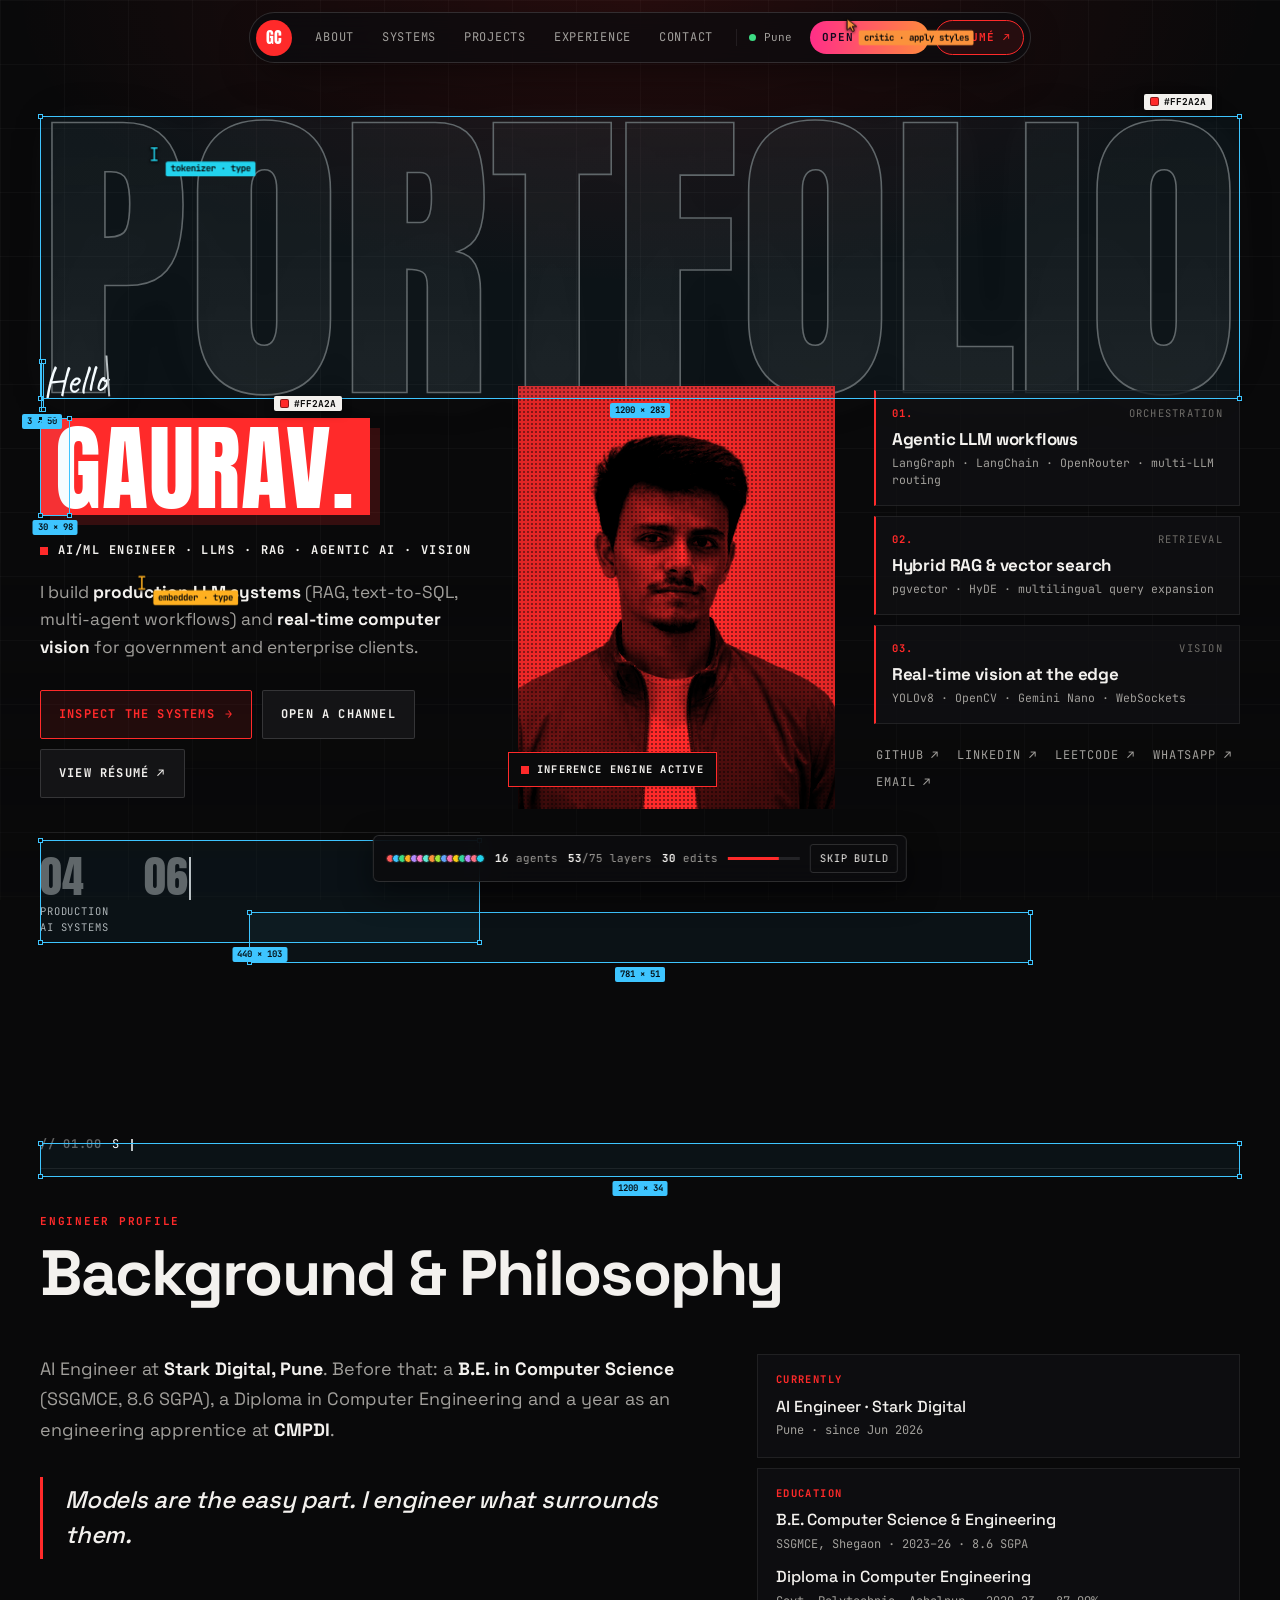
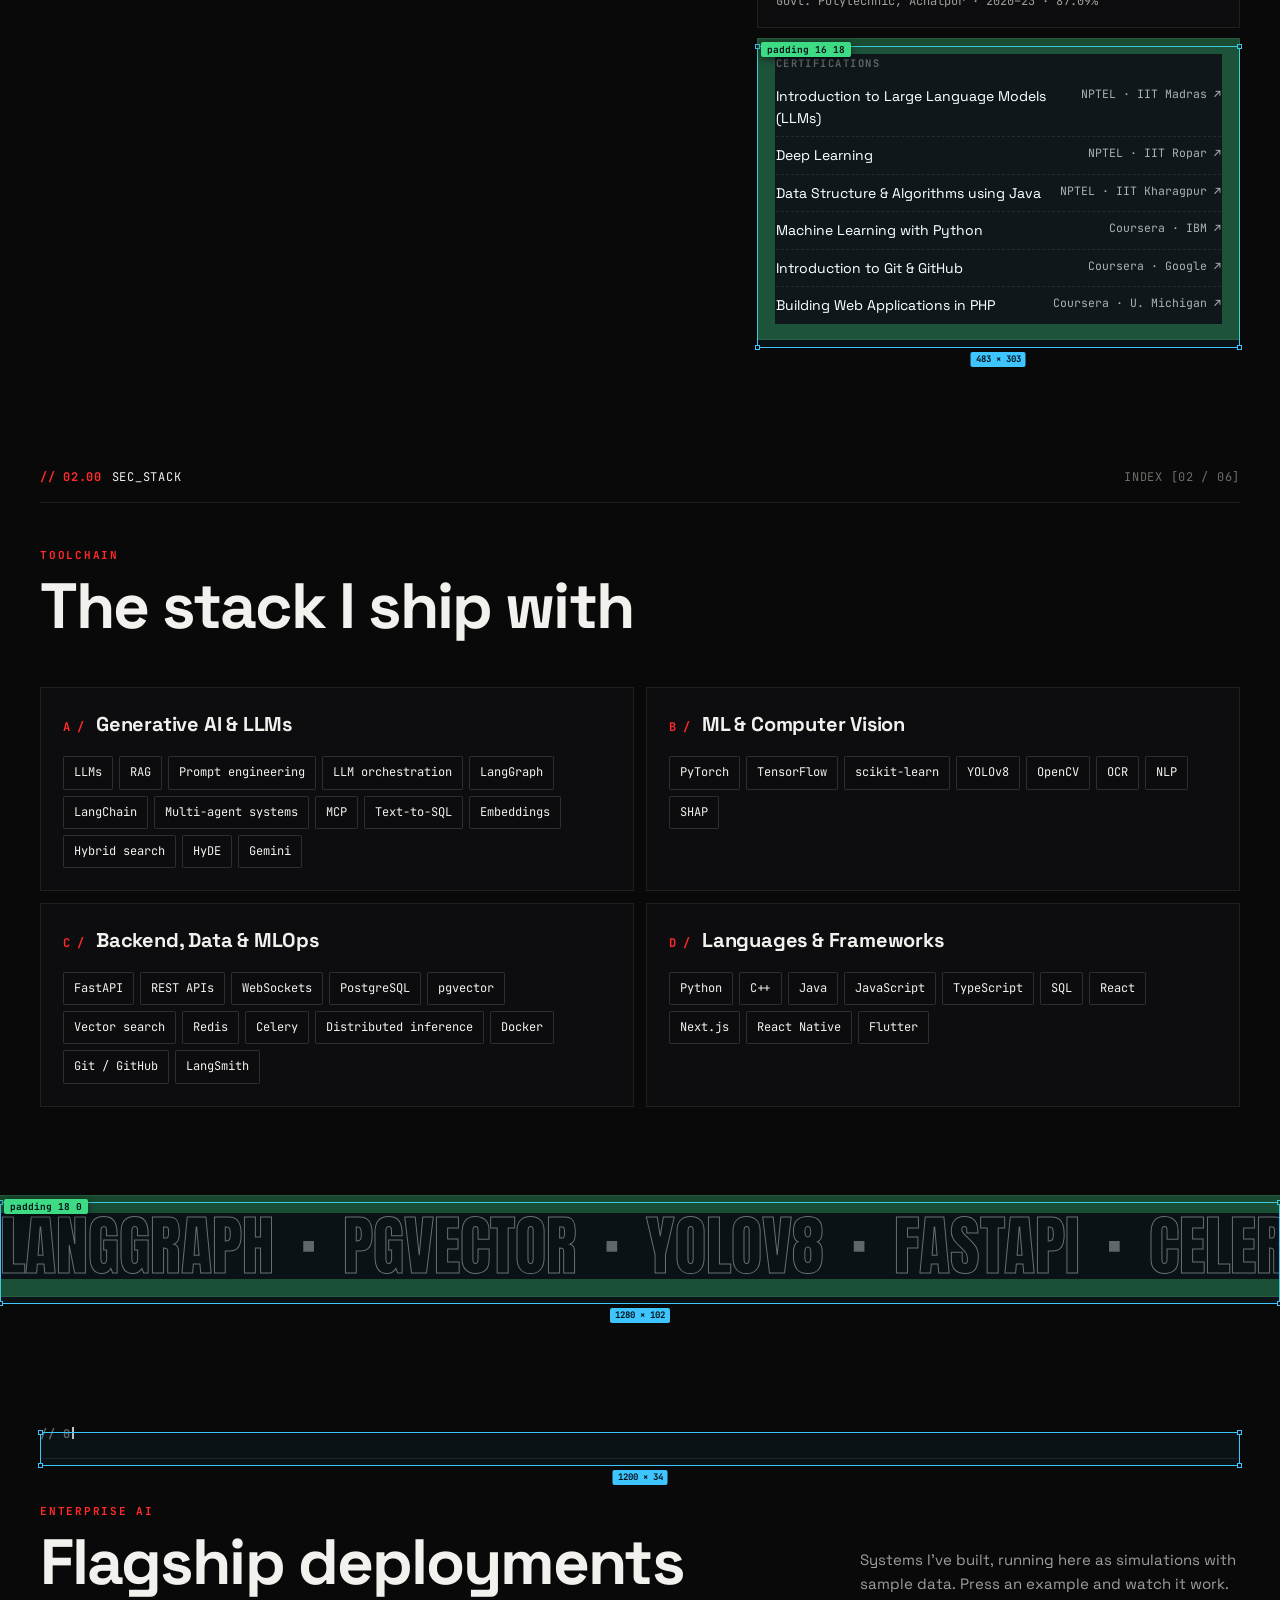
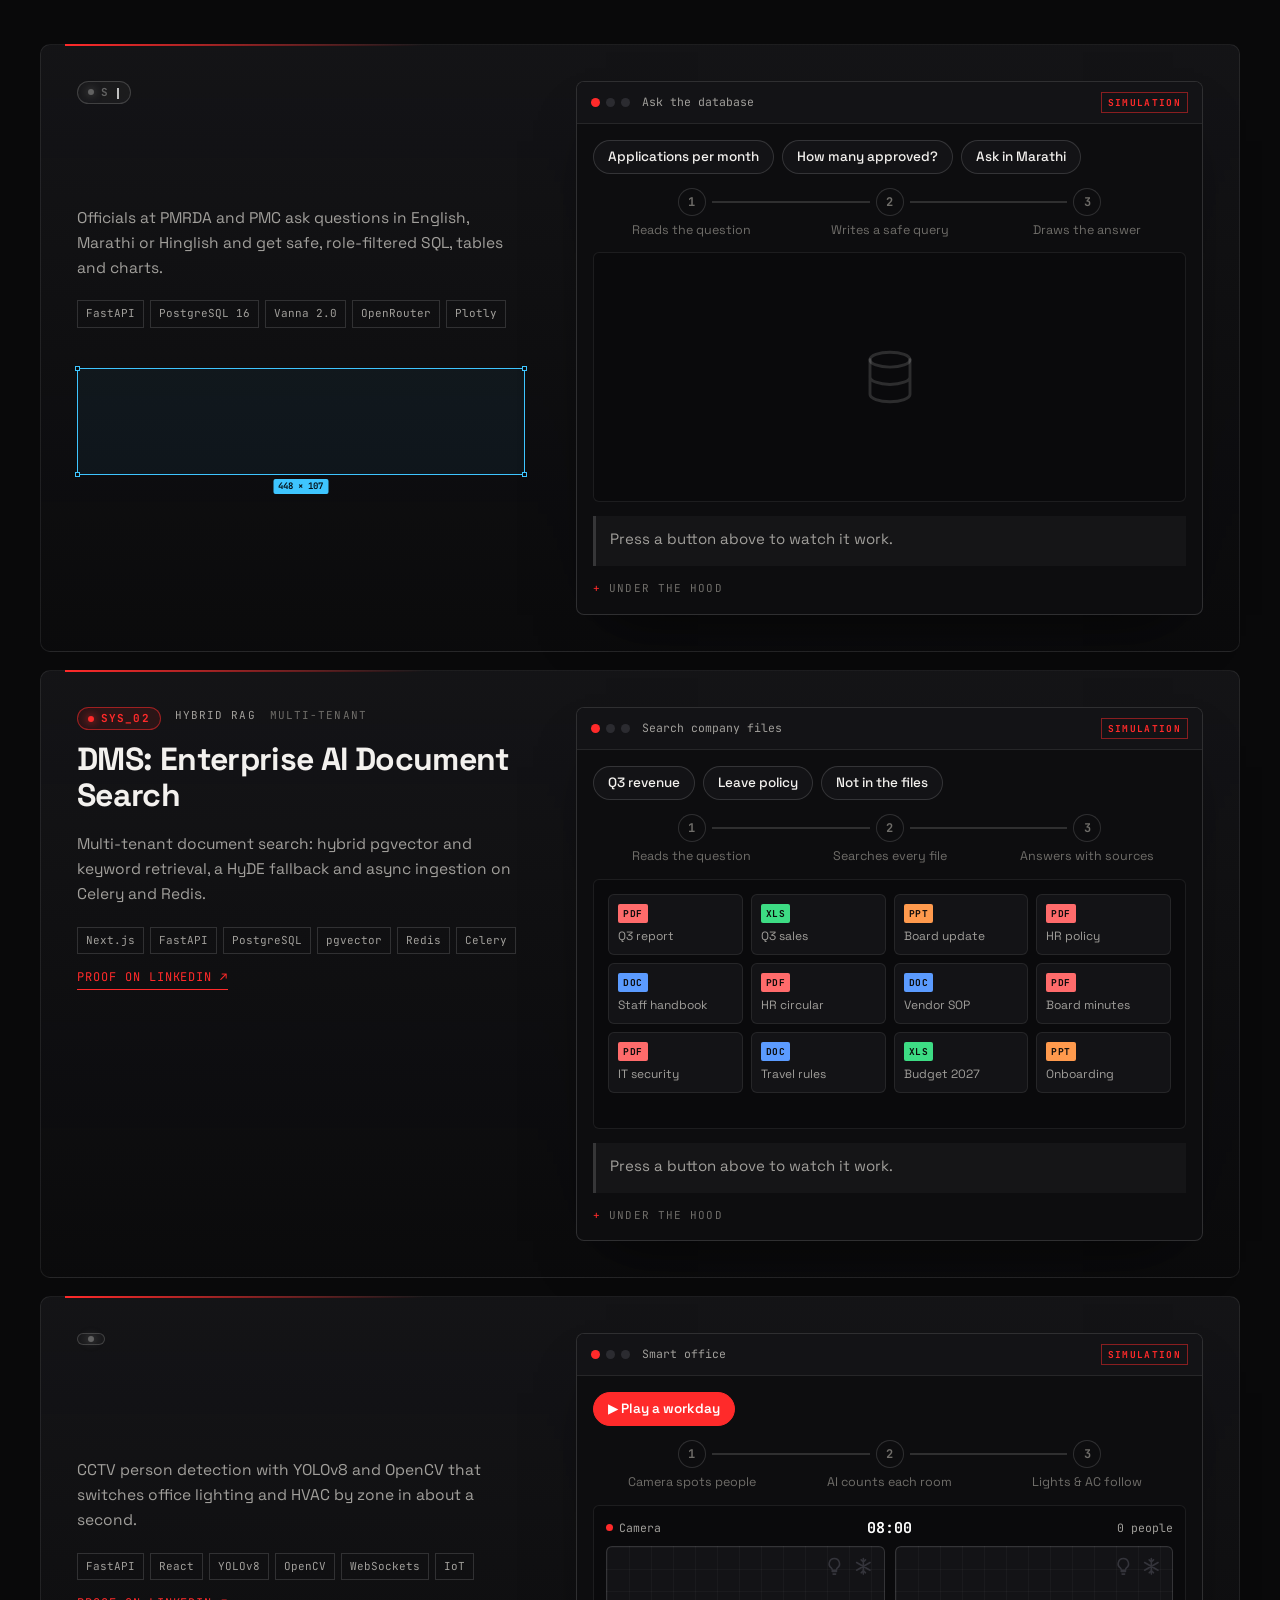
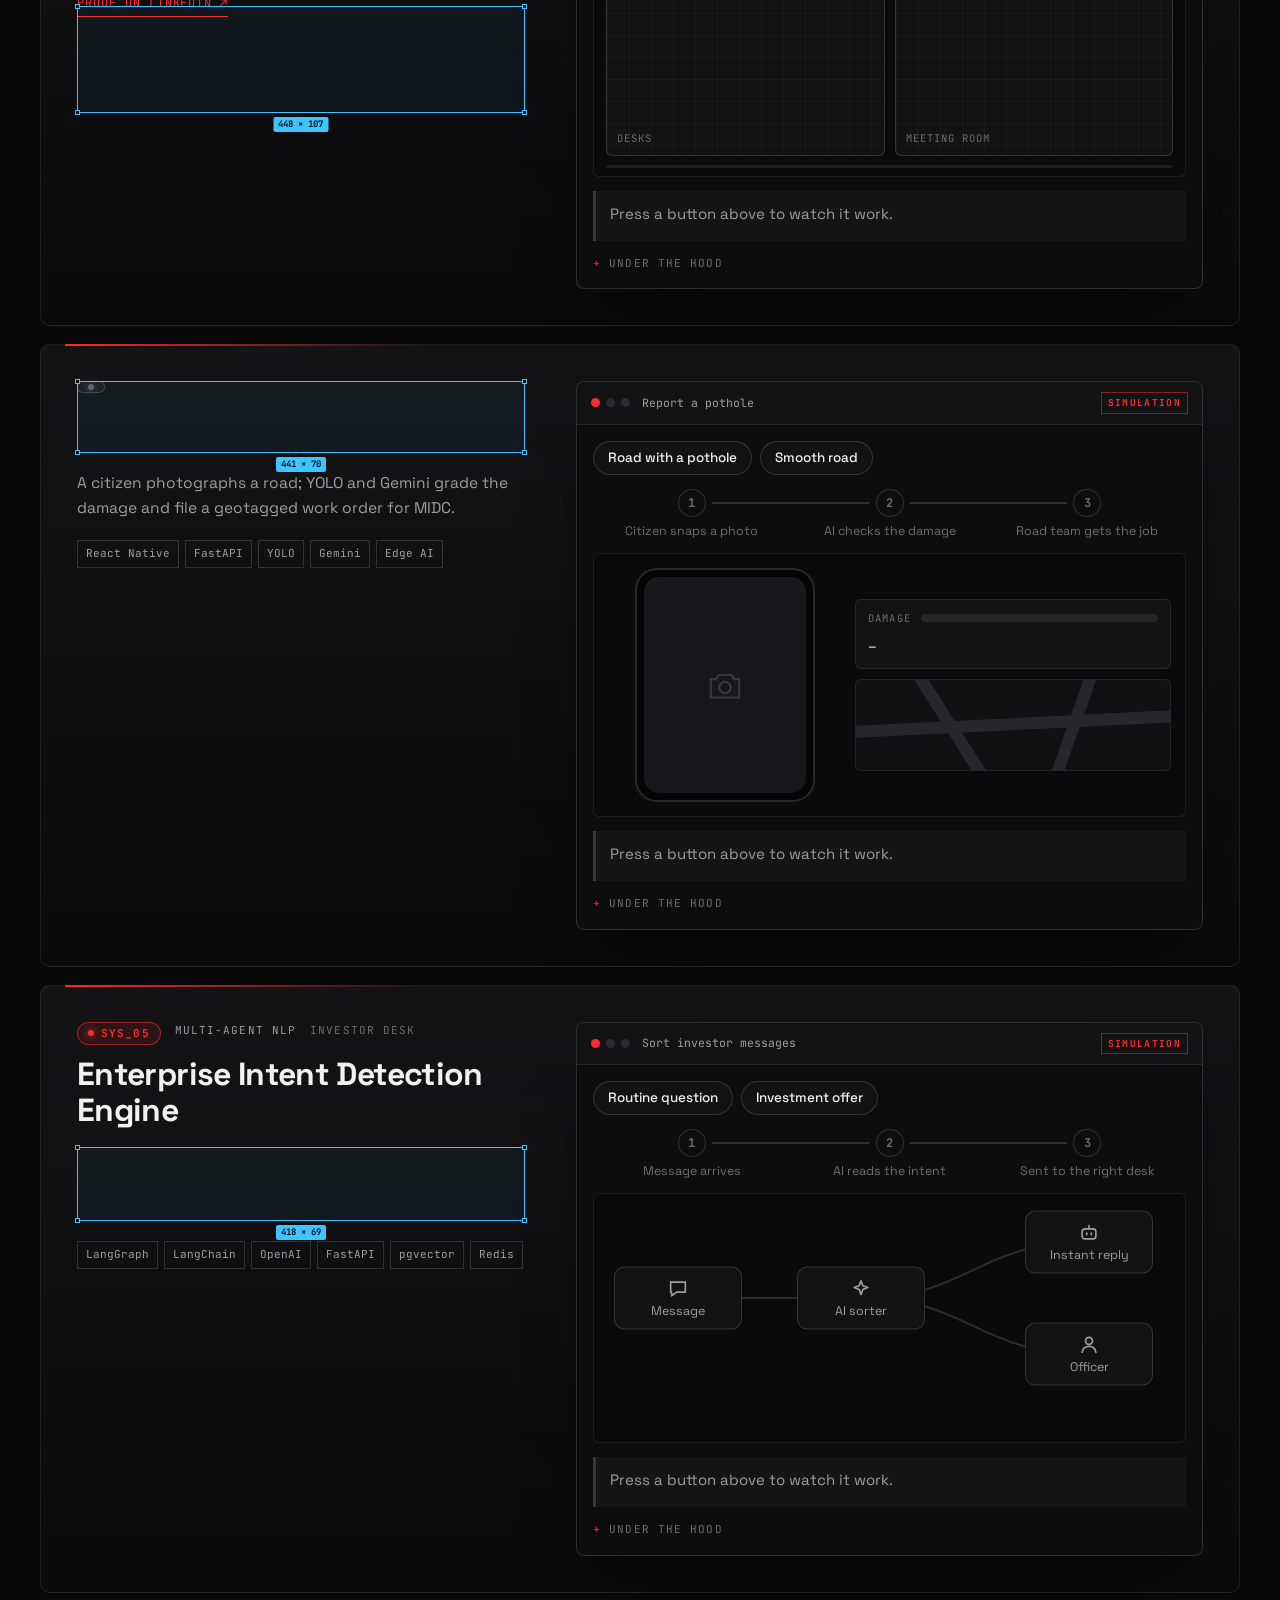
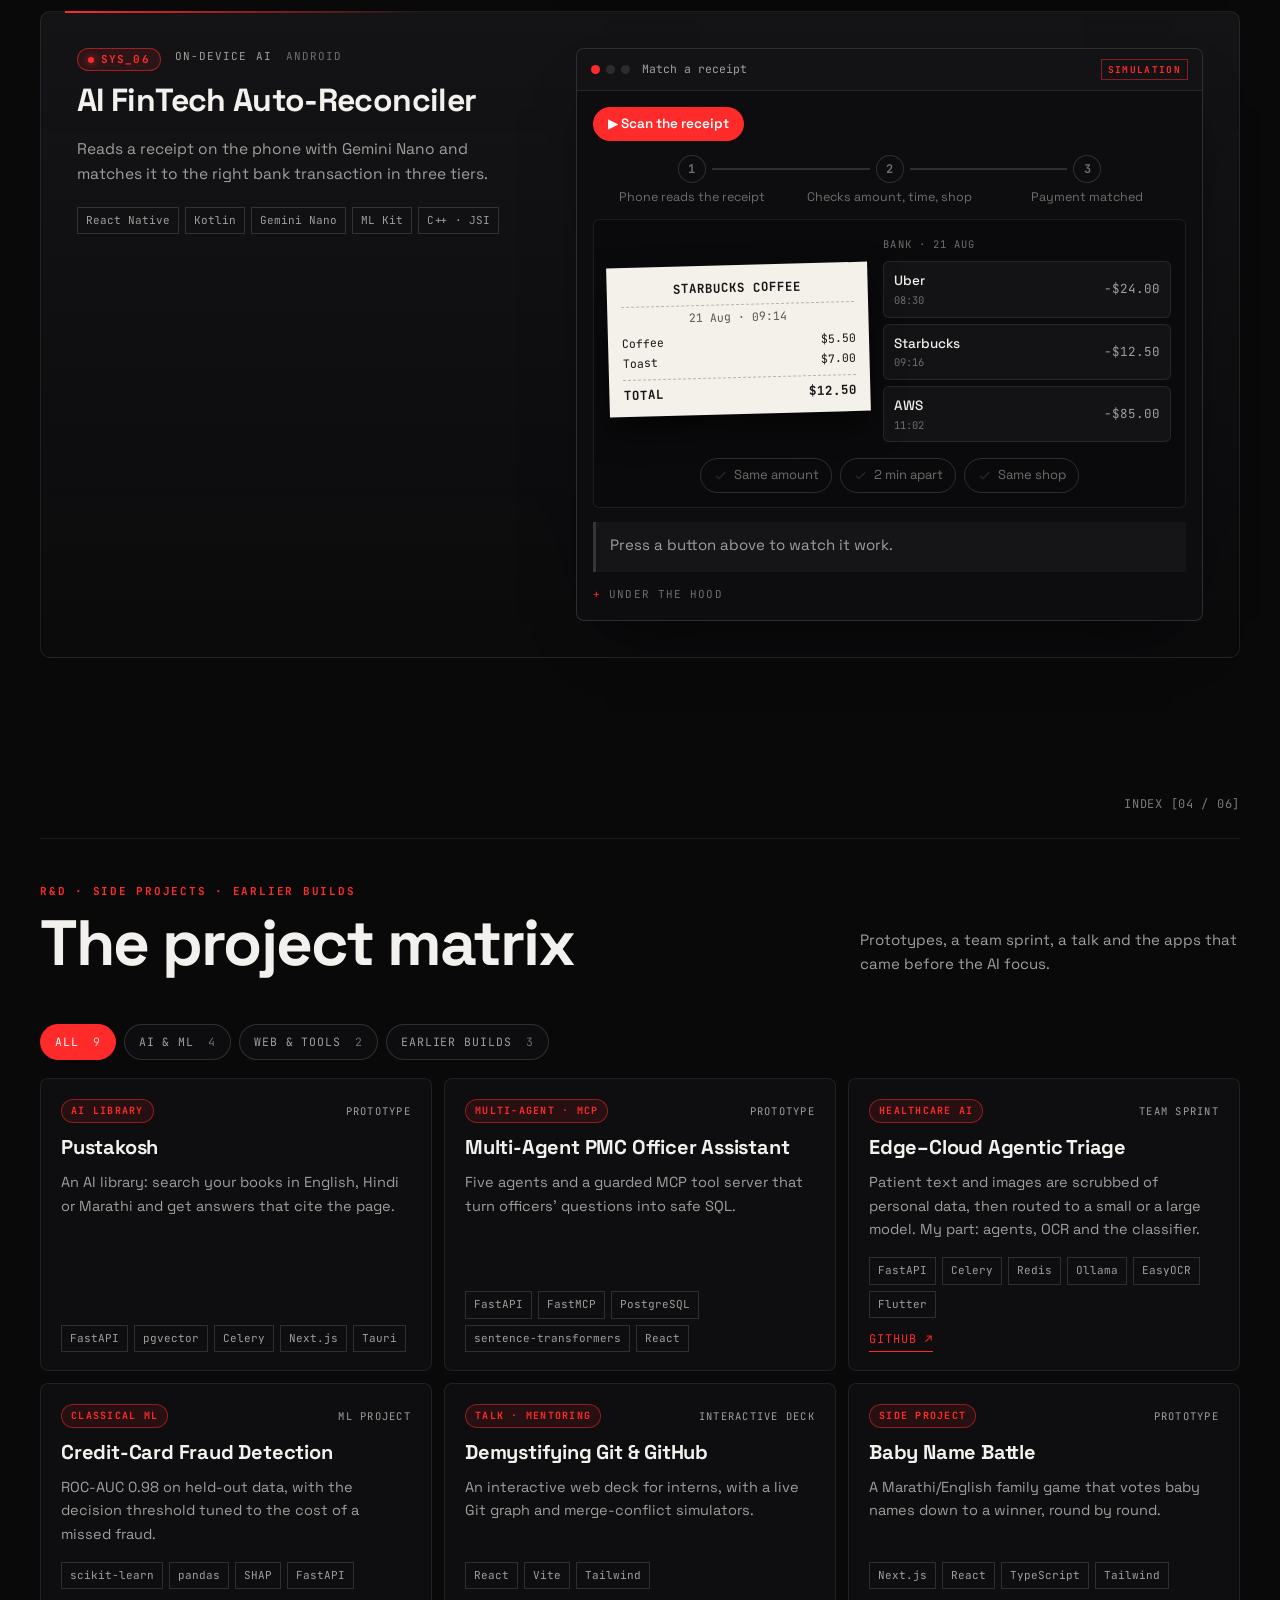
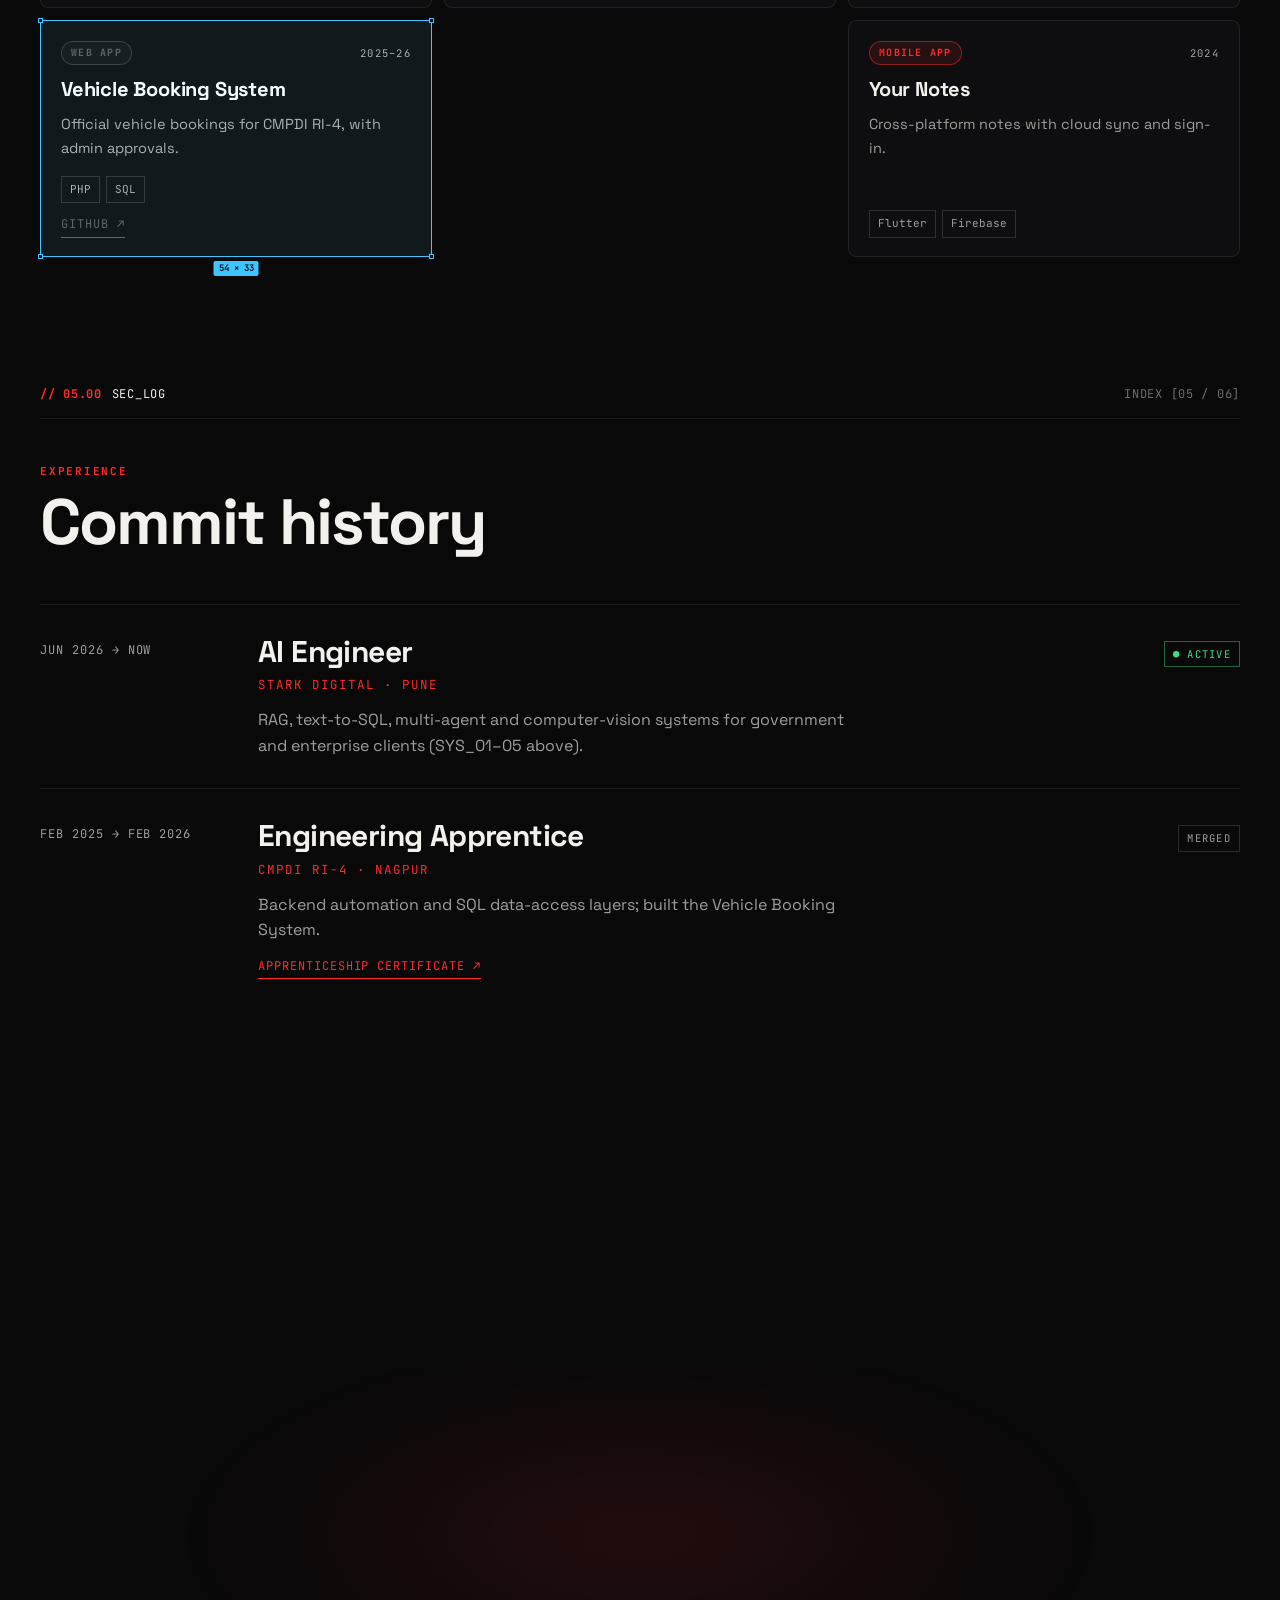
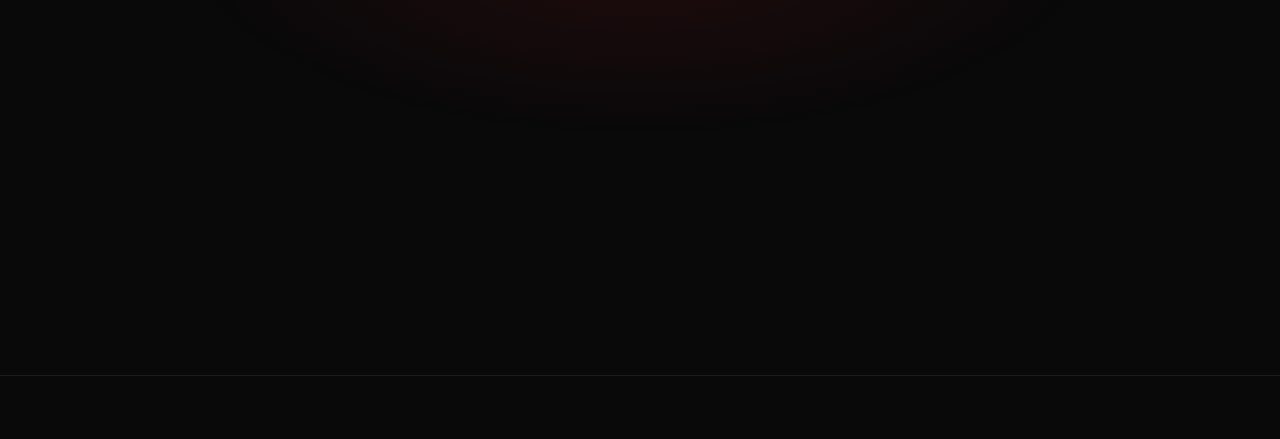
<file: index.html>
<!DOCTYPE html>
<html lang="en">

<head>
    <meta charset="UTF-8">
    <meta name="viewport" content="width=device-width, initial-scale=1.0">
    <title>Gaurav Vilas Chaudhari — AI / ML Engineer</title>
    <meta name="description"
        content="Gaurav Vilas Chaudhari, AI/ML Engineer in Pune. Production LLM orchestration, RAG pipelines, natural-language analytics and real-time computer vision, with six interactive system demos.">
    <meta name="theme-color" content="#09090a">
    <meta property="og:type" content="website">
    <meta property="og:title" content="Gaurav Vilas Chaudhari — AI / ML Engineer">
    <meta property="og:description"
        content="LLM orchestration, RAG pipelines and real-time computer vision. Six interactive system demos.">
    <meta property="og:url" content="https://gaurav-chaudhari-2003.github.io/">
    <meta property="og:image" content="https://gaurav-chaudhari-2003.github.io/assets/portrait.jpg">
    <meta name="twitter:card" content="summary_large_image">
    <link rel="icon"
        href="data:image/svg+xml,%3Csvg xmlns='http://www.w3.org/2000/svg' viewBox='0 0 32 32'%3E%3Crect width='32' height='32' fill='%23ff2a2a'/%3E%3Ctext x='16' y='23' font-family='Impact,sans-serif' font-size='17' text-anchor='middle' fill='white'%3EGC%3C/text%3E%3C/svg%3E">

    <link rel="preconnect" href="https://fonts.googleapis.com">
    <link rel="preconnect" href="https://fonts.gstatic.com" crossorigin>
    <link
        href="https://fonts.googleapis.com/css2?family=Anton&family=Caveat:wght@600&family=JetBrains+Mono:wght@400;500;700&family=Space+Grotesk:wght@400;500;700&display=swap"
        rel="stylesheet">
    <link rel="stylesheet" href="styles.css?v=13">

    <!-- Decide before first paint whether the agent swarm assembles the page.
         Skipped for reduced-motion users, deep links, and after "Skip" in this tab.
         If script.js never boots, a watchdog reveals the page after 4s. -->
    <script>
        (function () {
            var d = document.documentElement;
            var reduce = window.matchMedia && matchMedia('(prefers-reduced-motion: reduce)').matches;
            var skipped = false;
            try { skipped = sessionStorage.getItem('swarm-skip') === '1'; } catch (e) { }
            if (!reduce && !skipped && !location.hash) {
                d.classList.add('swarm-on');
                setTimeout(function () { if (!window.__swarmBooted) d.classList.remove('swarm-on'); }, 4000);
            }
        })();
    </script>
</head>

<body>
    <a class="skip-link" href="#main">Skip to content</a>
    <div class="bg-grid" aria-hidden="true"></div>

    <!-- ============ NAV ============ -->
    <header class="nav" id="nav">
        <div class="nav-inner" data-build="nav">
            <a href="#top" class="brand" aria-label="Gaurav Chaudhari, back to top">
                <span class="brand-mark">GC</span>
            </a>
            <nav class="nav-links" aria-label="Primary">
                <a href="#about">About</a>
                <a href="#systems">Systems</a>
                <a href="#lab">Projects</a>
                <a href="#log">Experience</a>
                <a href="#contact">Contact</a>
            </nav>
            <span class="nav-status" title="Available · Pune, IN"><span class="pulse"></span>Pune</span>
            <a class="nav-ow" href="open-world/" title="The same portfolio, as an open-world game">Open world ▸</a>
            <a class="nav-cv" href="assets/Gaurav%20Chaudhari%20AI%20CV.pdf" target="_blank" rel="noopener" type="application/pdf">Résumé ↗</a>
            <button class="nav-toggle" type="button" aria-expanded="false" aria-controls="nav-menu">Menu</button>
        </div>
        <nav class="nav-menu" id="nav-menu" aria-label="Mobile">
            <a href="#about"><span>01</span>About</a>
            <a href="#stack"><span>02</span>Stack</a>
            <a href="#systems"><span>03</span>Systems</a>
            <a href="#lab"><span>04</span>Projects</a>
            <a href="#log"><span>05</span>Experience</a>
            <a href="#contact"><span>06</span>Contact</a>
            <a href="open-world/" class="menu-ow"><span>▸</span>Open-world edition</a>
        </nav>
    </header>

    <main id="main">

        <!-- ============ HERO ============ -->
        <section class="hero" id="top">
            <div class="wrap">
                <div class="display-word hero-word" data-build="svg.display" aria-hidden="true">
                    <svg viewBox="0 0 1000 232" preserveAspectRatio="xMidYMid meet">
                        <defs>
                            <linearGradient id="g-red" x1="0" y1="0" x2="0" y2="1">
                                <stop offset="0" stop-color="#ff2a2a" stop-opacity="0.02" />
                                <stop offset="1" stop-color="#ff2a2a" stop-opacity="0.22" />
                            </linearGradient>
                        </defs>
                        <text x="0" y="222" textLength="1000" lengthAdjust="spacingAndGlyphs">PORTFOLIO</text>
                    </svg>
                </div>

                <div class="hero-grid">
                    <div class="hero-intro">
                        <p class="hello" data-build="p.greeting">Hello, I'm</p>
                        <h1 class="name-block" data-build="h1.name">Gaurav<span class="sr-only"> Vilas Chaudhari</span>.</h1>
                        <p class="role mono" data-build="p.role"><span class="sq"></span>AI/ML Engineer · LLMs · RAG · Agentic AI · Vision</p>
                        <p class="lede" data-build="p.summary">I build <b>production LLM systems</b> (RAG, text-to-SQL, multi-agent workflows) and <b>real-time computer vision</b> for government and enterprise clients.</p>
                        <div class="hero-cta" data-build="div.cta">
                            <a class="btn btn-red" href="#systems">Inspect the systems <span aria-hidden="true">→</span></a>
                            <a class="btn btn-ghost" href="#contact">Open a channel</a>
                            <a class="btn btn-ghost" href="assets/Gaurav%20Chaudhari%20AI%20CV.pdf" target="_blank" rel="noopener" type="application/pdf">View résumé ↗</a>
                        </div>
                        <dl class="hero-stats" data-build="dl.stats">
                            <div><dt>04</dt><dd>Production<br>AI systems</dd></div>
                            <div><dt>06</dt><dd>Live demos<br>on this page</dd></div>
                            <div><dt>~1s</dt><dd>Edge vision<br>latency</dd></div>
                        </dl>
                    </div>

                    <figure class="portrait" data-build="figure.portrait">
                        <div class="portrait-frame">
                            <img src="assets/portrait.webp" alt="Portrait of Gaurav Vilas Chaudhari" width="720" height="960">
                        </div>
                        <figcaption class="mono"><span class="sq"></span>Inference engine active</figcaption>
                    </figure>

                    <div class="caps">
                        <article class="cap" data-build="card.cap-01">
                            <div class="cap-top mono"><span class="cap-idx">01.</span><span>Orchestration</span></div>
                            <h2 class="cap-title">Agentic LLM workflows</h2>
                            <p>LangGraph · LangChain · OpenRouter · multi-LLM routing</p>
                        </article>
                        <article class="cap" data-build="card.cap-02">
                            <div class="cap-top mono"><span class="cap-idx">02.</span><span>Retrieval</span></div>
                            <h2 class="cap-title">Hybrid RAG &amp; vector search</h2>
                            <p>pgvector · HyDE · multilingual query expansion</p>
                        </article>
                        <article class="cap" data-build="card.cap-03">
                            <div class="cap-top mono"><span class="cap-idx">03.</span><span>Vision</span></div>
                            <h2 class="cap-title">Real-time vision at the edge</h2>
                            <p>YOLOv8 · OpenCV · Gemini Nano · WebSockets</p>
                        </article>
                        <ul class="hero-links mono" data-build="ul.links">
                            <li><a href="https://github.com/Gaurav-Chaudhari-2003" target="_blank" rel="noopener">GitHub ↗</a></li>
                            <li><a href="https://www.linkedin.com/in/gaurav-chaudhari-8129ab206" target="_blank" rel="noopener">LinkedIn ↗</a></li>
                            <li><a href="https://leetcode.com/u/Gaurav-Chaudhari-2003/" target="_blank" rel="noopener">LeetCode ↗</a></li>
                            <li><a href="https://wa.me/919665305197?text=Hi%20Gaurav%2C%20I%20saw%20your%20portfolio." target="_blank" rel="noopener">WhatsApp ↗</a></li>
                            <li><a href="mailto:chaudharigaurav177@gmail.com">Email ↗</a></li>
                        </ul>
                    </div>
                </div>
            </div>
        </section>

        <!-- ============ 01 ABOUT ============ -->
        <section class="section" id="about">
            <div class="wrap">
                <div class="sec-index mono" data-build="div.index"><span class="sec-num">// 01.00</span> SEC_ABOUT <span class="sec-count">INDEX [01 / 06]</span></div>
                <header class="sec-head" data-build="h2.about">
                    <p class="eyebrow mono">Engineer profile</p>
                    <h2>Background &amp; Philosophy</h2>
                </header>
                <div class="about-grid">
                    <div class="about-copy">
                        <p data-build="p.bio">AI Engineer at <b>Stark Digital, Pune</b>. Before that: a <b>B.E. in Computer
                            Science</b> (SSGMCE, 8.6 SGPA), a Diploma in Computer Engineering and a year as an
                            engineering apprentice at <b>CMPDI</b>.</p>
                        <blockquote data-build="blockquote.creed">Models are the easy part. I engineer what surrounds
                            them.</blockquote>
                    </div>
                    <aside class="about-side">
                        <div class="kv" data-build="card.now">
                            <span class="kv-k mono">Currently</span>
                            <span class="kv-v">AI Engineer · Stark Digital</span>
                            <span class="kv-s mono">Pune · since Jun 2026</span>
                        </div>
                        <div class="kv" data-build="card.edu">
                            <span class="kv-k mono">Education</span>
                            <span class="kv-v">B.E. Computer Science &amp; Engineering</span>
                            <span class="kv-s mono">SSGMCE, Shegaon · 2023–26 · 8.6 SGPA</span>
                            <span class="kv-v">Diploma in Computer Engineering</span>
                            <span class="kv-s mono">Govt. Polytechnic, Achalpur · 2020–23 · 87.09%</span>
                        </div>
                        <div class="kv" data-build="card.certs">
                            <span class="kv-k mono">Certifications</span>
                            <ul class="cert-list">
                                <li><a href="https://drive.google.com/file/d/1LKiKiCSyHxDSOxd8qfE8MVaAI8nxudE7/view?usp=sharing" target="_blank" rel="noopener">Introduction to Large Language Models (LLMs) <span class="mono">NPTEL · IIT Madras ↗</span></a></li>
                                <li><a href="https://nptel.ac.in/noc/E_Certificate/NOC26CS66S16510000604448586" target="_blank" rel="noopener">Deep Learning <span class="mono">NPTEL · IIT Ropar ↗</span></a></li>
                                <li><a href="https://archive.nptel.ac.in/content/noc/NOC25/SEM2/Ecertificates/106/noc25-cs148/Course/NPTEL25CS148S106440125410436430.pdf" target="_blank" rel="noopener">Data Structure &amp; Algorithms using Java <span class="mono">NPTEL · IIT Kharagpur ↗</span></a></li>
                                <li><a href="https://www.coursera.org/account/accomplishments/verify/9J72WXSGN29V" target="_blank" rel="noopener">Machine Learning with Python <span class="mono">Coursera · IBM ↗</span></a></li>
                                <li><a href="https://www.coursera.org/account/accomplishments/verify/3QEFFAUMZB5U" target="_blank" rel="noopener">Introduction to Git &amp; GitHub <span class="mono">Coursera · Google ↗</span></a></li>
                                <li><a href="https://www.coursera.org/account/accomplishments/verify/P52DN9MHYMEX" target="_blank" rel="noopener">Building Web Applications in PHP <span class="mono">Coursera · U. Michigan ↗</span></a></li>
                            </ul>
                        </div>
                    </aside>
                </div>
            </div>
        </section>

        <!-- ============ 02 STACK ============ -->
        <section class="section" id="stack">
            <div class="wrap">
                <div class="sec-index mono" data-build="div.index"><span class="sec-num">// 02.00</span> SEC_STACK <span class="sec-count">INDEX [02 / 06]</span></div>
                <header class="sec-head" data-build="h2.stack">
                    <p class="eyebrow mono">Toolchain</p>
                    <h2>The stack I ship with</h2>
                </header>
                <div class="stack-grid">
                    <article class="stack-card" data-build="card.ai">
                        <header><span class="mono">A /</span>
                            <h3>Generative AI &amp; LLMs</h3>
                        </header>
                        <ul class="chips">
                            <li>LLMs</li><li>RAG</li><li>Prompt engineering</li><li>LLM orchestration</li><li>LangGraph</li>
                            <li>LangChain</li><li>Multi-agent systems</li><li>MCP</li><li>Text-to-SQL</li><li>Embeddings</li>
                            <li>Hybrid search</li><li>HyDE</li><li>Gemini</li>
                        </ul>
                    </article>
                    <article class="stack-card" data-build="card.ml">
                        <header><span class="mono">B /</span>
                            <h3>ML &amp; Computer Vision</h3>
                        </header>
                        <ul class="chips">
                            <li>PyTorch</li><li>TensorFlow</li><li>scikit-learn</li><li>YOLOv8</li><li>OpenCV</li>
                            <li>OCR</li><li>NLP</li><li>SHAP</li>
                        </ul>
                    </article>
                    <article class="stack-card" data-build="card.backend">
                        <header><span class="mono">C /</span>
                            <h3>Backend, Data &amp; MLOps</h3>
                        </header>
                        <ul class="chips">
                            <li>FastAPI</li><li>REST APIs</li><li>WebSockets</li><li>PostgreSQL</li><li>pgvector</li>
                            <li>Vector search</li><li>Redis</li><li>Celery</li><li>Distributed inference</li><li>Docker</li>
                            <li>Git / GitHub</li><li>LangSmith</li>
                        </ul>
                    </article>
                    <article class="stack-card" data-build="card.lang">
                        <header><span class="mono">D /</span>
                            <h3>Languages &amp; Frameworks</h3>
                        </header>
                        <ul class="chips">
                            <li>Python</li><li>C++</li><li>Java</li><li>JavaScript</li><li>TypeScript</li><li>SQL</li>
                            <li>React</li><li>Next.js</li><li>React Native</li><li>Flutter</li>
                        </ul>
                    </article>
                </div>
            </div>
            <div class="ticker" data-build="div.ticker" aria-hidden="true">
                <div class="ticker-track">
                    <span>LangGraph</span><i>■</i><span>pgvector</span><i>■</i><span>YOLOv8</span><i>■</i><span>FastAPI</span><i>■</i><span>Celery</span><i>■</i><span>HyDE</span><i>■</i><span>OpenCV</span><i>■</i><span>Gemini Nano</span><i>■</i>
                    <span>LangGraph</span><i>■</i><span>pgvector</span><i>■</i><span>YOLOv8</span><i>■</i><span>FastAPI</span><i>■</i><span>Celery</span><i>■</i><span>HyDE</span><i>■</i><span>OpenCV</span><i>■</i><span>Gemini Nano</span><i>■</i>
                </div>
            </div>
        </section>

        <!-- ============ 03 SYSTEMS ============ -->
        <section class="section" id="systems">
            <div class="wrap">
                <div class="sec-index mono" data-build="div.index"><span class="sec-num">// 03.00</span> SEC_SYSTEMS <span class="sec-count">INDEX [03 / 06]</span></div>
                <header class="sec-head sec-head-split" data-build="h2.systems">
                    <div>
                        <p class="eyebrow mono">Enterprise AI</p>
                        <h2>Flagship deployments</h2>
                    </div>
                    <p class="sec-note">Systems I&#39;ve built, running here as simulations with sample data. Press an example and watch it work.</p>
                </header>

                <!-- SYS_01 · NL → SQL -->
                <article class="sys" id="sys-01">
                    <div class="sys-info">
                        <div class="sys-head" data-build="div.sys-head">
                            <div class="sys-meta mono"><span class="sys-id">SYS_01</span><span>Natural language → SQL</span><span class="sys-client">PMRDA · PMC</span></div>
                            <h3>Natural-Language to SQL Analytics Engine</h3>
                        </div>
                        <p data-build="p.desc">Officials at PMRDA and PMC ask questions in English, Marathi or Hinglish and get safe, role-filtered SQL, tables and charts.</p>
                        <div class="sys-foot" data-build="div.stack">
                            <ul class="stack-line mono"><li>FastAPI</li><li>PostgreSQL 16</li><li>Vanna 2.0</li><li>OpenRouter</li><li>Plotly</li></ul>
                        </div>
                    </div>
                    <div class="demo" data-build="div.demo" data-sim="sql"><p class="sim-nojs mono">Interactive demo · needs JavaScript</p></div>
                </article>

                <!-- SYS_02 · DMS RAG -->
                <article class="sys" id="sys-02">
                    <div class="sys-info">
                        <div class="sys-head" data-build="div.sys-head">
                            <div class="sys-meta mono"><span class="sys-id">SYS_02</span><span>Hybrid RAG</span><span class="sys-client">Multi-tenant</span></div>
                            <h3>DMS: Enterprise AI Document Search</h3>
                        </div>
                        <p data-build="p.desc">Multi-tenant document search: hybrid pgvector and keyword retrieval, a HyDE fallback and async ingestion on Celery and Redis.</p>
                        <div class="sys-foot" data-build="div.stack">
                            <ul class="stack-line mono"><li>Next.js</li><li>FastAPI</li><li>PostgreSQL</li><li>pgvector</li><li>Redis</li><li>Celery</li></ul>
                            <a class="proof mono" href="https://www.linkedin.com/posts/stark-digital-media-services-pvt%2E-ltd%2E_stark-digitals-ai-team-solved-enterprise-activity-7492924379610222592-JgkU" target="_blank" rel="noopener">Proof on LinkedIn ↗</a>
                        </div>
                    </div>
                    <div class="demo" data-build="div.demo" data-sim="rag"><p class="sim-nojs mono">Interactive demo · needs JavaScript</p></div>
                </article>

                <!-- SYS_03 · IRIS -->
                <article class="sys" id="sys-03">
                    <div class="sys-info">
                        <div class="sys-head" data-build="div.sys-head">
                            <div class="sys-meta mono"><span class="sys-id">SYS_03</span><span>Vision telemetry</span><span class="sys-client">Commercial office</span></div>
                            <h3>Project Iris: AI Vision Telemetry &amp; Automation</h3>
                        </div>
                        <p data-build="p.desc">CCTV person detection with YOLOv8 and OpenCV that switches office lighting and HVAC by zone in about a second.</p>
                        <div class="sys-foot" data-build="div.stack">
                            <ul class="stack-line mono"><li>FastAPI</li><li>React</li><li>YOLOv8</li><li>OpenCV</li><li>WebSockets</li><li>IoT</li></ul>
                            <a class="proof mono" href="https://www.linkedin.com/posts/stark-digital-media-services-pvt%2E-ltd%2E_the-smarter-way-to-automate-commercial-energy-activity-7495097882304454656-rLDQ" target="_blank" rel="noopener">Proof on LinkedIn ↗</a>
                        </div>
                    </div>
                    <div class="demo" data-build="div.demo" data-sim="iris"><p class="sim-nojs mono">Interactive demo · needs JavaScript</p></div>
                </article>

                <!-- SYS_04 · POTHOLE -->
                <article class="sys" id="sys-04">
                    <div class="sys-info">
                        <div class="sys-head" data-build="div.sys-head">
                            <div class="sys-meta mono"><span class="sys-id">SYS_04</span><span>Edge AI · multimodal</span><span class="sys-client">MIDC</span></div>
                            <h3>MIDC Pothole Detection</h3>
                        </div>
                        <p data-build="p.desc">A citizen photographs a road; YOLO and Gemini grade the damage and file a geotagged work order for MIDC.</p>
                        <div class="sys-foot" data-build="div.stack">
                            <ul class="stack-line mono"><li>React Native</li><li>FastAPI</li><li>YOLO</li><li>Gemini</li><li>Edge AI</li></ul>
                        </div>
                    </div>
                    <div class="demo" data-build="div.demo" data-sim="pothole"><p class="sim-nojs mono">Interactive demo · needs JavaScript</p></div>
                </article>

                <!-- SYS_05 · INTENT ENGINE -->
                <article class="sys" id="sys-05">
                    <div class="sys-info">
                        <div class="sys-head" data-build="div.sys-head">
                            <div class="sys-meta mono"><span class="sys-id">SYS_05</span><span>Multi-agent NLP</span><span class="sys-client">Investor desk</span></div>
                            <h3>Enterprise Intent Detection Engine</h3>
                        </div>
                        <p data-build="p.desc">A LangGraph router that auto-answers routine investor questions and escalates real investment proposals to an officer.</p>
                        <div class="sys-foot" data-build="div.stack">
                            <ul class="stack-line mono"><li>LangGraph</li><li>LangChain</li><li>OpenAI</li><li>FastAPI</li><li>pgvector</li><li>Redis</li></ul>
                        </div>
                    </div>
                    <div class="demo" data-build="div.demo" data-sim="intent"><p class="sim-nojs mono">Interactive demo · needs JavaScript</p></div>
                </article>

                <!-- SYS_06 · RECONCILER -->
                <article class="sys" id="sys-06">
                    <div class="sys-info">
                        <div class="sys-head" data-build="div.sys-head">
                            <div class="sys-meta mono"><span class="sys-id">SYS_06</span><span>On-device AI</span><span class="sys-client">Android</span></div>
                            <h3>AI FinTech Auto-Reconciler</h3>
                        </div>
                        <p data-build="p.desc">Reads a receipt on the phone with Gemini Nano and matches it to the right bank transaction in three tiers.</p>
                        <div class="sys-foot" data-build="div.stack">
                            <ul class="stack-line mono"><li>React Native</li><li>Kotlin</li><li>Gemini Nano</li><li>ML Kit</li><li>C++ · JSI</li></ul>
                        </div>
                    </div>
                    <div class="demo" data-build="div.demo" data-sim="recon"><p class="sim-nojs mono">Interactive demo · needs JavaScript</p></div>
                </article>
            </div>
        </section>

        <!-- ============ 04 PROJECTS ============ -->
        <section class="section" id="lab">
            <div class="wrap">
                <div class="sec-index mono" data-build="div.index"><span class="sec-num">// 04.00</span> SEC_PROJECTS <span class="sec-count">INDEX [04 / 06]</span></div>
                <header class="sec-head sec-head-split" data-build="h2.lab">
                    <div>
                        <p class="eyebrow mono">R&amp;D · side projects · earlier builds</p>
                        <h2>The project matrix</h2>
                    </div>
                    <p class="sec-note">Prototypes, a team sprint, a talk and the apps that came before the AI focus.</p>
                </header>
                <div class="matrix-tabs mono" role="group" aria-label="Filter projects" data-build="div.filters">
                    <button type="button" class="m-tab is-on" data-filter="all" aria-pressed="true">All <span>9</span></button>
                    <button type="button" class="m-tab" data-filter="ai" aria-pressed="false">AI &amp; ML <span>4</span></button>
                    <button type="button" class="m-tab" data-filter="web" aria-pressed="false">Web &amp; tools <span>2</span></button>
                    <button type="button" class="m-tab" data-filter="early" aria-pressed="false">Earlier builds <span>3</span></button>
                </div>
                <div class="lab-grid">
                    <article class="lab-card" data-cat="ai" data-build="card.lab">
                        <div class="lab-top mono"><span class="lab-tag">AI library</span><span class="lab-status">Prototype</span></div>
                        <h3>Pustakosh</h3>
                        <p>An AI library: search your books in English, Hindi or Marathi and get answers that cite the page.</p>
                        <div class="lab-foot">
                            <ul class="stack-line mono"><li>FastAPI</li><li>pgvector</li><li>Celery</li><li>Next.js</li><li>Tauri</li></ul>
                        </div>
                    </article>
                    <article class="lab-card" data-cat="ai" data-build="card.lab">
                        <div class="lab-top mono"><span class="lab-tag">Multi-agent · MCP</span><span class="lab-status">Prototype</span></div>
                        <h3>Multi-Agent PMC Officer Assistant</h3>
                        <p>Five agents and a guarded MCP tool server that turn officers&#39; questions into safe SQL.</p>
                        <div class="lab-foot">
                            <ul class="stack-line mono"><li>FastAPI</li><li>FastMCP</li><li>PostgreSQL</li><li>sentence-transformers</li><li>React</li></ul>
                        </div>
                    </article>
                    <article class="lab-card" data-cat="ai" data-build="card.lab">
                        <div class="lab-top mono"><span class="lab-tag">Healthcare AI</span><span class="lab-status">Team sprint</span></div>
                        <h3>Edge–Cloud Agentic Triage</h3>
                        <p>Patient text and images are scrubbed of personal data, then routed to a small or a large model. My part: agents, OCR and the classifier.</p>
                        <div class="lab-foot">
                            <ul class="stack-line mono"><li>FastAPI</li><li>Celery</li><li>Redis</li><li>Ollama</li><li>EasyOCR</li><li>Flutter</li></ul>
                            <a class="proof mono" href="https://github.com/gaurav-chaudhari-sdms-493/edge-cloud-agentic-triage" target="_blank" rel="noopener">GitHub ↗</a>
                        </div>
                    </article>
                    <article class="lab-card" data-cat="ai" data-build="card.lab">
                        <div class="lab-top mono"><span class="lab-tag">Classical ML</span><span class="lab-status">ML project</span></div>
                        <h3>Credit-Card Fraud Detection</h3>
                        <p>ROC-AUC 0.98 on held-out data, with the decision threshold tuned to the cost of a missed fraud.</p>
                        <div class="lab-foot">
                            <ul class="stack-line mono"><li>scikit-learn</li><li>pandas</li><li>SHAP</li><li>FastAPI</li></ul>
                        </div>
                    </article>
                    <article class="lab-card" data-cat="web" data-build="card.lab">
                        <div class="lab-top mono"><span class="lab-tag">Talk · mentoring</span><span class="lab-status">Interactive deck</span></div>
                        <h3>Demystifying Git &amp; GitHub</h3>
                        <p>An interactive web deck for interns, with a live Git graph and merge-conflict simulators.</p>
                        <div class="lab-foot">
                            <ul class="stack-line mono"><li>React</li><li>Vite</li><li>Tailwind</li></ul>
                        </div>
                    </article>
                    <article class="lab-card" data-cat="web" data-build="card.lab">
                        <div class="lab-top mono"><span class="lab-tag">Side project</span><span class="lab-status">Prototype</span></div>
                        <h3>Baby Name Battle</h3>
                        <p>A Marathi/English family game that votes baby names down to a winner, round by round.</p>
                        <div class="lab-foot">
                            <ul class="stack-line mono"><li>Next.js</li><li>React</li><li>TypeScript</li><li>Tailwind</li></ul>
                        </div>
                    </article>
                    <article class="lab-card" data-cat="early" data-build="card.lab">
                        <div class="lab-top mono"><span class="lab-tag">Web app</span><span class="lab-status">2025–26</span></div>
                        <h3>Vehicle Booking System</h3>
                        <p>Official vehicle bookings for CMPDI RI-4, with admin approvals.</p>
                        <div class="lab-foot">
                            <ul class="stack-line mono"><li>PHP</li><li>SQL</li></ul>
                            <a class="proof mono" href="https://github.com/Gaurav-Chaudhari-2003/VehicleBooking" target="_blank" rel="noopener">GitHub ↗</a>
                        </div>
                    </article>
                    <article class="lab-card" data-cat="early" data-build="card.lab">
                        <div class="lab-top mono"><span class="lab-tag">Android app</span><span class="lab-status">Diploma era</span></div>
                        <h3>GPA Achalpur App</h3>
                        <p>College app: attendance, notices, study material and library.</p>
                        <div class="lab-foot">
                            <ul class="stack-line mono"><li>Java</li><li>Android</li></ul>
                        </div>
                    </article>
                    <article class="lab-card" data-cat="early" data-build="card.lab">
                        <div class="lab-top mono"><span class="lab-tag">Mobile app</span><span class="lab-status">2024</span></div>
                        <h3>Your Notes</h3>
                        <p>Cross-platform notes with cloud sync and sign-in.</p>
                        <div class="lab-foot">
                            <ul class="stack-line mono"><li>Flutter</li><li>Firebase</li></ul>
                        </div>
                    </article>
                </div>
            </div>
        </section>

        <!-- ============ 05 EXPERIENCE ============ -->
        <section class="section" id="log">
            <div class="wrap">
                <div class="sec-index mono" data-build="div.index"><span class="sec-num">// 05.00</span> SEC_LOG <span class="sec-count">INDEX [05 / 06]</span></div>
                <header class="sec-head" data-build="h2.log">
                    <p class="eyebrow mono">Experience</p>
                    <h2>Commit history</h2>
                </header>
                <ol class="log-list">
                    <li class="log-item" data-build="li.entry">
                        <div class="log-when mono">Jun 2026 → now</div>
                        <div class="log-what">
                            <h3>AI Engineer</h3>
                            <p class="log-org mono">Stark Digital · Pune</p>
                            <p>RAG, text-to-SQL, multi-agent and computer-vision systems for government and enterprise clients (SYS_01–05 above).</p>
                        </div>
                        <span class="log-state mono is-active">Active</span>
                    </li>
                    <li class="log-item" data-build="li.entry">
                        <div class="log-when mono">Feb 2025 → Feb 2026</div>
                        <div class="log-what">
                            <h3>Engineering Apprentice</h3>
                            <p class="log-org mono">CMPDI RI-4 · Nagpur</p>
                            <p>Backend automation and SQL data-access layers; built the Vehicle Booking System.</p>
                            <a class="proof mono log-cert" href="https://photos.app.goo.gl/cXYuocPE2nUkgQCb9" target="_blank" rel="noopener">Apprenticeship certificate ↗</a>
                        </div>
                        <span class="log-state mono">Merged</span>
                    </li>
                    <li class="log-item" data-build="li.entry">
                        <div class="log-when mono">Jul 2022 → Aug 2022</div>
                        <div class="log-what">
                            <h3>Python Intern</h3>
                            <p class="log-org mono">MDB Electrosoft · Amravati</p>
                            <p>Six-week internship in Python programming and GUI development.</p>
                            <a class="proof mono log-cert" href="https://photos.app.goo.gl/87jyKpqd8yQv7u2EA" target="_blank" rel="noopener">Internship certificate ↗</a>
                        </div>
                        <span class="log-state mono">Merged</span>
                    </li>
                </ol>
            </div>
        </section>

        <!-- ============ 06 CONTACT ============ -->
        <section class="section contact" id="contact">
            <div class="wrap">
                <div class="sec-index mono" data-build="div.index"><span class="sec-num">// 06.00</span> SEC_CONTACT <span class="sec-count">INDEX [06 / 06]</span></div>
                <div class="cta">
                    <header class="cta-head" data-build="h2.contact">
                        <p class="eyebrow mono">Open channel</p>
                        <h2>Let&#39;s build something<br> that thinks.</h2>
                        <p class="cta-sub">Building with LLMs, retrieval or computer vision? Let&#39;s talk.</p>
                    </header>
                    <div class="cta-actions" data-build="div.reach">
                        <a class="cta-mail mono" href="mailto:chaudharigaurav177@gmail.com"><svg viewBox="0 0 24 24" aria-hidden="true"><path d="M3.5 6h17v12h-17zM3.5 6.5l8.5 6.5 8.5-6.5" /></svg>chaudharigaurav177@gmail.com</a>
                        <a class="btn btn-fill" href="assets/Gaurav%20Chaudhari%20AI%20CV.pdf" target="_blank" rel="noopener" type="application/pdf">View résumé ↗</a>
                    </div>
                    <ul class="cta-links mono" data-build="ul.links">
                        <li><a href="tel:+919665305197">+91 96653 05197</a></li>
                        <li><a href="https://wa.me/919665305197?text=Hi%20Gaurav%2C%20I%20saw%20your%20portfolio." target="_blank" rel="noopener">WhatsApp ↗</a></li>
                        <li><a href="https://www.linkedin.com/in/gaurav-chaudhari-8129ab206" target="_blank" rel="noopener">LinkedIn ↗</a></li>
                        <li><a href="https://github.com/Gaurav-Chaudhari-2003" target="_blank" rel="noopener">GitHub ↗</a></li>
                        <li><a href="https://leetcode.com/u/Gaurav-Chaudhari-2003/" target="_blank" rel="noopener">LeetCode ↗</a></li>
                        <li><a href="https://www.instagram.com/___gaurav_chaudhari___/" target="_blank" rel="noopener">Instagram ↗</a></li>
                        <li><a href="https://x.com/GauravC26733470" target="_blank" rel="noopener">X ↗</a></li>
                    </ul>
                </div>
            </div>
        </section>
    </main>

    <footer class="foot">
        <div class="wrap foot-inner" data-build="footer">
            <span class="mono">© 2026 Gaurav Vilas Chaudhari</span>
            <span class="mono foot-mid">Assembled live by an agent swarm · plain HTML, CSS &amp; JS</span>
            <button type="button" class="replay mono" id="replay">↻ Replay build</button>
        </div>
    </footer>

    <script src="script.js?v=10"></script>
</body>

</html>
</file>
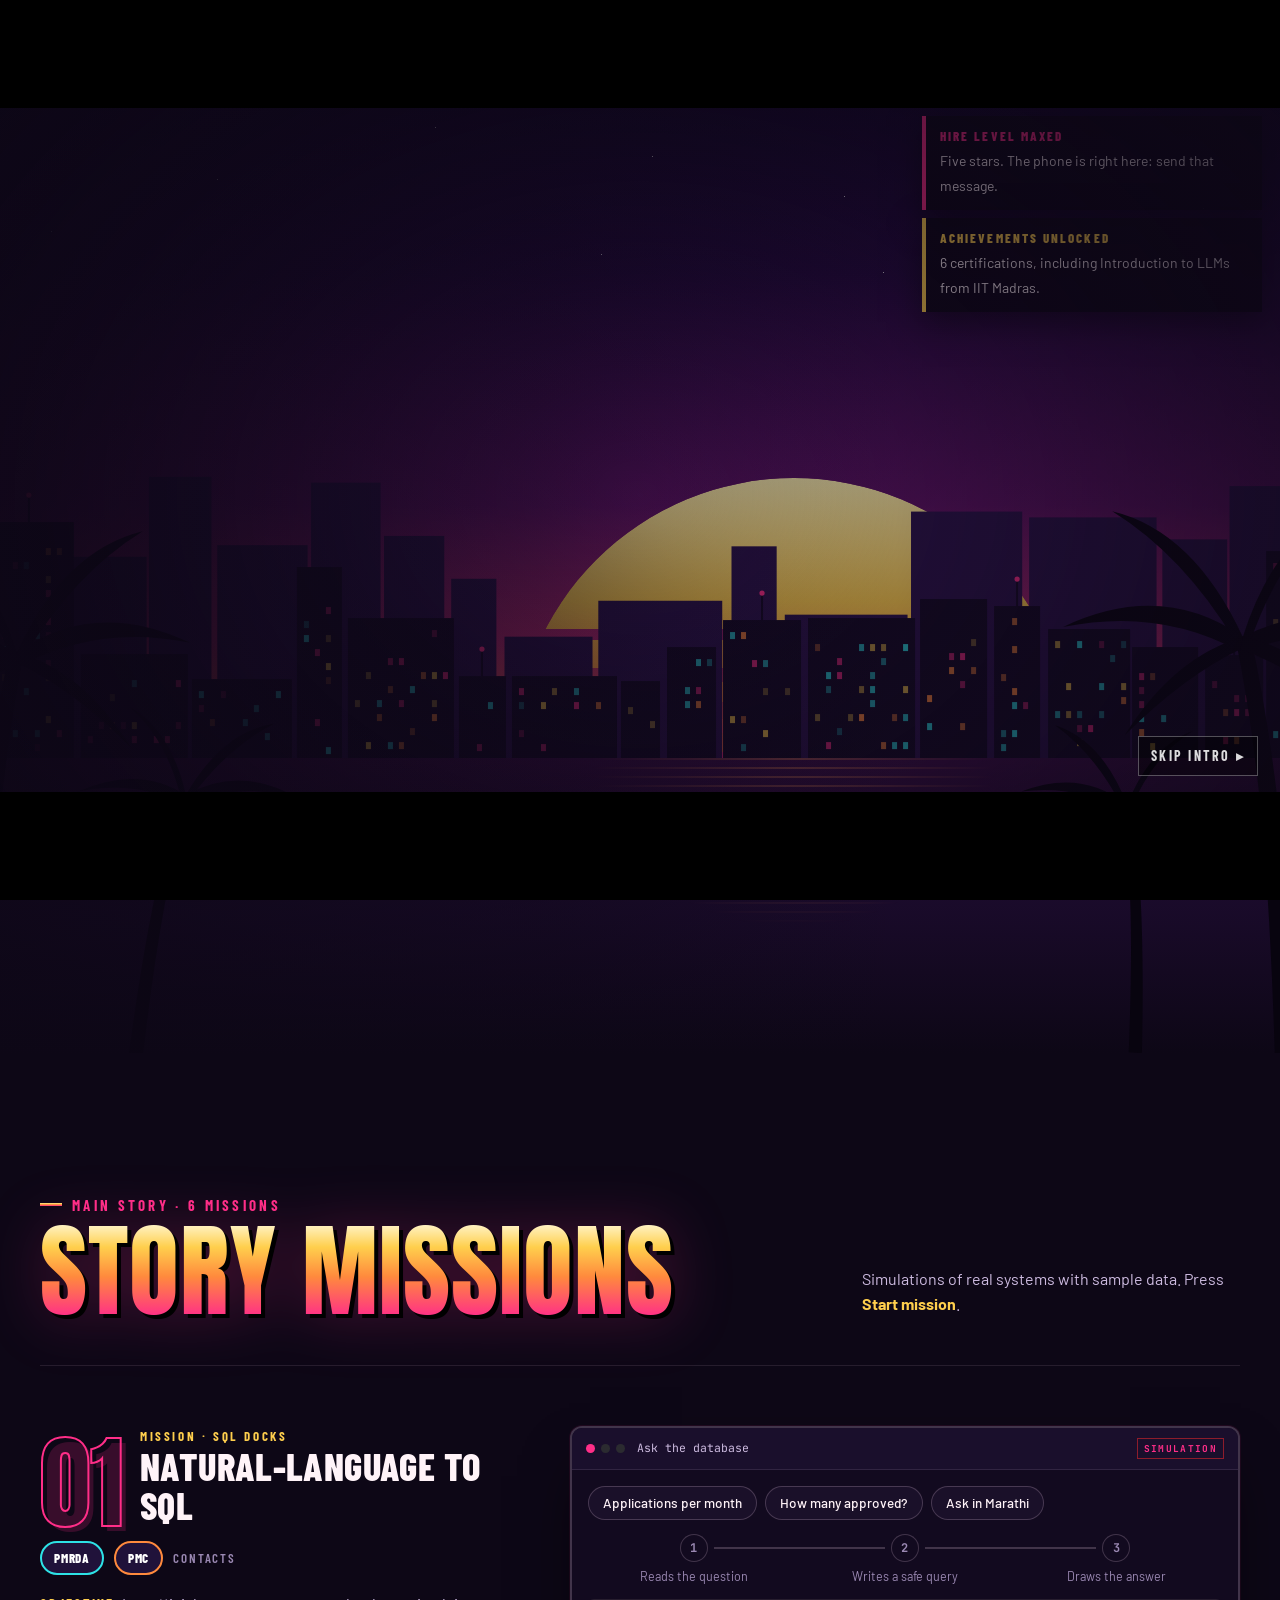
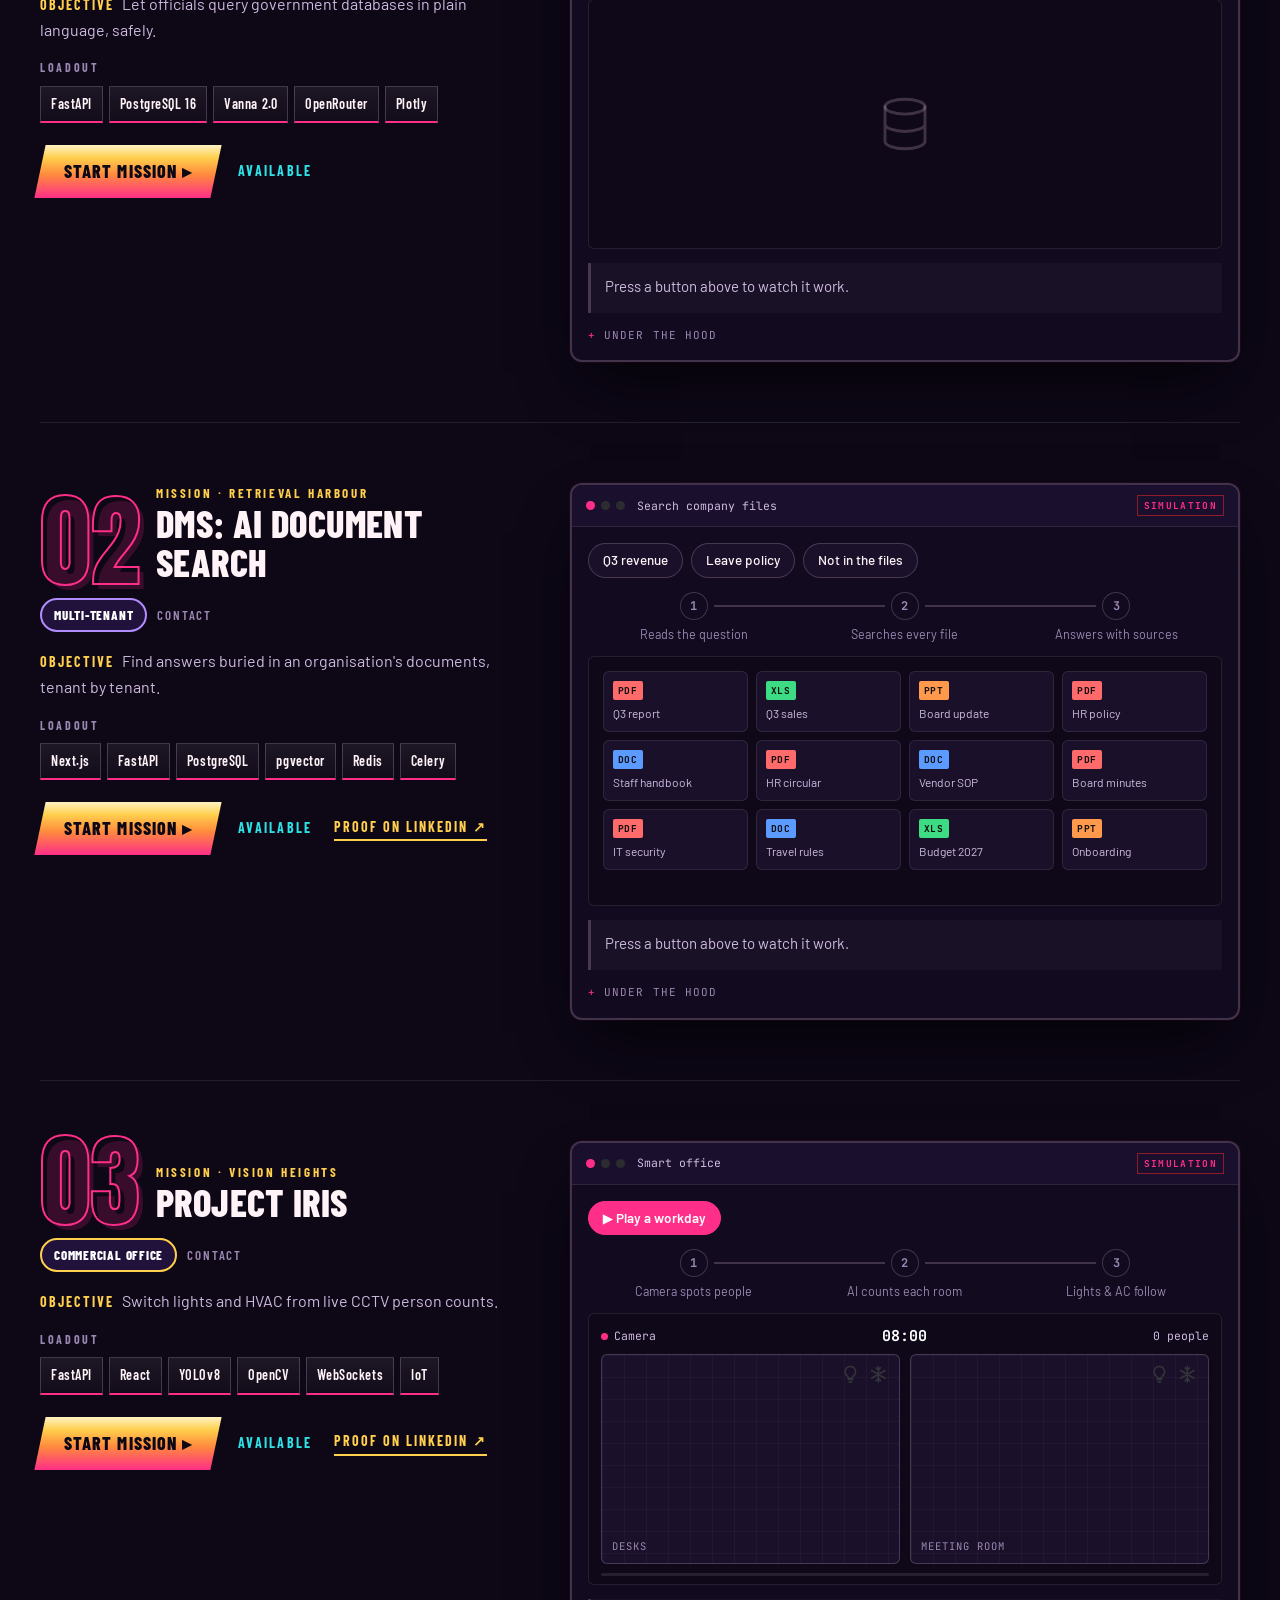
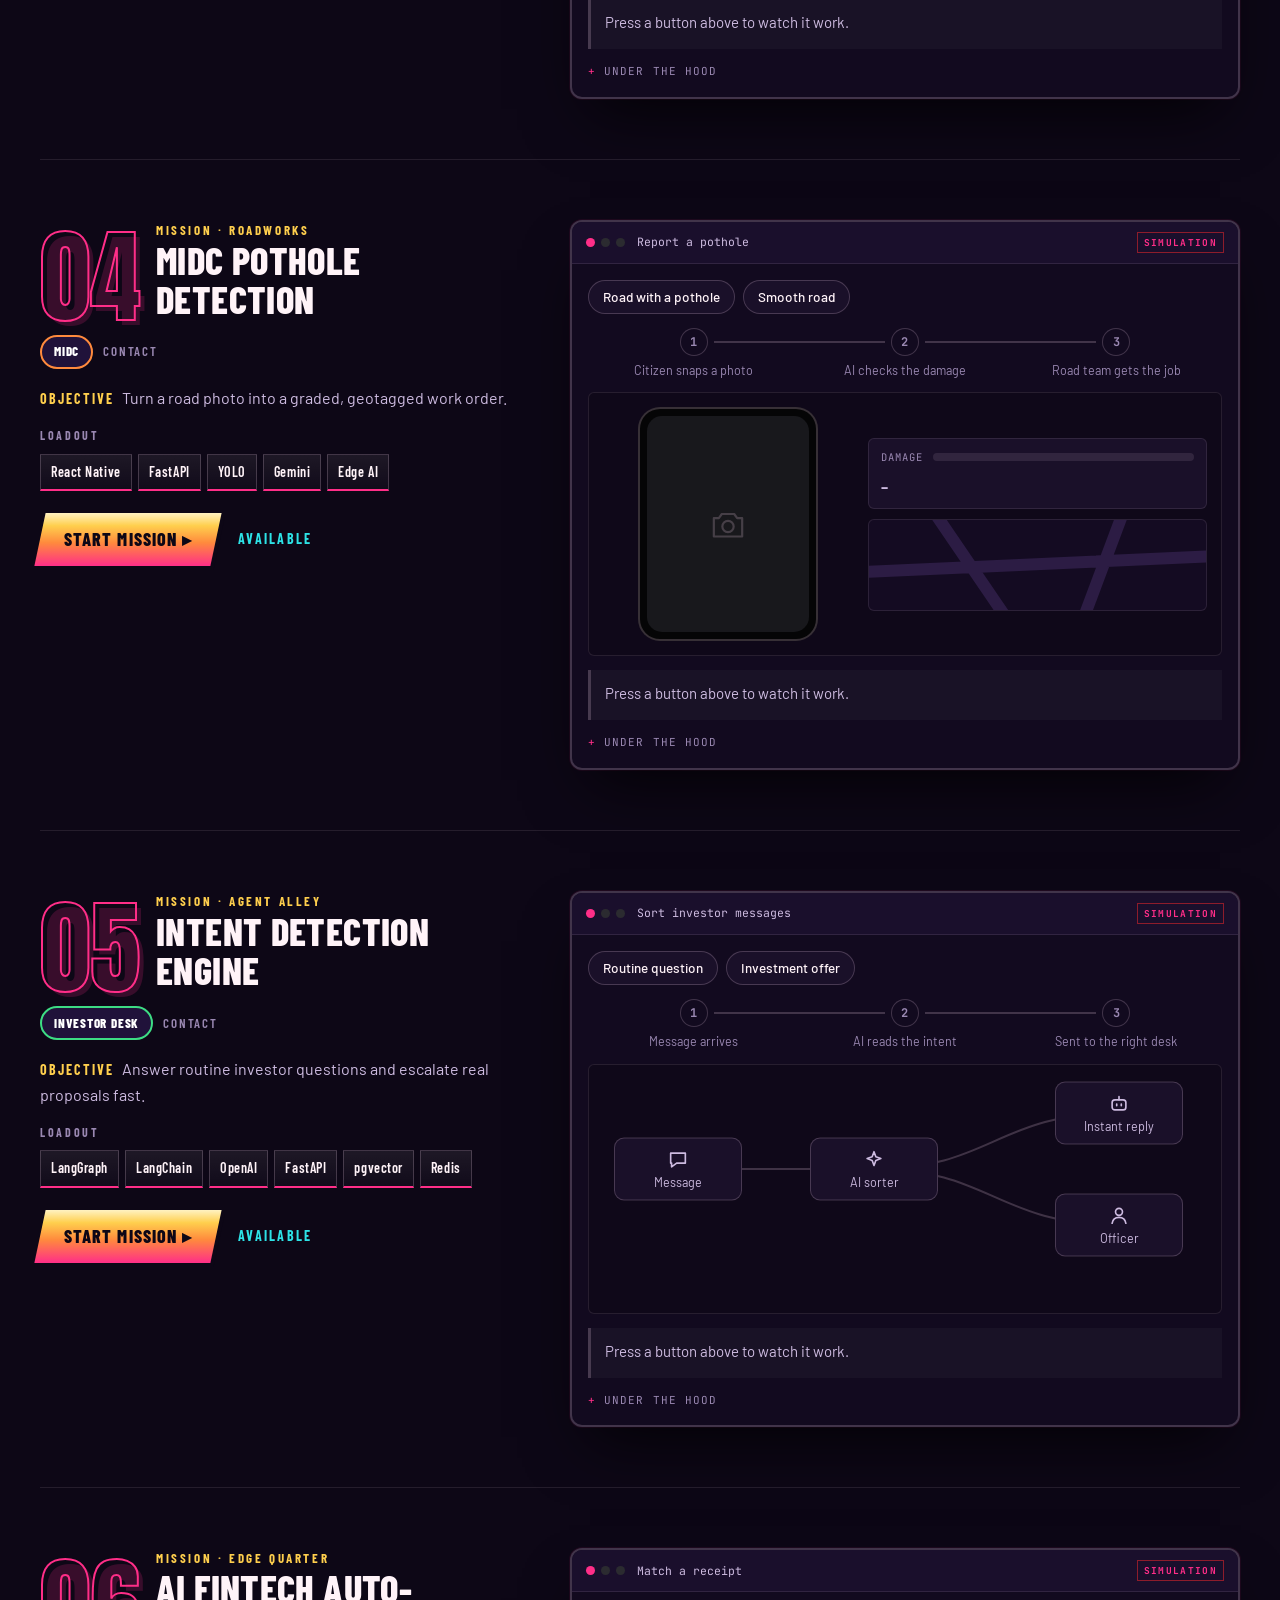
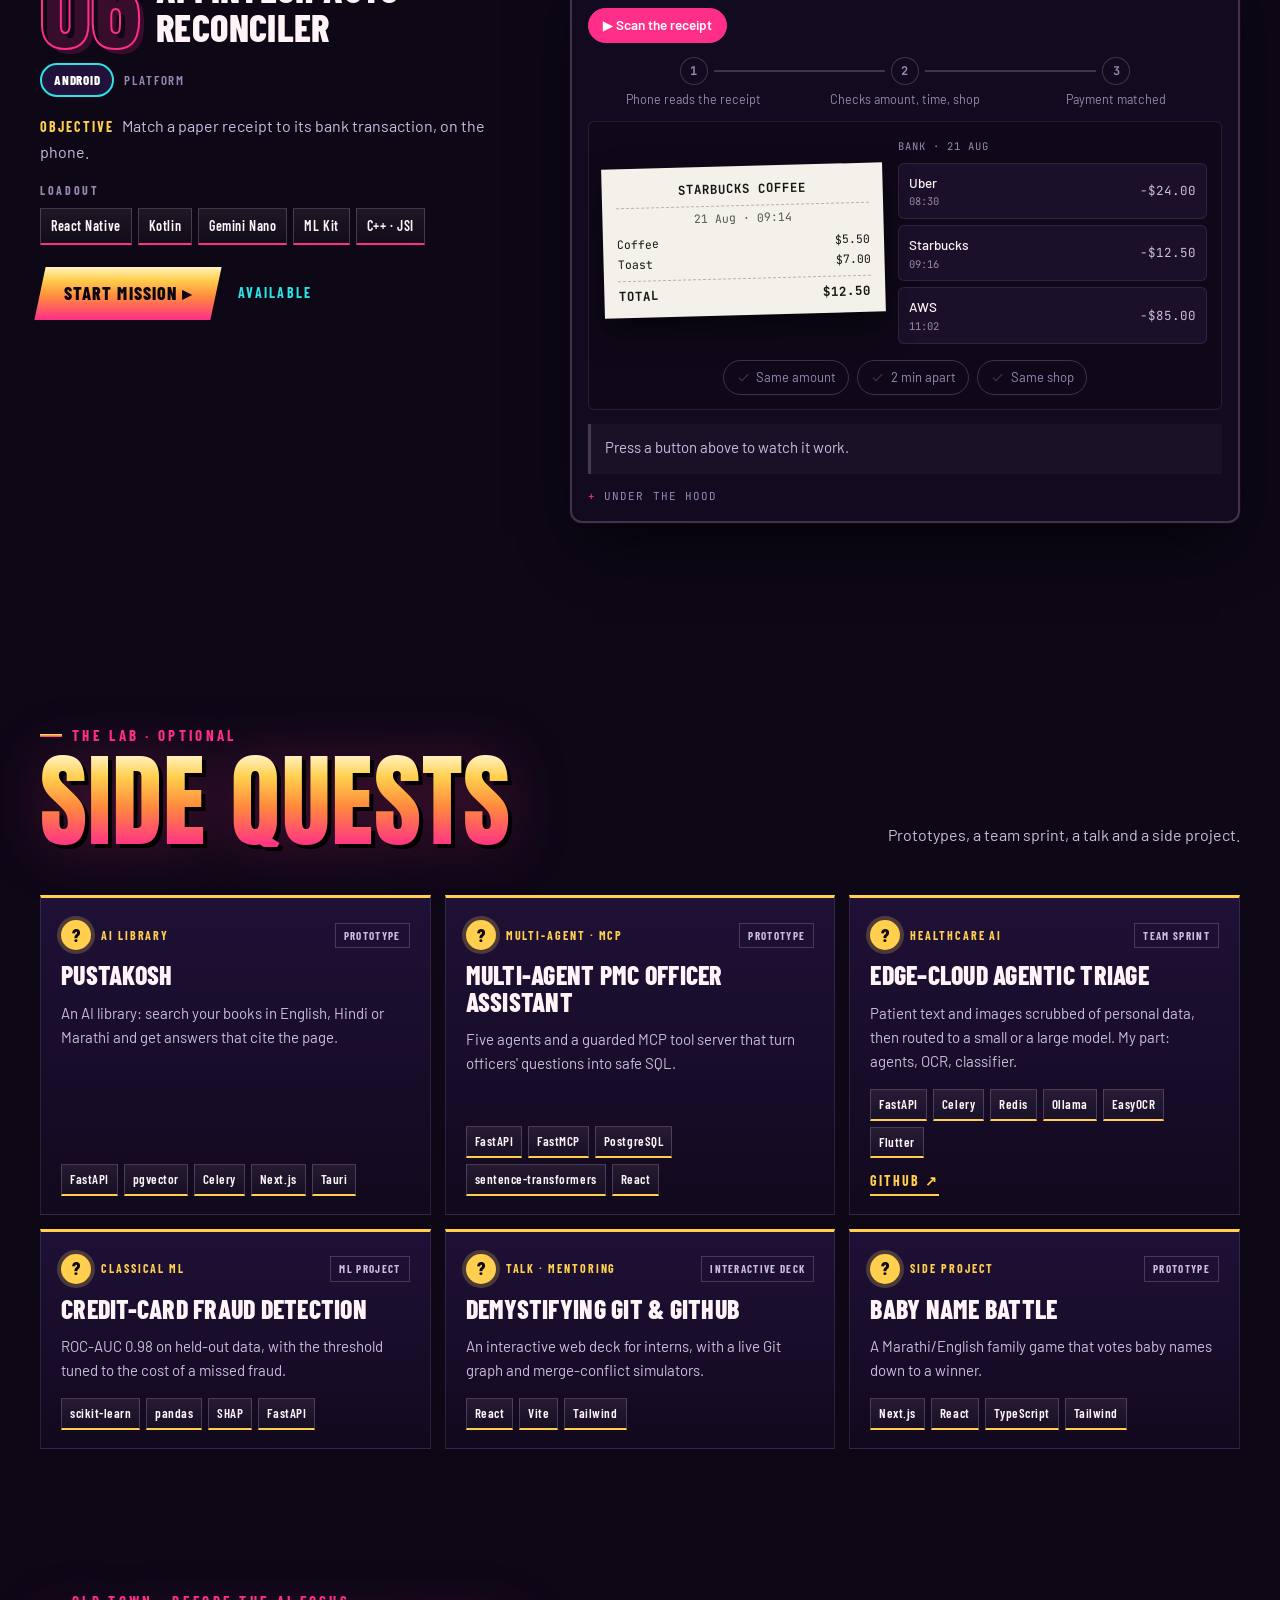
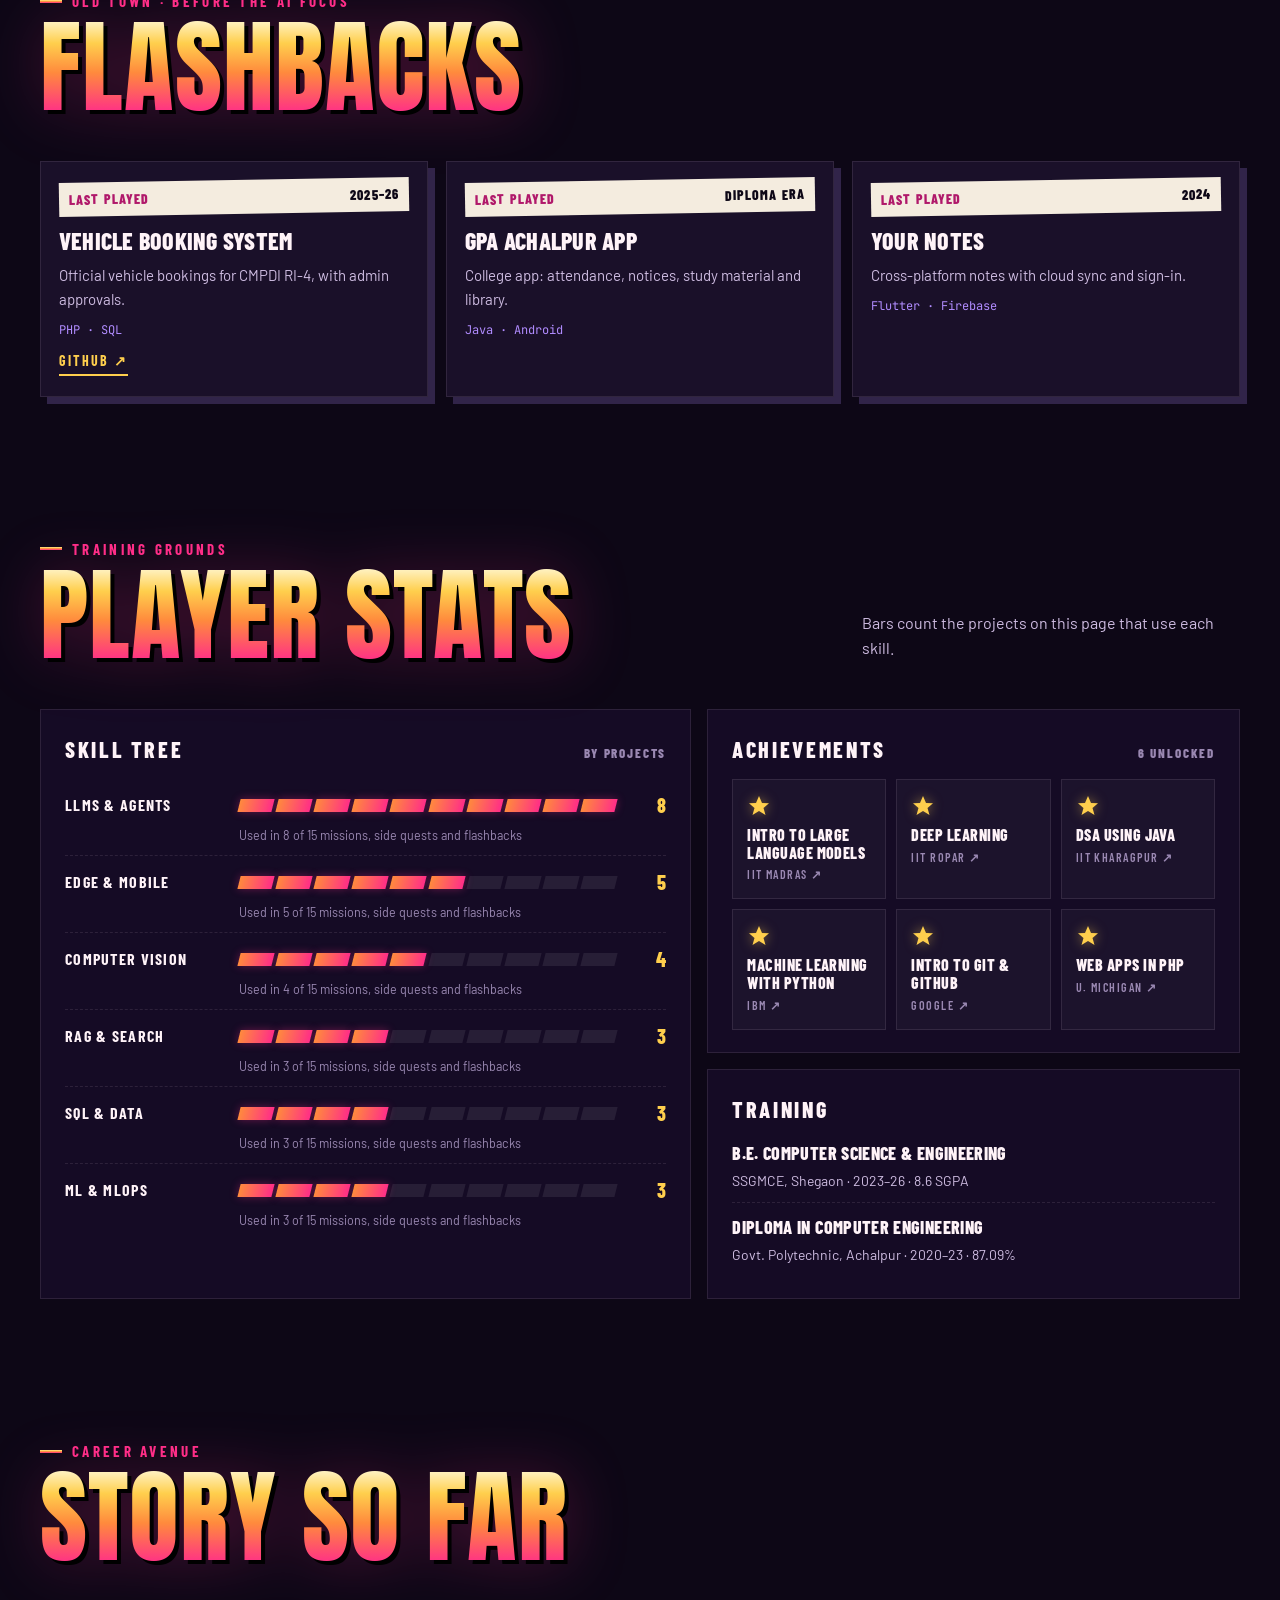
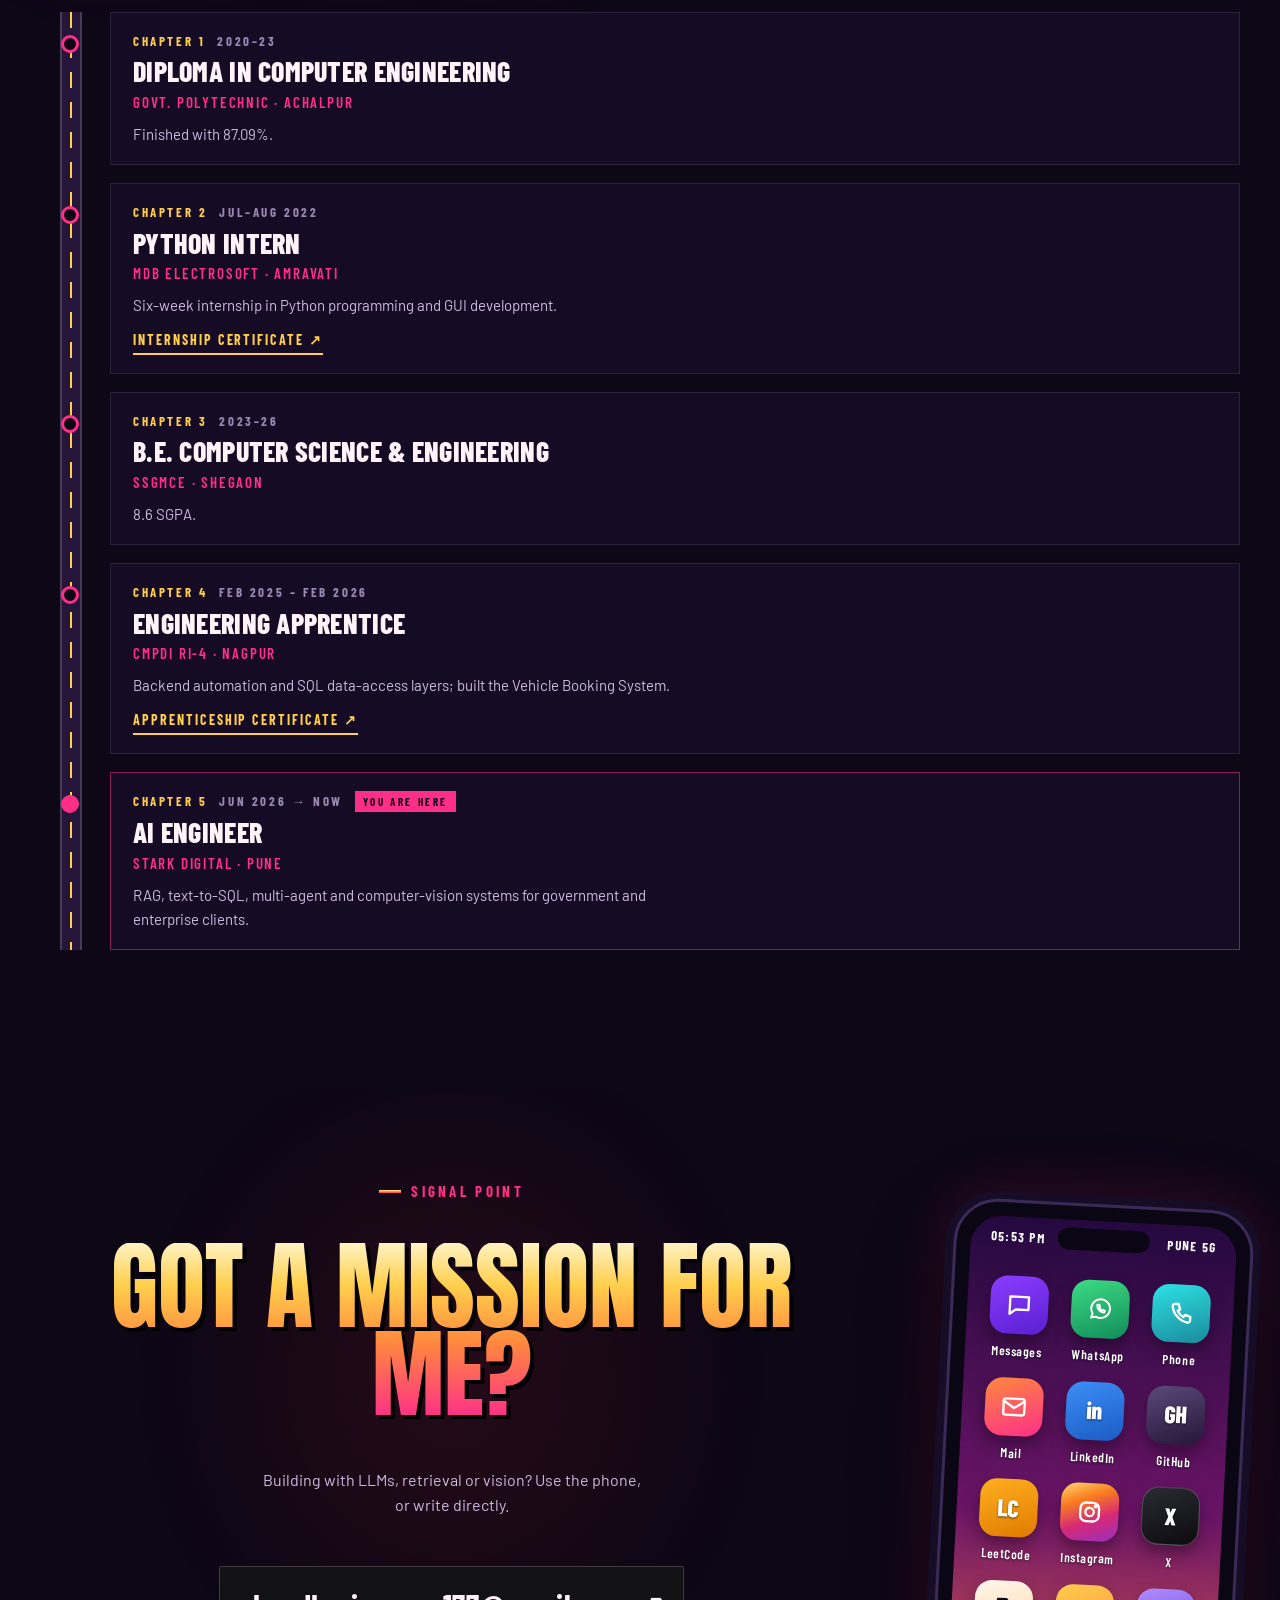
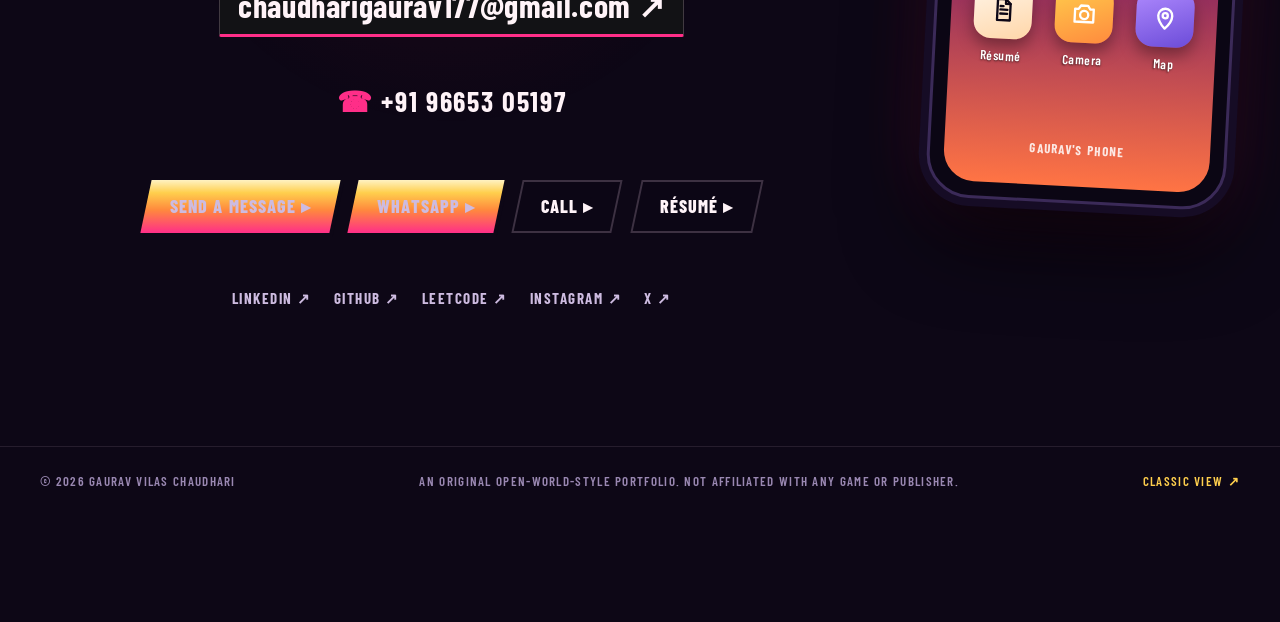
<file: open-world/index.html>
<!DOCTYPE html>
<html lang="en" data-autoplay="off">

<head>
    <meta charset="UTF-8">
    <meta name="viewport" content="width=device-width, initial-scale=1.0">
    <title>Gaurav Chaudhari — Open World Edition</title>
    <meta name="description"
        content="Gaurav Vilas Chaudhari, AI/ML Engineer in Pune, as an open-world game: six AI systems to play as missions, side quests, player stats and an in-game phone.">
    <meta name="theme-color" content="#0d0716">
    <link rel="icon"
        href="data:image/svg+xml,%3Csvg xmlns='http://www.w3.org/2000/svg' viewBox='0 0 32 32'%3E%3Cdefs%3E%3ClinearGradient id='g' x1='0' y1='0' x2='0' y2='1'%3E%3Cstop offset='0' stop-color='%23ffcf4d'/%3E%3Cstop offset='1' stop-color='%23ff2e88'/%3E%3C/linearGradient%3E%3C/defs%3E%3Crect width='32' height='32' fill='url(%23g)'/%3E%3Ctext x='16' y='23' font-family='Impact,sans-serif' font-size='17' text-anchor='middle' fill='%230d0716'%3EGC%3C/text%3E%3C/svg%3E">

    <link rel="preconnect" href="https://fonts.googleapis.com">
    <link rel="preconnect" href="https://fonts.gstatic.com" crossorigin>
    <link
        href="https://fonts.googleapis.com/css2?family=Anton&family=Barlow+Condensed:wght@500;600;700;800&family=Barlow:wght@400;500;600&family=JetBrains+Mono:wght@400;500;700&family=Neonderthaw&display=swap"
        rel="stylesheet">
    <!-- Base styles and the six demo components come from the classic site. -->
    <link rel="stylesheet" href="../styles.css?v=13">
    <link rel="stylesheet" href="world.css?v=8">

    <!-- Intro plays once per tab; skipped for reduced motion and deep links.
         If world.js never boots, a watchdog reveals the page after 5s. -->
    <script>
        (function () {
            var d = document.documentElement, seen = false;
            try { seen = sessionStorage.getItem('ow-intro') === '1'; } catch (e) { }
            var reduce = window.matchMedia && matchMedia('(prefers-reduced-motion: reduce)').matches;
            if (reduce || seen || location.hash) {
                d.classList.add('no-intro');
            } else {
                d.classList.add('intro-on');
                setTimeout(function () {
                    if (!window.__owBooted) { d.classList.remove('intro-on'); d.classList.add('no-intro'); }
                }, 5000);
            }
        })();
    </script>
</head>

<body class="ow">
    <a class="skip-link" href="#main">Skip to content</a>

    <!-- ============ INTRO ============ -->
    <div class="ow-intro" id="intro" role="dialog" aria-modal="true" aria-label="Intro">
        <div class="intro-veil"></div>
        <div class="letterbox top"></div>
        <div class="letterbox bottom"></div>
        <p class="intro-card">Pune, 2026.</p>
        <p class="intro-card">One AI engineer.</p>
        <p class="intro-card">Six missions.</p>
        <div class="intro-title" id="intro-title">
            <p class="ow-title"><span>Gaurav</span><span>Chaudhari</span></p>
            <p class="neon">AI / ML Engineer</p>
            <button type="button" class="press-start" id="press-start">Press Enter ↵</button>
        </div>
        <div class="intro-loading" id="intro-loading" hidden>
            <div class="poster load-poster">
                <div class="duo"><img src="../assets/portrait.webp" alt="" width="720" height="960"></div>
                <p class="poster-cap">Gaurav <span>Player 1</span></p>
            </div>
            <div class="load-side">
                <p class="ow-kicker">Now loading</p>
                <p class="load-name">Pune · open world</p>
                <p class="load-tip"><b>Tip</b><span id="load-tip"></span></p>
                <div class="load-bar"><i id="load-bar"></i></div>
            </div>
        </div>
        <button type="button" class="intro-skip" id="intro-skip">Skip intro ▸</button>
    </div>

    <!-- ============ HUD & overlays ============ -->
    <div class="ow-hud" id="hud">
        <div class="hud-btns">
            <button type="button" class="hud-btn" id="btn-menu"><kbd>Esc</kbd>Menu</button>
            <button type="button" class="hud-btn" id="btn-wheel"><kbd>Q</kbd>Skills</button>
            <button type="button" class="hud-btn hud-filter" id="hud-filter" hidden aria-label="Clear skill filter">Loadout: <b></b><span aria-hidden="true">✕</span></button>
        </div>
        <div class="hud-top">
            <div class="hud-stars" id="hud-stars" role="img" aria-label="Hire level 0 of 5"><i>★</i><i>★</i><i>★</i><i>★</i><i>★</i></div>
            <div class="hud-label">Hire level</div>
            <div class="hud-xp"><span>XP</span><b id="xp">00000</b><em id="xp-pop" aria-hidden="true"></em></div>
        </div>
        <button type="button" class="hud-mini" id="hud-mini" aria-label="Open the city map" aria-keyshortcuts="M">
            <span class="mini-frame" aria-hidden="true">
                <span class="mini-map" id="mini-map"></span>
                <span class="mini-player"></span>
                <span class="mini-n">N</span>
                <span class="mini-open">Open map</span>
            </span>
            <span class="mini-label" id="mini-label" aria-hidden="true">Downtown HQ</span>
        </button>
    </div>
    <div class="ow-area" id="ow-area" aria-hidden="true"><span class="area-name"></span><span class="area-city">Pune</span></div>
    <div class="ow-toasts" id="toasts" aria-live="polite"></div>
    <div class="ow-banner" id="banner" hidden>
        <p class="b-kicker" id="b-kicker"></p>
        <p class="b-title">Mission complete</p>
        <p class="b-sub" id="b-sub"></p>
        <p class="b-xp" id="b-xp"></p>
    </div>
    <div class="ow-travel" id="travel" aria-hidden="true"><span>Fast travel</span><b></b></div>

    <!-- ============ PAUSE MENU ============ -->
    <div class="ow-pause" id="pause" role="dialog" aria-modal="true" aria-labelledby="pause-title" hidden>
        <div class="pause-side">
            <p class="ow-kicker">Game paused</p>
            <h2 class="pause-title" id="pause-title">Menu</h2>
            <ul class="pause-list">
                <li><button type="button" id="pause-resume">Resume <small>Esc</small></button></li>
                <li><button type="button" data-go="missions">Story missions <small data-mission-count>0/6</small></button></li>
                <li><button type="button" data-go="side-quests">Side quests <small>6</small></button></li>
                <li><button type="button" data-go="flashbacks">Flashbacks <small>3</small></button></li>
                <li><button type="button" data-go="stats">Player stats</button></li>
                <li><button type="button" data-go="story">Story so far</button></li>
                <li><button type="button" data-go="contact">Phone</button></li>
                <li><button type="button" id="pause-intro">Replay intro</button></li>
                <li><a href="../assets/Gaurav%20Chaudhari%20AI%20CV.pdf" target="_blank" rel="noopener" type="application/pdf">View résumé <small>PDF ↗</small></a></li>
                <li><a href="../">Classic view <small>↗</small></a></li>
            </ul>
        </div>
        <div class="pause-main">
            <div class="map-box" id="pause-map"></div>
            <ul class="map-legend ui">
                <li class="lg lg-m"><i></i>Mission</li>
                <li class="lg lg-q"><i></i>Side quest</li>
                <li class="lg lg-f"><i></i>Flashback</li>
                <li class="lg lg-i"><i></i>Stats · story · phone</li>
            </ul>
        </div>
    </div>

    <!-- ============ SKILL WHEEL ============ -->
    <div class="ow-wheel" id="wheel" role="dialog" aria-modal="true" aria-label="Skill wheel: highlight the work that uses a skill" hidden>
        <svg class="wheel-svg" id="wheel-svg" viewBox="0 0 400 400"></svg>
        <p class="wheel-hint ui">Pick a skill to highlight the work that uses it · centre clears · Esc closes</p>
    </div>

    <main id="main">

        <!-- ============ TITLE SCREEN ============ -->
        <section class="ow-hero" id="hq" data-district="hq">
            <div class="scene" aria-hidden="true">
                <div class="sky"></div>
                <div class="stars"></div>
                <div class="sun"></div>
                <svg class="skyline far" id="skyline-far" viewBox="0 0 1600 400" preserveAspectRatio="xMidYMax slice"></svg>
                <svg class="skyline near" id="skyline-near" viewBox="0 0 1600 400" preserveAspectRatio="xMidYMax slice"></svg>
                <div class="water"></div>
                <svg class="palms" viewBox="0 0 1600 900" preserveAspectRatio="xMidYMax slice">
                    <defs>
                        <g id="palm">
                            <path d="M0 0 C 6 -120 14 -230 38 -340 L 50 -337 C 28 -230 22 -120 18 0 Z" />
                            <path d="M44 -338 Q -20 -372 -96 -330 Q -24 -352 42 -326 Z" />
                            <path d="M44 -338 Q 110 -384 190 -346 Q 112 -362 46 -326 Z" />
                            <path d="M44 -338 Q 18 -420 -40 -446 Q 12 -410 38 -334 Z" />
                            <path d="M44 -338 Q 84 -424 150 -440 Q 92 -404 50 -334 Z" />
                            <path d="M44 -338 Q -6 -330 -60 -262 Q 0 -312 46 -328 Z" />
                            <path d="M44 -338 Q 100 -322 140 -258 Q 92 -306 46 -328 Z" />
                        </g>
                    </defs>
                    <use href="#palm" transform="translate(60 900) scale(1.3)" />
                    <use href="#palm" transform="translate(240 900) scale(0.85) rotate(5)" />
                    <use href="#palm" transform="translate(1520 900) scale(-1.35 1.35)" />
                    <use href="#palm" transform="translate(1350 900) scale(-0.8 0.8) rotate(-4)" />
                </svg>
            </div>

            <div class="ow-wrap hero-inner">
                <div class="title-block">
                    <p class="kicker-chip">An original open-world portfolio</p>
                    <h1 class="ow-title"><span>Gaurav</span><span>Chaudhari</span></h1>
                    <p class="neon">AI / ML Engineer</p>
                    <p class="hero-strip">Pune · Maharashtra · 2026</p>
                    <nav class="main-menu" aria-label="Main menu">
                        <a class="mm-item" href="#missions">Story missions <small>6</small></a>
                        <a class="mm-item" href="#map">City map</a>
                        <a class="mm-item" href="#side-quests">Side quests <small>6</small></a>
                        <a class="mm-item" href="#stats">Player stats</a>
                        <a class="mm-item" href="#contact">Phone · contact</a>
                        <a class="mm-item" href="../assets/Gaurav%20Chaudhari%20AI%20CV.pdf" target="_blank" rel="noopener" type="application/pdf">Résumé <small>PDF ↗</small></a>
                        <a class="mm-item" href="../">Classic view <small>↗</small></a>
                    </nav>
                </div>
                <aside class="player-card" aria-label="Player card">
                    <span class="p1-tag">Player 1</span>
                    <div class="poster">
                        <div class="duo"><img src="../assets/portrait.webp" alt="Portrait of Gaurav Vilas Chaudhari" width="720" height="960"></div>
                        <p class="poster-cap">G. V. Chaudhari <span>Pune</span></p>
                    </div>
                    <dl class="player-stats">
                        <div><dt>Class</dt><dd>AI / ML Engineer</dd></div>
                        <div><dt>Crew</dt><dd>Stark Digital</dd></div>
                        <div><dt>Training</dt><dd>B.E. CSE · 8.6 SGPA</dd></div>
                        <div><dt>Specials</dt><dd>RAG · Agents · Vision</dd></div>
                    </dl>
                </aside>
            </div>
            <p class="press-hint ui"><span><kbd>Esc</kbd>Menu</span><span><kbd>Q</kbd>Skill wheel</span><span><kbd>M</kbd>Map</span><span>Scroll to play ↓</span></p>
        </section>

        <!-- ============ STORY MISSIONS ============ -->
        <section class="ow-section" id="missions">
            <div class="ow-wrap">
                <header class="ow-head">
                    <div>
                        <p class="ow-kicker">Main story · 6 missions</p>
                        <h2 class="ow-h2">Story missions</h2>
                    </div>
                    <p class="ow-note">Simulations of real systems with sample data. Press <b>Start mission</b>.</p>
                </header>

                <article class="mission" id="m1" data-num="01" data-district="sql-docks" data-skills="llm sql">
                    <div class="briefing">
                        <span class="stamp" aria-hidden="true">Complete</span>
                        <div class="m-head"><span class="m-num" aria-hidden="true">01</span>
                            <div>
                                <p class="m-kicker">Mission · SQL Docks</p>
                                <h3>Natural-Language to SQL</h3>
                            </div>
                        </div>
                        <div class="m-contacts"><span class="avatar" style="--c:#2de2e6">PMRDA</span><span class="avatar" style="--c:#ff8a3d">PMC</span><span>Contacts</span></div>
                        <p class="m-obj"><b>Objective</b>Let officials query government databases in plain language, safely.</p>
                        <div class="loadout"><span class="lbl">Loadout</span>
                            <ul class="slots"><li>FastAPI</li><li>PostgreSQL 16</li><li>Vanna 2.0</li><li>OpenRouter</li><li>Plotly</li></ul>
                        </div>
                        <div class="m-actions"><button type="button" class="ow-btn start-mission">Start mission ▸</button><span class="m-status">Available</span></div>
                    </div>
                    <div class="m-play">
                        <div class="demo" data-sim="sql"><p class="sim-nojs mono">Interactive demo · needs JavaScript</p></div>
                    </div>
                </article>

                <article class="mission" id="m2" data-num="02" data-district="retrieval-harbour" data-skills="rag llm ml">
                    <div class="briefing">
                        <span class="stamp" aria-hidden="true">Complete</span>
                        <div class="m-head"><span class="m-num" aria-hidden="true">02</span>
                            <div>
                                <p class="m-kicker">Mission · Retrieval Harbour</p>
                                <h3>DMS: AI Document Search</h3>
                            </div>
                        </div>
                        <div class="m-contacts"><span class="avatar" style="--c:#b18cff">Multi-tenant</span><span>Contact</span></div>
                        <p class="m-obj"><b>Objective</b>Find answers buried in an organisation&#39;s documents, tenant by tenant.</p>
                        <div class="loadout"><span class="lbl">Loadout</span>
                            <ul class="slots"><li>Next.js</li><li>FastAPI</li><li>PostgreSQL</li><li>pgvector</li><li>Redis</li><li>Celery</li></ul>
                        </div>
                        <div class="m-actions"><button type="button" class="ow-btn start-mission">Start mission ▸</button><span class="m-status">Available</span><a class="q-link" href="https://www.linkedin.com/posts/stark-digital-media-services-pvt%2E-ltd%2E_stark-digitals-ai-team-solved-enterprise-activity-7492924379610222592-JgkU" target="_blank" rel="noopener">Proof on LinkedIn ↗</a></div>
                    </div>
                    <div class="m-play">
                        <div class="demo" data-sim="rag"><p class="sim-nojs mono">Interactive demo · needs JavaScript</p></div>
                    </div>
                </article>

                <article class="mission" id="m3" data-num="03" data-district="vision-heights" data-skills="vision edge">
                    <div class="briefing">
                        <span class="stamp" aria-hidden="true">Complete</span>
                        <div class="m-head"><span class="m-num" aria-hidden="true">03</span>
                            <div>
                                <p class="m-kicker">Mission · Vision Heights</p>
                                <h3>Project Iris</h3>
                            </div>
                        </div>
                        <div class="m-contacts"><span class="avatar" style="--c:#ffcf4d">Commercial office</span><span>Contact</span></div>
                        <p class="m-obj"><b>Objective</b>Switch lights and HVAC from live CCTV person counts.</p>
                        <div class="loadout"><span class="lbl">Loadout</span>
                            <ul class="slots"><li>FastAPI</li><li>React</li><li>YOLOv8</li><li>OpenCV</li><li>WebSockets</li><li>IoT</li></ul>
                        </div>
                        <div class="m-actions"><button type="button" class="ow-btn start-mission">Start mission ▸</button><span class="m-status">Available</span><a class="q-link" href="https://www.linkedin.com/posts/stark-digital-media-services-pvt%2E-ltd%2E_the-smarter-way-to-automate-commercial-energy-activity-7495097882304454656-rLDQ" target="_blank" rel="noopener">Proof on LinkedIn ↗</a></div>
                    </div>
                    <div class="m-play">
                        <div class="demo" data-sim="iris"><p class="sim-nojs mono">Interactive demo · needs JavaScript</p></div>
                    </div>
                </article>

                <article class="mission" id="m4" data-num="04" data-district="roadworks" data-skills="vision llm edge">
                    <div class="briefing">
                        <span class="stamp" aria-hidden="true">Complete</span>
                        <div class="m-head"><span class="m-num" aria-hidden="true">04</span>
                            <div>
                                <p class="m-kicker">Mission · Roadworks</p>
                                <h3>MIDC Pothole Detection</h3>
                            </div>
                        </div>
                        <div class="m-contacts"><span class="avatar" style="--c:#ff8a3d">MIDC</span><span>Contact</span></div>
                        <p class="m-obj"><b>Objective</b>Turn a road photo into a graded, geotagged work order.</p>
                        <div class="loadout"><span class="lbl">Loadout</span>
                            <ul class="slots"><li>React Native</li><li>FastAPI</li><li>YOLO</li><li>Gemini</li><li>Edge AI</li></ul>
                        </div>
                        <div class="m-actions"><button type="button" class="ow-btn start-mission">Start mission ▸</button><span class="m-status">Available</span></div>
                    </div>
                    <div class="m-play">
                        <div class="demo" data-sim="pothole"><p class="sim-nojs mono">Interactive demo · needs JavaScript</p></div>
                    </div>
                </article>

                <article class="mission" id="m5" data-num="05" data-district="agent-alley" data-skills="llm rag">
                    <div class="briefing">
                        <span class="stamp" aria-hidden="true">Complete</span>
                        <div class="m-head"><span class="m-num" aria-hidden="true">05</span>
                            <div>
                                <p class="m-kicker">Mission · Agent Alley</p>
                                <h3>Intent Detection Engine</h3>
                            </div>
                        </div>
                        <div class="m-contacts"><span class="avatar" style="--c:#3ddc84">Investor desk</span><span>Contact</span></div>
                        <p class="m-obj"><b>Objective</b>Answer routine investor questions and escalate real proposals fast.</p>
                        <div class="loadout"><span class="lbl">Loadout</span>
                            <ul class="slots"><li>LangGraph</li><li>LangChain</li><li>OpenAI</li><li>FastAPI</li><li>pgvector</li><li>Redis</li></ul>
                        </div>
                        <div class="m-actions"><button type="button" class="ow-btn start-mission">Start mission ▸</button><span class="m-status">Available</span></div>
                    </div>
                    <div class="m-play">
                        <div class="demo" data-sim="intent"><p class="sim-nojs mono">Interactive demo · needs JavaScript</p></div>
                    </div>
                </article>

                <article class="mission" id="m6" data-num="06" data-district="edge-quarter" data-skills="edge vision llm">
                    <div class="briefing">
                        <span class="stamp" aria-hidden="true">Complete</span>
                        <div class="m-head"><span class="m-num" aria-hidden="true">06</span>
                            <div>
                                <p class="m-kicker">Mission · Edge Quarter</p>
                                <h3>AI FinTech Auto-Reconciler</h3>
                            </div>
                        </div>
                        <div class="m-contacts"><span class="avatar" style="--c:#2de2e6">Android</span><span>Platform</span></div>
                        <p class="m-obj"><b>Objective</b>Match a paper receipt to its bank transaction, on the phone.</p>
                        <div class="loadout"><span class="lbl">Loadout</span>
                            <ul class="slots"><li>React Native</li><li>Kotlin</li><li>Gemini Nano</li><li>ML Kit</li><li>C++ · JSI</li></ul>
                        </div>
                        <div class="m-actions"><button type="button" class="ow-btn start-mission">Start mission ▸</button><span class="m-status">Available</span></div>
                    </div>
                    <div class="m-play">
                        <div class="demo" data-sim="recon"><p class="sim-nojs mono">Interactive demo · needs JavaScript</p></div>
                    </div>
                </article>
            </div>
        </section>

        <!-- ============ SIDE QUESTS ============ -->
        <section class="ow-section" id="side-quests" data-district="the-lab">
            <div class="ow-wrap">
                <header class="ow-head">
                    <div>
                        <p class="ow-kicker">The Lab · optional</p>
                        <h2 class="ow-h2">Side quests</h2>
                    </div>
                    <p class="ow-note">Prototypes, a team sprint, a talk and a side project.</p>
                </header>
                <div class="quests">
                    <article class="quest" id="q1" data-skills="rag llm ml">
                        <div class="q-top"><span class="q-mark" aria-hidden="true">?</span><span class="q-kind">AI library</span><span class="q-status">Prototype</span></div>
                        <h3>Pustakosh</h3>
                        <p>An AI library: search your books in English, Hindi or Marathi and get answers that cite the page.</p>
                        <div class="q-foot"><ul class="rewards"><li>FastAPI</li><li>pgvector</li><li>Celery</li><li>Next.js</li><li>Tauri</li></ul></div>
                    </article>
                    <article class="quest" id="q2" data-skills="llm sql">
                        <div class="q-top"><span class="q-mark" aria-hidden="true">?</span><span class="q-kind">Multi-agent · MCP</span><span class="q-status">Prototype</span></div>
                        <h3>Multi-Agent PMC Officer Assistant</h3>
                        <p>Five agents and a guarded MCP tool server that turn officers&#39; questions into safe SQL.</p>
                        <div class="q-foot"><ul class="rewards"><li>FastAPI</li><li>FastMCP</li><li>PostgreSQL</li><li>sentence-transformers</li><li>React</li></ul></div>
                    </article>
                    <article class="quest" id="q3" data-skills="llm vision">
                        <div class="q-top"><span class="q-mark" aria-hidden="true">?</span><span class="q-kind">Healthcare AI</span><span class="q-status">Team sprint</span></div>
                        <h3>Edge–Cloud Agentic Triage</h3>
                        <p>Patient text and images scrubbed of personal data, then routed to a small or a large model. My part: agents, OCR, classifier.</p>
                        <div class="q-foot">
                            <ul class="rewards"><li>FastAPI</li><li>Celery</li><li>Redis</li><li>Ollama</li><li>EasyOCR</li><li>Flutter</li></ul>
                            <a class="q-link" href="https://github.com/gaurav-chaudhari-sdms-493/edge-cloud-agentic-triage" target="_blank" rel="noopener">GitHub ↗</a>
                        </div>
                    </article>
                    <article class="quest" id="q4" data-skills="ml">
                        <div class="q-top"><span class="q-mark" aria-hidden="true">?</span><span class="q-kind">Classical ML</span><span class="q-status">ML project</span></div>
                        <h3>Credit-Card Fraud Detection</h3>
                        <p>ROC-AUC 0.98 on held-out data, with the threshold tuned to the cost of a missed fraud.</p>
                        <div class="q-foot"><ul class="rewards"><li>scikit-learn</li><li>pandas</li><li>SHAP</li><li>FastAPI</li></ul></div>
                    </article>
                    <article class="quest" id="q5" data-skills="">
                        <div class="q-top"><span class="q-mark" aria-hidden="true">?</span><span class="q-kind">Talk · mentoring</span><span class="q-status">Interactive deck</span></div>
                        <h3>Demystifying Git &amp; GitHub</h3>
                        <p>An interactive web deck for interns, with a live Git graph and merge-conflict simulators.</p>
                        <div class="q-foot"><ul class="rewards"><li>React</li><li>Vite</li><li>Tailwind</li></ul></div>
                    </article>
                    <article class="quest" id="q6" data-skills="">
                        <div class="q-top"><span class="q-mark" aria-hidden="true">?</span><span class="q-kind">Side project</span><span class="q-status">Prototype</span></div>
                        <h3>Baby Name Battle</h3>
                        <p>A Marathi/English family game that votes baby names down to a winner.</p>
                        <div class="q-foot"><ul class="rewards"><li>Next.js</li><li>React</li><li>TypeScript</li><li>Tailwind</li></ul></div>
                    </article>
                </div>
            </div>
        </section>

        <!-- ============ FLASHBACKS ============ -->
        <section class="ow-section" id="flashbacks" data-district="old-town">
            <div class="ow-wrap">
                <header class="ow-head">
                    <div>
                        <p class="ow-kicker">Old Town · before the AI focus</p>
                        <h2 class="ow-h2">Flashbacks</h2>
                    </div>
                </header>
                <div class="flashbacks">
                    <article class="vhs" id="f1" data-skills="sql">
                        <div class="vhs-label"><span>Last played</span>2025–26</div>
                        <h3>Vehicle Booking System</h3>
                        <p>Official vehicle bookings for CMPDI RI-4, with admin approvals.</p>
                        <p class="vhs-stack">PHP · SQL</p>
                        <a class="q-link" href="https://github.com/Gaurav-Chaudhari-2003/VehicleBooking" target="_blank" rel="noopener">GitHub ↗</a>
                    </article>
                    <article class="vhs" id="f2" data-skills="edge">
                        <div class="vhs-label"><span>Last played</span>Diploma era</div>
                        <h3>GPA Achalpur App</h3>
                        <p>College app: attendance, notices, study material and library.</p>
                        <p class="vhs-stack">Java · Android</p>
                    </article>
                    <article class="vhs" id="f3" data-skills="edge">
                        <div class="vhs-label"><span>Last played</span>2024</div>
                        <h3>Your Notes</h3>
                        <p>Cross-platform notes with cloud sync and sign-in.</p>
                        <p class="vhs-stack">Flutter · Firebase</p>
                    </article>
                </div>
            </div>
        </section>

        <!-- ============ PLAYER STATS ============ -->
        <section class="ow-section" id="stats" data-district="training-grounds">
            <div class="ow-wrap">
                <header class="ow-head">
                    <div>
                        <p class="ow-kicker">Training Grounds</p>
                        <h2 class="ow-h2">Player stats</h2>
                    </div>
                    <p class="ow-note">Bars count the projects on this page that use each skill.</p>
                </header>
                <div class="stats-grid">
                    <div class="panel-ow">
                        <h3>Skill tree <small>by projects</small></h3>
                        <div id="skill-bars"></div>
                    </div>
                    <div class="stats-side">
                        <div class="panel-ow">
                            <h3>Achievements <small>6 unlocked</small></h3>
                            <ul class="achievements">
                                <li class="ach"><a href="https://drive.google.com/file/d/1LKiKiCSyHxDSOxd8qfE8MVaAI8nxudE7/view?usp=sharing" target="_blank" rel="noopener"><svg viewBox="0 0 24 24" aria-hidden="true"><polygon points="12,2 15,9 22,9.3 16.5,14 18.5,21 12,17 5.5,21 7.5,14 2,9.3 9,9" /></svg><b>Intro to Large Language Models</b><span>IIT Madras ↗</span></a></li>
                                <li class="ach"><a href="https://nptel.ac.in/noc/E_Certificate/NOC26CS66S16510000604448586" target="_blank" rel="noopener"><svg viewBox="0 0 24 24" aria-hidden="true"><polygon points="12,2 15,9 22,9.3 16.5,14 18.5,21 12,17 5.5,21 7.5,14 2,9.3 9,9" /></svg><b>Deep Learning</b><span>IIT Ropar ↗</span></a></li>
                                <li class="ach"><a href="https://archive.nptel.ac.in/content/noc/NOC25/SEM2/Ecertificates/106/noc25-cs148/Course/NPTEL25CS148S106440125410436430.pdf" target="_blank" rel="noopener"><svg viewBox="0 0 24 24" aria-hidden="true"><polygon points="12,2 15,9 22,9.3 16.5,14 18.5,21 12,17 5.5,21 7.5,14 2,9.3 9,9" /></svg><b>DSA using Java</b><span>IIT Kharagpur ↗</span></a></li>
                                <li class="ach"><a href="https://www.coursera.org/account/accomplishments/verify/9J72WXSGN29V" target="_blank" rel="noopener"><svg viewBox="0 0 24 24" aria-hidden="true"><polygon points="12,2 15,9 22,9.3 16.5,14 18.5,21 12,17 5.5,21 7.5,14 2,9.3 9,9" /></svg><b>Machine Learning with Python</b><span>IBM ↗</span></a></li>
                                <li class="ach"><a href="https://www.coursera.org/account/accomplishments/verify/3QEFFAUMZB5U" target="_blank" rel="noopener"><svg viewBox="0 0 24 24" aria-hidden="true"><polygon points="12,2 15,9 22,9.3 16.5,14 18.5,21 12,17 5.5,21 7.5,14 2,9.3 9,9" /></svg><b>Intro to Git &amp; GitHub</b><span>Google ↗</span></a></li>
                                <li class="ach"><a href="https://www.coursera.org/account/accomplishments/verify/P52DN9MHYMEX" target="_blank" rel="noopener"><svg viewBox="0 0 24 24" aria-hidden="true"><polygon points="12,2 15,9 22,9.3 16.5,14 18.5,21 12,17 5.5,21 7.5,14 2,9.3 9,9" /></svg><b>Web Apps in PHP</b><span>U. Michigan ↗</span></a></li>
                            </ul>
                        </div>
                        <div class="panel-ow">
                            <h3>Training</h3>
                            <ul class="training">
                                <li><b>B.E. Computer Science &amp; Engineering</b><span>SSGMCE, Shegaon · 2023–26 · 8.6 SGPA</span></li>
                                <li><b>Diploma in Computer Engineering</b><span>Govt. Polytechnic, Achalpur · 2020–23 · 87.09%</span></li>
                            </ul>
                        </div>
                    </div>
                </div>
            </div>
        </section>

        <!-- ============ STORY SO FAR ============ -->
        <section class="ow-section" id="story" data-district="career-avenue">
            <div class="ow-wrap">
                <header class="ow-head">
                    <div>
                        <p class="ow-kicker">Career Avenue</p>
                        <h2 class="ow-h2">Story so far</h2>
                    </div>
                </header>
                <ol class="road">
                    <li class="chapter">
                        <p class="ch-kicker">Chapter 1 <span>2020–23</span></p>
                        <h3>Diploma in Computer Engineering</h3>
                        <p class="ch-org">Govt. Polytechnic · Achalpur</p>
                        <p>Finished with 87.09%.</p>
                    </li>
                    <li class="chapter">
                        <p class="ch-kicker">Chapter 2 <span>Jul–Aug 2022</span></p>
                        <h3>Python Intern</h3>
                        <p class="ch-org">MDB Electrosoft · Amravati</p>
                        <p>Six-week internship in Python programming and GUI development.</p>
                        <a class="q-link" href="https://photos.app.goo.gl/87jyKpqd8yQv7u2EA" target="_blank" rel="noopener">Internship certificate ↗</a>
                    </li>
                    <li class="chapter">
                        <p class="ch-kicker">Chapter 3 <span>2023–26</span></p>
                        <h3>B.E. Computer Science &amp; Engineering</h3>
                        <p class="ch-org">SSGMCE · Shegaon</p>
                        <p>8.6 SGPA.</p>
                    </li>
                    <li class="chapter">
                        <p class="ch-kicker">Chapter 4 <span>Feb 2025 – Feb 2026</span></p>
                        <h3>Engineering Apprentice</h3>
                        <p class="ch-org">CMPDI RI-4 · Nagpur</p>
                        <p>Backend automation and SQL data-access layers; built the Vehicle Booking System.</p>
                        <a class="q-link" href="https://photos.app.goo.gl/cXYuocPE2nUkgQCb9" target="_blank" rel="noopener">Apprenticeship certificate ↗</a>
                    </li>
                    <li class="chapter now">
                        <p class="ch-kicker">Chapter 5 <span>Jun 2026 → now</span><em class="here-tag">You are here</em></p>
                        <h3>AI Engineer</h3>
                        <p class="ch-org">Stark Digital · Pune</p>
                        <p>RAG, text-to-SQL, multi-agent and computer-vision systems for government and enterprise clients.</p>
                    </li>
                </ol>
            </div>
        </section>

        <!-- ============ CONTACT / PHONE ============ -->
        <section class="ow-section" id="contact" data-district="signal-point">
            <div class="ow-wrap contact-grid-ow">
                <div class="cta">
                    <p class="ow-kicker">Signal Point</p>
                    <h2 class="cta-title">Got a mission for me?</h2>
                    <p class="ow-note">Building with LLMs, retrieval or vision? Use the phone, or write directly.</p>
                    <a class="cta-mail" href="mailto:chaudharigaurav177@gmail.com">chaudharigaurav177@gmail.com ↗</a>
                    <a class="cta-phone" href="tel:+919665305197">+91 96653 05197</a>
                    <div class="cta-links">
                        <a class="ow-btn" href="mailto:chaudharigaurav177@gmail.com">Send a message ▸</a>
                        <a class="ow-btn" href="https://wa.me/919665305197?text=Hi%20Gaurav%2C%20I%20saw%20your%20portfolio." target="_blank" rel="noopener">WhatsApp ▸</a>
                        <a class="ow-btn ghost" href="tel:+919665305197">Call ▸</a>
                        <a class="ow-btn ghost" href="../assets/Gaurav%20Chaudhari%20AI%20CV.pdf" target="_blank" rel="noopener" type="application/pdf">Résumé ▸</a>
                    </div>
                    <ul class="cta-socials ui">
                        <li><a href="https://www.linkedin.com/in/gaurav-chaudhari-8129ab206" target="_blank" rel="noopener">LinkedIn ↗</a></li>
                        <li><a href="https://github.com/Gaurav-Chaudhari-2003" target="_blank" rel="noopener">GitHub ↗</a></li>
                        <li><a href="https://leetcode.com/u/Gaurav-Chaudhari-2003/" target="_blank" rel="noopener">LeetCode ↗</a></li>
                        <li><a href="https://www.instagram.com/___gaurav_chaudhari___/" target="_blank" rel="noopener">Instagram ↗</a></li>
                        <li><a href="https://x.com/GauravC26733470" target="_blank" rel="noopener">X ↗</a></li>
                    </ul>
                </div>

                <div class="phone" id="phone" role="group" aria-label="In-game phone">
                    <div class="phone-screen">
                        <span class="phone-notch" aria-hidden="true"></span>
                        <div class="phone-status ui"><span id="phone-clock">--:--</span><span>Pune 5G</span></div>
                        <div class="phone-home">
                            <button type="button" class="app app-msg" data-app="messages"><i><svg viewBox="0 0 24 24" aria-hidden="true"><path d="M4 5h16v11H9l-5 4z" /></svg></i>Messages</button>
                            <a class="app app-wa" href="https://wa.me/919665305197?text=Hi%20Gaurav%2C%20I%20saw%20your%20portfolio." target="_blank" rel="noopener"><i><svg viewBox="0 0 24 24" aria-hidden="true"><path d="M4.5 19.5l1.2-3.6a8 8 0 1 1 2.9 2.6z" /><path d="M9.3 8.4c-.2 3.2 2.9 6.4 6.2 6.3l.6-1.5-1.9-.9-.8.7a4.2 4.2 0 0 1-2.2-2.2l.7-.8-.9-1.9z" /></svg></i>WhatsApp</a>
                            <a class="app app-call" href="tel:+919665305197"><i><svg viewBox="0 0 24 24" aria-hidden="true"><path d="M6.5 4h3l1.5 4.5-2 1.3a11 11 0 0 0 5.2 5.2l1.3-2 4.5 1.5v3a2 2 0 0 1-2.2 2A16 16 0 0 1 4.5 6.2 2 2 0 0 1 6.5 4z" /></svg></i>Phone</a>
                            <a class="app app-mail" href="mailto:chaudharigaurav177@gmail.com"><i><svg viewBox="0 0 24 24" aria-hidden="true"><rect x="3" y="5" width="18" height="14" rx="2" /><path d="m3 7 9 6 9-6" /></svg></i>Mail</a>
                            <a class="app app-in" href="https://www.linkedin.com/in/gaurav-chaudhari-8129ab206" target="_blank" rel="noopener"><i>in</i>LinkedIn</a>
                            <a class="app app-gh" href="https://github.com/Gaurav-Chaudhari-2003" target="_blank" rel="noopener"><i>GH</i>GitHub</a>
                            <a class="app app-lc" href="https://leetcode.com/u/Gaurav-Chaudhari-2003/" target="_blank" rel="noopener"><i>LC</i>LeetCode</a>
                            <a class="app app-ig" href="https://www.instagram.com/___gaurav_chaudhari___/" target="_blank" rel="noopener"><i><svg viewBox="0 0 24 24" aria-hidden="true"><rect x="4" y="4" width="16" height="16" rx="5" /><circle cx="12" cy="12" r="3.6" /><circle cx="17" cy="7" r="0.8" /></svg></i>Instagram</a>
                            <a class="app app-x" href="https://x.com/GauravC26733470" target="_blank" rel="noopener"><i>X</i>X</a>
                            <a class="app app-cv" href="../assets/Gaurav%20Chaudhari%20AI%20CV.pdf" target="_blank" rel="noopener" type="application/pdf"><i><svg viewBox="0 0 24 24" aria-hidden="true"><path d="M7 3h7l4 4v14H7z" /><path d="M14 3v4h4M9.5 12h6M9.5 15.5h6M9.5 9h2.5" /></svg></i>Résumé</a>
                            <button type="button" class="app app-cam" data-app="camera"><i><svg viewBox="0 0 24 24" aria-hidden="true"><path d="M4 8h3l2-3h6l2 3h3v11H4z" /><circle cx="12" cy="13" r="3.5" /></svg></i>Camera</button>
                            <button type="button" class="app app-map" data-app="map"><i><svg viewBox="0 0 24 24" aria-hidden="true"><path d="M12 21s-6-5.6-6-11a6 6 0 0 1 12 0c0 5.4-6 11-6 11z" /><circle cx="12" cy="10" r="2.2" /></svg></i>Map</button>
                        </div>
                        <p class="phone-dock ui">Gaurav's phone</p>

                        <div class="phone-app" data-screen="messages">
                            <div class="app-bar ui"><button type="button" class="app-back">‹ Back</button><span>Gaurav</span></div>
                            <div class="thread">
                                <p class="bubble them">Hey! Got a mission for me?</p>
                                <p class="bubble them">Tell me what you're building: LLMs, retrieval, vision… I'm listening.</p>
                                <a class="ow-btn" href="https://wa.me/919665305197?text=Hi%20Gaurav%2C%20I%20saw%20your%20portfolio." target="_blank" rel="noopener">Reply on WhatsApp ▸</a>
                                <a class="ow-btn ghost" href="mailto:chaudharigaurav177@gmail.com">Reply by email ▸</a>
                            </div>
                        </div>
                        <div class="phone-app" data-screen="camera">
                            <div class="app-bar ui"><button type="button" class="app-back">‹ Back</button><span>Camera</span></div>
                            <div class="phone-photo">
                                <div class="duo"><img src="../assets/portrait.webp" alt="Gaurav Vilas Chaudhari" width="720" height="960" loading="lazy"></div>
                            </div>
                        </div>
                    </div>
                </div>
            </div>
        </section>
    </main>

    <footer class="ow-foot">
        <div class="ow-wrap ow-foot-inner">
            <span>© 2026 Gaurav Vilas Chaudhari</span>
            <span>An original open-world-style portfolio. Not affiliated with any game or publisher.</span>
            <a href="../">Classic view ↗</a>
        </div>
    </footer>

    <script src="../script.js?v=10"></script>
    <script src="world.js?v=6"></script>
</body>

</html>
</file>
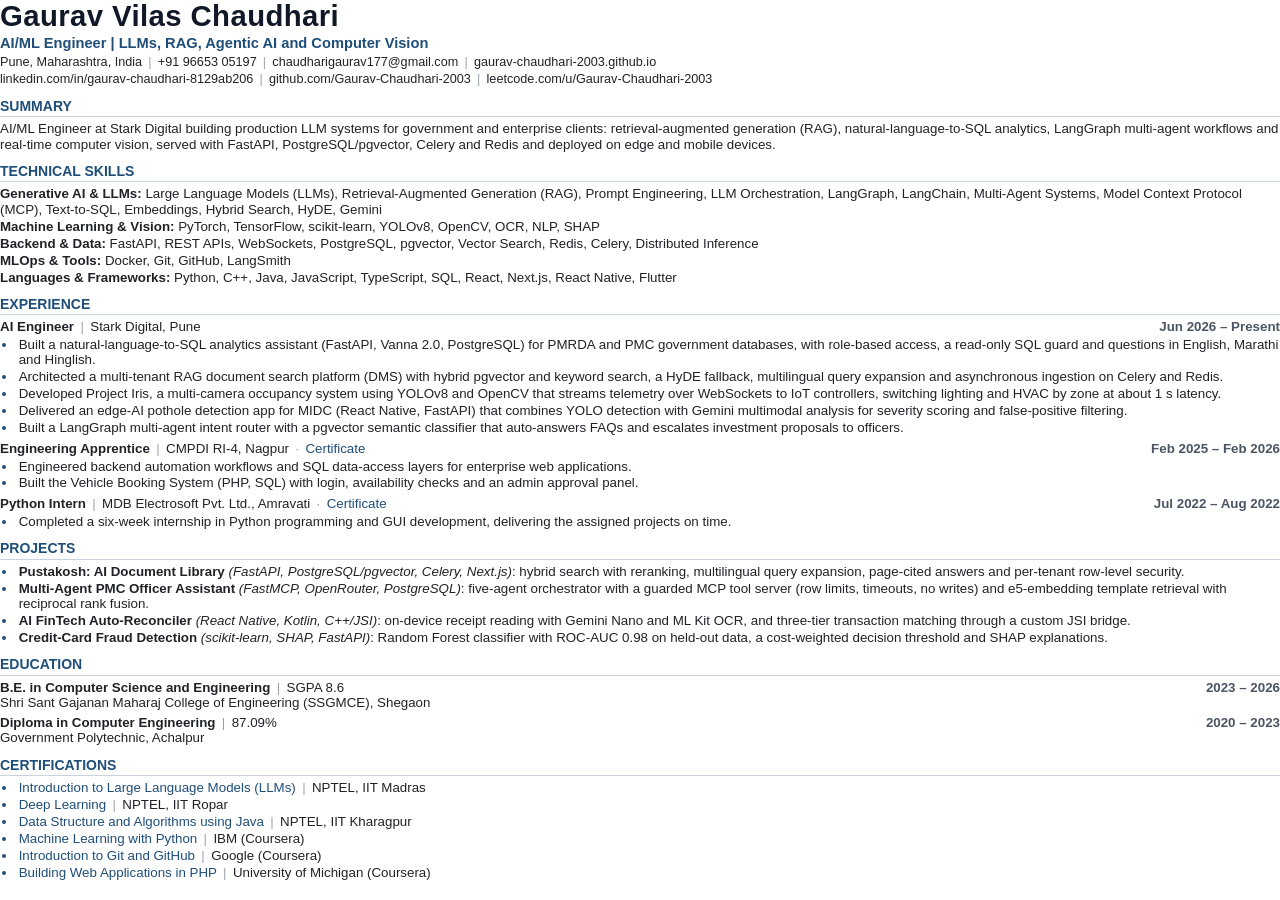
<file: assets/resume-src/resume.html>
<!DOCTYPE html>
<!-- Generated by build_resume.py. Edit the content there, not here. -->
<html lang="en">
<head>
<meta charset="UTF-8">
<title>Gaurav Vilas Chaudhari - AI/ML Engineer Resume</title>
<meta name="author" content="Gaurav Vilas Chaudhari">
<style>
@page { size: A4; margin: 0.42in 0.5in; }
* { margin: 0; padding: 0; box-sizing: border-box; }
body { font-family: Calibri, Carlito, Arial, sans-serif; font-size: 10pt; line-height: 1.17; color: #1F2328;
       font-variant-ligatures: none; font-feature-settings: "liga" 0, "clig" 0;
       -webkit-print-color-adjust: exact; print-color-adjust: exact; }
a { color: #1F4E79; text-decoration: none; }
h1 { font-size: 22pt; line-height: 1.1; color: #111827; letter-spacing: 0.3pt; }
.headline { margin-top: 2pt; font-size: 11pt; font-weight: 700; color: #1F4E79; }
.contact { margin-top: 2pt; font-size: 9.5pt; }
.contact a { color: #1F2328; }
.sep { color: #9ca3af; margin: 0 2pt; }
h2 { margin: 8pt 0 3pt; padding-bottom: 1.5pt; border-bottom: 0.8pt solid #C9D3DF;
     font-size: 10.5pt; text-transform: uppercase; color: #1F4E79; }
.nw { white-space: nowrap; }
.skill { margin: 1pt 0; }
.row { display: flex; justify-content: space-between; align-items: baseline; gap: 14pt; }
.when { white-space: nowrap; font-weight: 700; color: #4B5563; }
.job + .job { margin-top: 4pt; }
ul { margin-top: 1.5pt; padding-left: 13pt; }
li { margin: 1pt 0; padding-left: 1pt; }
li::marker { color: #1F4E79; }
.school + .school { margin-top: 3pt; }
</style>
</head>
<body>
<h1>Gaurav Vilas Chaudhari</h1>
<p class="headline">AI/ML Engineer | LLMs, RAG, Agentic AI and Computer Vision</p>
<p class="contact">Pune, Maharashtra, India <span class="sep">|</span> <a href="tel:+919665305197">+91 96653 05197</a> <span class="sep">|</span> <a href="mailto:chaudharigaurav177@gmail.com">chaudharigaurav177@gmail.com</a> <span class="sep">|</span> <a href="https://gaurav-chaudhari-2003.github.io/">gaurav-chaudhari-2003.github.io</a></p>
<p class="contact"><a href="https://www.linkedin.com/in/gaurav-chaudhari-8129ab206">linkedin.com/in/gaurav-chaudhari-8129ab206</a> <span class="sep">|</span> <a href="https://github.com/Gaurav-Chaudhari-2003">github.com/Gaurav-Chaudhari-2003</a> <span class="sep">|</span> <a href="https://leetcode.com/u/Gaurav-Chaudhari-2003/">leetcode.com/u/Gaurav-Chaudhari-2003</a></p>
<h2>Summary</h2>
<p>AI/ML Engineer at Stark Digital building production LLM systems for government and enterprise clients: <span class="nw">retrieval-augmented</span> generation (RAG), <span class="nw">natural-language-to-SQL</span> analytics, LangGraph <span class="nw">multi-agent</span> workflows and <span class="nw">real-time</span> computer vision, served with FastAPI, PostgreSQL/pgvector, Celery and Redis and deployed on edge and mobile devices.</p>
<h2>Technical Skills</h2>
<p class="skill"><b>Generative AI &amp; LLMs:</b> Large Language Models (LLMs), <span class="nw">Retrieval-Augmented</span> Generation (RAG), Prompt Engineering, LLM Orchestration, LangGraph, LangChain, <span class="nw">Multi-Agent</span> Systems, Model Context Protocol (MCP), <span class="nw">Text-to-SQL</span>, Embeddings, Hybrid Search, HyDE, Gemini</p>
<p class="skill"><b>Machine Learning &amp; Vision:</b> PyTorch, TensorFlow, <span class="nw">scikit-learn</span>, YOLOv8, OpenCV, OCR, NLP, SHAP</p>
<p class="skill"><b>Backend &amp; Data:</b> FastAPI, REST APIs, WebSockets, PostgreSQL, pgvector, Vector Search, Redis, Celery, Distributed Inference</p>
<p class="skill"><b>MLOps &amp; Tools:</b> Docker, Git, GitHub, LangSmith</p>
<p class="skill"><b>Languages &amp; Frameworks:</b> Python, C++, Java, JavaScript, TypeScript, SQL, React, Next.js, React Native, Flutter</p>
<h2>Experience</h2>
<div class="job"><div class="row"><span><b>AI Engineer</b> <span class="sep">|</span> Stark Digital, Pune</span><span class="when">Jun 2026 – Present</span></div><ul><li>Built a <span class="nw">natural-language-to-SQL</span> analytics assistant (FastAPI, Vanna 2.0, PostgreSQL) for PMRDA and PMC government databases, with <span class="nw">role-based</span> access, a <span class="nw">read-only</span> SQL guard and questions in English, Marathi and Hinglish.</li><li>Architected a <span class="nw">multi-tenant</span> RAG document search platform (DMS) with hybrid pgvector and keyword search, a HyDE fallback, multilingual query expansion and asynchronous ingestion on Celery and Redis.</li><li>Developed Project Iris, a <span class="nw">multi-camera</span> occupancy system using YOLOv8 and OpenCV that streams telemetry over WebSockets to IoT controllers, switching lighting and HVAC by zone at about 1 s latency.</li><li>Delivered an <span class="nw">edge-AI</span> pothole detection app for MIDC (React Native, FastAPI) that combines YOLO detection with Gemini multimodal analysis for severity scoring and <span class="nw">false-positive</span> filtering.</li><li>Built a LangGraph <span class="nw">multi-agent</span> intent router with a pgvector semantic classifier that <span class="nw">auto-answers</span> FAQs and escalates investment proposals to officers.</li></ul></div><div class="job"><div class="row"><span><b>Engineering Apprentice</b> <span class="sep">|</span> CMPDI RI-4, Nagpur <span class="sep">·</span> <a href="https://photos.app.goo.gl/cXYuocPE2nUkgQCb9">Certificate</a></span><span class="when">Feb 2025 – Feb 2026</span></div><ul><li>Engineered backend automation workflows and SQL <span class="nw">data-access</span> layers for enterprise web applications.</li><li>Built the Vehicle Booking System (PHP, SQL) with login, availability checks and an admin approval panel.</li></ul></div><div class="job"><div class="row"><span><b>Python Intern</b> <span class="sep">|</span> MDB Electrosoft Pvt. Ltd., Amravati <span class="sep">·</span> <a href="https://photos.app.goo.gl/87jyKpqd8yQv7u2EA">Certificate</a></span><span class="when">Jul 2022 – Aug 2022</span></div><ul><li>Completed a <span class="nw">six-week</span> internship in Python programming and GUI development, delivering the assigned projects on time.</li></ul></div>
<h2>Projects</h2>
<ul><li><b>Pustakosh: AI Document Library</b> <i>(FastAPI, PostgreSQL/pgvector, Celery, Next.js)</i>: hybrid search with reranking, multilingual query expansion, <span class="nw">page-cited</span> answers and <span class="nw">per-tenant</span> <span class="nw">row-level</span> security.</li><li><b>Multi-Agent PMC Officer Assistant</b> <i>(FastMCP, OpenRouter, PostgreSQL)</i>: <span class="nw">five-agent</span> orchestrator with a guarded MCP tool server (row limits, timeouts, no writes) and <span class="nw">e5-embedding</span> template retrieval with reciprocal rank fusion.</li><li><b>AI FinTech Auto-Reconciler</b> <i>(React Native, Kotlin, C++/JSI)</i>: <span class="nw">on-device</span> receipt reading with Gemini Nano and ML Kit OCR, and <span class="nw">three-tier</span> transaction matching through a custom JSI bridge.</li><li><b>Credit-Card Fraud Detection</b> <i>(scikit-learn, SHAP, FastAPI)</i>: Random Forest classifier with <span class="nw">ROC-AUC</span> 0.98 on <span class="nw">held-out</span> data, a <span class="nw">cost-weighted</span> decision threshold and SHAP explanations.</li></ul>
<h2>Education</h2>
<div class="edu"><div class="school"><div class="row"><span><b>B.E. in Computer Science and Engineering</b> <span class="sep">|</span> SGPA 8.6</span><span class="when">2023 – 2026</span></div><div>Shri Sant Gajanan Maharaj College of Engineering (SSGMCE), Shegaon</div></div>
<div class="school"><div class="row"><span><b>Diploma in Computer Engineering</b> <span class="sep">|</span> 87.09%</span><span class="when">2020 – 2023</span></div><div>Government Polytechnic, Achalpur</div></div></div>
<h2>Certifications</h2>
<ul><li><a href="https://drive.google.com/file/d/1LKiKiCSyHxDSOxd8qfE8MVaAI8nxudE7/view?usp=sharing">Introduction to Large Language Models (LLMs)</a> <span class="sep">|</span> NPTEL, IIT Madras</li><li><a href="https://nptel.ac.in/noc/E_Certificate/NOC26CS66S16510000604448586">Deep Learning</a> <span class="sep">|</span> NPTEL, IIT Ropar</li><li><a href="https://archive.nptel.ac.in/content/noc/NOC25/SEM2/Ecertificates/106/noc25-cs148/Course/NPTEL25CS148S106440125410436430.pdf">Data Structure and Algorithms using Java</a> <span class="sep">|</span> NPTEL, IIT Kharagpur</li><li><a href="https://www.coursera.org/account/accomplishments/verify/9J72WXSGN29V">Machine Learning with Python</a> <span class="sep">|</span> IBM (Coursera)</li><li><a href="https://www.coursera.org/account/accomplishments/verify/3QEFFAUMZB5U">Introduction to Git and GitHub</a> <span class="sep">|</span> Google (Coursera)</li><li><a href="https://www.coursera.org/account/accomplishments/verify/P52DN9MHYMEX">Building Web Applications in PHP</a> <span class="sep">|</span> University of Michigan (Coursera)</li></ul>
</body>
</html>
</file>
<file: styles.css>
/* =========================================================
   Gaurav Chaudhari · portfolio
   Black / signal-red system with blueprint (cyan) build layer
   ========================================================= */

:root {
    --bg: #09090a;
    --bg-2: #0d0d0f;
    --panel: #111113;
    --panel-2: #17171a;
    --line: rgba(255, 255, 255, 0.08);
    --line-2: rgba(255, 255, 255, 0.14);
    --text: #f3f1ee;
    --muted: #a19f9b;
    --dim: #6f6d69;

    --red: #ff2a2a;
    --red-2: #d91c1c;
    --red-soft: rgba(255, 42, 42, 0.1);
    --red-glow: rgba(255, 42, 42, 0.4);

    --cyan: #3ec5ff;
    --green: #3ddc84;
    --amber: #ffb020;

    --f-display: 'Anton', Impact, 'Arial Narrow', sans-serif;
    --f-sans: 'Space Grotesk', system-ui, -apple-system, 'Segoe UI', sans-serif;
    --f-mono: 'JetBrains Mono', ui-monospace, SFMono-Regular, Menlo, monospace;
    --f-hand: 'Caveat', 'Segoe Print', cursive;

    --wrap: 1240px;
    --gutter: clamp(16px, 4vw, 40px);
    --nav-h: 76px;
    --ease: cubic-bezier(0.2, 0.7, 0.2, 1);

    color-scheme: dark;
}

*,
*::before,
*::after {
    box-sizing: border-box;
}

* {
    margin: 0;
    padding: 0;
}

[hidden] {
    display: none !important;
}

html {
    scroll-padding-top: calc(var(--nav-h) + 16px);
    overflow-x: clip;
}

/* Smooth scrolling switches on only after load, so a shared link like
   /#contact jumps straight there instead of gliding through the page. */
html.can-smooth {
    scroll-behavior: smooth;
}

body {
    background: var(--bg);
    color: var(--text);
    font-family: var(--f-sans);
    font-size: 16px;
    line-height: 1.6;
    -webkit-font-smoothing: antialiased;
    overflow-x: clip;
    min-height: 100vh;
}

img,
svg {
    display: block;
    max-width: 100%;
}

a {
    color: inherit;
    text-decoration: none;
}

button,
input {
    font: inherit;
    color: inherit;
}

button {
    cursor: pointer;
    background: none;
    border: 0;
}

ul,
ol {
    list-style: none;
}

b,
strong {
    font-weight: 700;
    color: var(--text);
}

::selection {
    background: var(--red);
    color: #fff;
}

:focus-visible {
    outline: 2px solid var(--red);
    outline-offset: 3px;
}

.mono {
    font-family: var(--f-mono);
}

.muted {
    color: var(--muted);
}

.sr-only {
    position: absolute;
    width: 1px;
    height: 1px;
    padding: 0;
    margin: -1px;
    overflow: hidden;
    clip: rect(0, 0, 0, 0);
    white-space: nowrap;
    border: 0;
}

.skip-link {
    position: absolute;
    left: 16px;
    top: -60px;
    z-index: 200;
    background: var(--red);
    color: #fff;
    padding: 10px 14px;
    font-family: var(--f-mono);
    font-size: 13px;
}

.skip-link:focus {
    top: 12px;
}

.wrap {
    width: 100%;
    max-width: calc(var(--wrap) + var(--gutter) * 2);
    margin: 0 auto;
    padding: 0 var(--gutter);
}

.sq {
    display: inline-block;
    width: 8px;
    height: 8px;
    background: var(--red);
    flex: none;
}

/* Blueprint grid + red bloom behind everything */
.bg-grid {
    position: fixed;
    inset: 0;
    z-index: -1;
    pointer-events: none;
    background:
        radial-gradient(ellipse 70% 45% at 50% 0%, rgba(255, 42, 42, 0.12), transparent 70%),
        linear-gradient(rgba(255, 255, 255, 0.028) 1px, transparent 1px) 0 0 / 64px 64px,
        linear-gradient(90deg, rgba(255, 255, 255, 0.028) 1px, transparent 1px) 0 0 / 64px 64px,
        var(--bg);
    -webkit-mask-image: linear-gradient(#000 0, #000 60%, rgba(0, 0, 0, 0.55));
    mask-image: linear-gradient(#000 0, #000 60%, rgba(0, 0, 0, 0.55));
}

/* ---------------------------------------------------------
   Buttons & chips
   --------------------------------------------------------- */
.btn {
    display: inline-flex;
    align-items: center;
    justify-content: center;
    gap: 10px;
    padding: 14px 18px;
    font-family: var(--f-mono);
    font-size: 12px;
    font-weight: 700;
    letter-spacing: 0.1em;
    text-transform: uppercase;
    border: 1px solid var(--line-2);
    border-radius: 2px;
    transition: background 0.2s, color 0.2s, border-color 0.2s, transform 0.2s;
    white-space: nowrap;
}

.btn-red {
    color: var(--red);
    border-color: var(--red);
    background: var(--red-soft);
}

.btn-red:hover {
    background: var(--red);
    color: #fff;
}

.btn-ghost {
    background: #141416;
    color: var(--text);
}

.btn-ghost:hover {
    border-color: var(--text);
}

.btn-sm {
    padding: 10px 14px;
    font-size: 11px;
}

.btn-block {
    width: 100%;
}

.btn:disabled {
    opacity: 0.5;
    cursor: progress;
}

/* ---------------------------------------------------------
   Nav
   --------------------------------------------------------- */
.nav {
    position: fixed;
    top: 12px;
    left: 0;
    right: 0;
    z-index: 100;
    padding: 0 var(--gutter);
    pointer-events: none;
}

/* a compact pill, centred, floating over the page */
.nav-inner {
    pointer-events: auto;
    width: fit-content;
    max-width: 100%;
    margin: 0 auto;
    display: flex;
    align-items: center;
    gap: 6px;
    padding: 6px;
    border: 1px solid var(--line-2);
    border-radius: 999px;
    background: rgba(12, 12, 14, 0.72);
    box-shadow: 0 14px 40px -14px rgba(0, 0, 0, 0.8);
    -webkit-backdrop-filter: blur(14px);
    backdrop-filter: blur(14px);
    transition: background 0.3s, border-color 0.3s;
}

.nav.is-scrolled .nav-inner {
    background: rgba(9, 9, 10, 0.9);
}

.brand {
    display: flex;
    align-items: center;
    gap: 10px;
}

.brand-mark {
    display: grid;
    place-items: center;
    width: 36px;
    height: 36px;
    border-radius: 50%;
    background: var(--red);
    color: #fff;
    font-family: var(--f-display);
    font-size: 16px;
    letter-spacing: 0.02em;
}

.nav-links {
    display: flex;
    gap: 2px;
    margin: 0 4px;
}

.nav-links a {
    font-family: var(--f-mono);
    font-size: 12px;
    text-transform: uppercase;
    letter-spacing: 0.06em;
    color: var(--muted);
    padding: 9px 13px;
    border-radius: 999px;
    transition: color 0.2s, background 0.2s;
}

.nav-links a:hover {
    color: var(--text);
}

.nav-links a.is-active {
    color: #fff;
    background: rgba(255, 42, 42, 0.16);
    box-shadow: inset 0 0 0 1px rgba(255, 42, 42, 0.5);
}

.nav-status {
    display: flex;
    align-items: center;
    gap: 8px;
    font-family: var(--f-mono);
    font-size: 11px;
    color: var(--muted);
    padding: 0 12px;
    border-left: 1px solid var(--line);
    white-space: nowrap;
}

.pulse {
    width: 7px;
    height: 7px;
    border-radius: 50%;
    background: var(--green);
    box-shadow: 0 0 0 0 rgba(61, 220, 132, 0.6);
    animation: pulse 2s infinite;
}

@keyframes pulse {
    70% {
        box-shadow: 0 0 0 7px rgba(61, 220, 132, 0);
    }

    100% {
        box-shadow: 0 0 0 0 rgba(61, 220, 132, 0);
    }
}

.nav-cv {
    flex: none;
    padding: 8px 12px;
    font-family: var(--f-mono);
    font-size: 11px;
    font-weight: 700;
    letter-spacing: 0.08em;
    text-transform: uppercase;
    white-space: nowrap;
    color: var(--red);
    background: var(--red-soft);
    border: 1px solid var(--red);
    border-radius: 999px;
    transition: background 0.2s, color 0.2s;
}

.nav-cv:hover {
    background: var(--red);
    color: #fff;
}

.nav-ow {
    flex: none;
    padding: 8px 12px;
    font-family: var(--f-mono);
    font-size: 11px;
    font-weight: 700;
    letter-spacing: 0.08em;
    text-transform: uppercase;
    white-space: nowrap;
    color: #12081f;
    background: linear-gradient(90deg, #ff2e88, #ff8a3d);
    border-radius: 999px;
    transition: filter 0.2s, transform 0.2s;
}

.nav-ow:hover {
    filter: brightness(1.12);
    transform: translateY(-1px);
}

.nav-menu a.menu-ow {
    color: #ff8a3d;
}

.nav-toggle {
    display: none;
    margin-left: auto;
    font-family: var(--f-mono);
    font-size: 12px;
    text-transform: uppercase;
    letter-spacing: 0.08em;
    padding: 9px 14px;
    border: 1px solid var(--line-2);
    border-radius: 999px;
}

.nav-toggle[aria-expanded="true"] {
    border-color: var(--red);
    color: var(--red);
}

.nav-menu {
    display: none;
}

/* ---------------------------------------------------------
   Hero
   --------------------------------------------------------- */
.hero {
    padding: calc(var(--nav-h) + 40px) 0 72px;
    position: relative;
}

.display-word svg {
    width: 100%;
    height: auto;
    overflow: visible;
}

.display-word text {
    font-family: var(--f-display);
    font-size: 262px;
    fill: url(#g-red);
    stroke: var(--red);
    stroke-width: 1.6px;
    vector-effect: non-scaling-stroke;
    paint-order: stroke;
}

.hero-word svg {
    filter: drop-shadow(0 0 22px rgba(255, 42, 42, 0.28));
}

.hero-grid {
    display: grid;
    grid-template-columns: minmax(0, 1.08fr) minmax(0, 0.78fr) minmax(0, 0.9fr);
    gap: clamp(20px, 3vw, 40px);
    margin-top: -3.2%;
    position: relative;
    z-index: 1;
    align-items: start;
}

.hello {
    font-family: var(--f-hand);
    font-size: clamp(30px, 3.2vw, 42px);
    line-height: 1;
    transform: rotate(-4deg);
    transform-origin: left bottom;
    margin: 0 0 8px 4px;
    width: fit-content;
}

.name-block {
    display: inline-block;
    background: var(--red);
    color: #fff;
    font-family: var(--f-display);
    font-weight: 400;
    font-size: clamp(56px, 7.4vw, 104px);
    line-height: 0.95;
    padding: 0.06em 0.16em 0.02em;
    text-transform: uppercase;
    letter-spacing: 0.01em;
    box-shadow: 10px 10px 0 rgba(255, 42, 42, 0.18);
}

.role {
    display: flex;
    align-items: center;
    gap: 10px;
    margin-top: 26px;
    font-size: 12px;
    font-weight: 700;
    letter-spacing: 0.12em;
    text-transform: uppercase;
}

.lede {
    margin-top: 18px;
    max-width: 46ch;
    color: var(--muted);
    font-size: clamp(16px, 1.35vw, 18px);
    line-height: 1.6;
}

.hero-cta {
    display: flex;
    flex-wrap: wrap;
    gap: 10px;
    margin-top: 28px;
}

.hero-stats {
    display: flex;
    gap: clamp(18px, 3vw, 36px);
    margin-top: 34px;
    padding-top: 22px;
    border-top: 1px solid var(--line);
}

.hero-stats dt {
    font-family: var(--f-display);
    font-size: clamp(32px, 3.4vw, 44px);
    line-height: 1;
    color: var(--red);
}

.hero-stats dd {
    margin-top: 6px;
    font-family: var(--f-mono);
    font-size: 10.5px;
    line-height: 1.45;
    text-transform: uppercase;
    letter-spacing: 0.08em;
    color: var(--muted);
}

.portrait {
    position: relative;
    margin-top: 8%;
}

.portrait-frame {
    position: relative;
    background: var(--red);
    aspect-ratio: 3 / 4;
    overflow: hidden;
}

.portrait-frame img {
    width: 100%;
    height: 100%;
    object-fit: cover;
    filter: grayscale(1) contrast(1.4) brightness(1.08);
    mix-blend-mode: multiply;
}

/* halftone dots over the duotone */
.portrait-frame::after {
    content: '';
    position: absolute;
    inset: 0;
    background-image: radial-gradient(rgba(0, 0, 0, 0.42) 0.9px, transparent 1.3px);
    background-size: 4px 4px;
    mix-blend-mode: multiply;
    pointer-events: none;
}

.portrait figcaption {
    position: absolute;
    left: -10px;
    bottom: 22px;
    display: flex;
    align-items: center;
    gap: 8px;
    padding: 8px 12px;
    background: #0a0a0b;
    border: 1px solid var(--red);
    font-size: 10.5px;
    font-weight: 700;
    letter-spacing: 0.12em;
    text-transform: uppercase;
}

.caps {
    display: flex;
    flex-direction: column;
    gap: 10px;
    margin-top: 8%;
}

.cap {
    padding: 14px 16px 16px;
    border: 1px solid var(--line);
    border-left: 2px solid var(--red);
    background: rgba(17, 17, 19, 0.8);
    transition: border-color 0.2s, background 0.2s;
}

.cap:hover {
    background: var(--panel-2);
    border-color: var(--line-2);
    border-left-color: var(--red);
}

.cap-top {
    display: flex;
    justify-content: space-between;
    font-size: 10.5px;
    text-transform: uppercase;
    letter-spacing: 0.12em;
    color: var(--dim);
}

.cap-idx {
    color: var(--red);
    font-weight: 700;
}

.cap-title {
    margin-top: 6px;
    font-size: 17px;
    font-weight: 700;
    letter-spacing: -0.01em;
    line-height: 1.3;
}

.cap p {
    margin-top: 4px;
    font-family: var(--f-mono);
    font-size: 11.5px;
    color: var(--muted);
    line-height: 1.55;
}

.hero-links {
    display: flex;
    flex-wrap: wrap;
    gap: 8px 18px;
    padding: 12px 2px 0;
    font-size: 12px;
    text-transform: uppercase;
    letter-spacing: 0.08em;
}

.hero-links a {
    color: var(--muted);
    transition: color 0.2s;
}

.hero-links a:hover {
    color: var(--red);
}

/* ---------------------------------------------------------
   Sections
   --------------------------------------------------------- */
.section {
    padding: clamp(72px, 10vw, 128px) 0 0;
}

.sec-index {
    display: flex;
    align-items: center;
    gap: 10px;
    font-size: 12px;
    letter-spacing: 0.06em;
    color: var(--text);
    padding-bottom: 14px;
    border-bottom: 1px solid var(--line);
}

.sec-num {
    color: var(--red);
    font-weight: 700;
}

.sec-count {
    margin-left: auto;
    color: var(--dim);
}

.sec-head {
    margin: clamp(28px, 4vw, 44px) 0 clamp(28px, 4vw, 48px);
}

.eyebrow {
    color: var(--red);
    font-size: 11px;
    font-weight: 700;
    letter-spacing: 0.16em;
    text-transform: uppercase;
}

.sec-head h2 {
    margin-top: 10px;
    font-size: clamp(34px, 5.2vw, 64px);
    line-height: 1.02;
    letter-spacing: -0.03em;
    font-weight: 700;
}

.sec-head-split {
    display: flex;
    align-items: flex-end;
    justify-content: space-between;
    gap: 32px;
}

.sec-note {
    max-width: 38ch;
    color: var(--muted);
    font-size: 15px;
}

/* About */
.about-grid {
    display: grid;
    grid-template-columns: minmax(0, 1.35fr) minmax(0, 1fr);
    gap: clamp(28px, 5vw, 72px);
}

.about-copy p {
    color: var(--muted);
    font-size: clamp(16px, 1.4vw, 18.5px);
    line-height: 1.7;
}

.about-copy p+p {
    margin-top: 18px;
}

.about-copy blockquote {
    margin-top: 32px;
    padding: 6px 0 6px 22px;
    border-left: 3px solid var(--red);
    font-size: clamp(19px, 1.9vw, 24px);
    font-style: italic;
    font-weight: 500;
    line-height: 1.45;
    letter-spacing: -0.01em;
}

.about-side {
    display: flex;
    flex-direction: column;
    gap: 10px;
}

.kv {
    display: flex;
    flex-direction: column;
    gap: 2px;
    padding: 16px 18px;
    border: 1px solid var(--line);
    background: rgba(17, 17, 19, 0.7);
}

.kv-k {
    font-size: 10.5px;
    color: var(--red);
    font-weight: 700;
    letter-spacing: 0.14em;
    text-transform: uppercase;
    margin-bottom: 4px;
}

.kv-v {
    font-weight: 500;
}

.kv-s {
    font-size: 12px;
    color: var(--muted);
}

.kv-s+.kv-v {
    margin-top: 8px;
}

.cert-list li {
    display: flex;
    justify-content: space-between;
    gap: 12px;
    padding: 7px 0;
    border-top: 1px dashed var(--line);
    font-size: 14px;
}

.cert-list li:first-child {
    border-top: 0;
}

.cert-list li>span,
.cert-list a span {
    color: var(--muted);
    font-size: 11.5px;
    white-space: nowrap;
}

.cert-list a {
    display: contents;
}

.cert-list a:hover span {
    color: var(--red);
}

/* Stack */
.stack-grid {
    display: grid;
    grid-template-columns: repeat(2, minmax(0, 1fr));
    gap: 12px;
}

.stack-card {
    padding: 20px 22px 22px;
    border: 1px solid var(--line);
    background: rgba(17, 17, 19, 0.7);
}

.stack-card header {
    display: flex;
    align-items: baseline;
    gap: 12px;
    margin-bottom: 16px;
}

.stack-card header span {
    color: var(--red);
    font-size: 12px;
    font-weight: 700;
}

.stack-card h3 {
    font-size: 20px;
    letter-spacing: -0.01em;
}

.chips {
    display: flex;
    flex-wrap: wrap;
    gap: 6px;
}

.chips li {
    font-family: var(--f-mono);
    font-size: 12px;
    padding: 6px 10px;
    border: 1px solid var(--line-2);
    border-radius: 2px;
    color: var(--text);
    background: #0c0c0e;
    transition: border-color 0.2s, color 0.2s;
}

.chips li:hover {
    border-color: var(--red);
    color: #fff;
}

.ticker {
    margin-top: clamp(48px, 7vw, 88px);
    border-top: 1px solid var(--line);
    border-bottom: 1px solid var(--line);
    overflow: hidden;
    padding: 18px 0;
}

.ticker-track {
    display: flex;
    align-items: center;
    gap: 28px;
    width: max-content;
    animation: ticker 38s linear infinite;
}

.ticker span {
    font-family: var(--f-display);
    font-size: clamp(36px, 5vw, 64px);
    line-height: 1;
    text-transform: uppercase;
    color: transparent;
    -webkit-text-stroke: 1px rgba(243, 241, 238, 0.4);
}

.ticker i {
    color: var(--red);
    font-style: normal;
    font-size: 14px;
}

@keyframes ticker {
    to {
        transform: translateX(-50%);
    }
}

/* ---------------------------------------------------------
   Systems
   --------------------------------------------------------- */
/* each system is a framed "deployment" card, as in the reference reel */
.sys {
    position: relative;
    display: grid;
    grid-template-columns: minmax(0, 5fr) minmax(0, 7fr);
    gap: clamp(24px, 4vw, 56px);
    margin-top: 18px;
    padding: clamp(20px, 3vw, 36px);
    border: 1px solid var(--line);
    border-radius: 10px;
    background: linear-gradient(180deg, rgba(23, 23, 26, 0.82), rgba(12, 12, 14, 0.62));
}

.sys::before {
    content: '';
    position: absolute;
    top: -1px;
    left: 24px;
    width: 30%;
    height: 2px;
    background: linear-gradient(90deg, var(--red), transparent);
}

.sys-info {
    display: flex;
    flex-direction: column;
    gap: 18px;
    min-width: 0;
    /* short pitch stays in view while you scroll past the taller demo */
    position: sticky;
    top: calc(var(--nav-h) + 24px);
    align-self: start;
}

.sys-meta {
    display: flex;
    flex-wrap: wrap;
    gap: 6px 14px;
    font-size: 11px;
    letter-spacing: 0.1em;
    text-transform: uppercase;
    color: var(--muted);
}

.sys-id {
    display: inline-flex;
    align-items: center;
    gap: 7px;
    padding: 2px 10px;
    border: 1px solid rgba(255, 42, 42, 0.55);
    border-radius: 999px;
    background: var(--red-soft);
    color: var(--red);
    font-weight: 700;
}

.sys-id::before {
    content: '';
    width: 6px;
    height: 6px;
    border-radius: 50%;
    background: var(--red);
    box-shadow: 0 0 8px var(--red);
}

.sys-client {
    color: var(--dim);
}

.sys-head h3 {
    margin-top: 12px;
    font-size: clamp(24px, 2.6vw, 32px);
    line-height: 1.12;
    letter-spacing: -0.02em;
}

.sys-info>p {
    color: var(--muted);
    font-size: 15.5px;
}

.ticks {
    display: flex;
    flex-direction: column;
    gap: 8px;
}

.ticks li {
    position: relative;
    padding-left: 20px;
    font-size: 14.5px;
    line-height: 1.5;
}

.ticks li::before {
    content: '▸';
    position: absolute;
    left: 0;
    top: 0;
    color: var(--red);
}

.sys-foot {
    display: flex;
    flex-direction: column;
    gap: 14px;
    padding-top: 2px;
}

.stack-line {
    display: flex;
    flex-wrap: wrap;
    gap: 6px;
}

.stack-line li {
    font-size: 11px;
    padding: 4px 8px;
    border: 1px solid var(--line-2);
    color: var(--muted);
}

.proof {
    width: fit-content;
    font-size: 12px;
    text-transform: uppercase;
    letter-spacing: 0.08em;
    color: var(--red);
    border-bottom: 1px solid currentColor;
    padding-bottom: 2px;
}

.proof:hover {
    color: #fff;
}

/* ---------------------------------------------------------
   Demo shell
   --------------------------------------------------------- */
.demo {
    min-width: 0;
    align-self: start;
    background: var(--bg-2);
    border: 1px solid var(--line-2);
    border-radius: 8px;
    overflow: hidden;
    box-shadow: 0 30px 60px -30px rgba(0, 0, 0, 0.8);
}

.demo-bar {
    display: flex;
    align-items: center;
    gap: 12px;
    padding: 10px 14px;
    background: #131316;
    border-bottom: 1px solid var(--line);
    font-size: 11.5px;
    color: var(--muted);
}

.demo-dots {
    display: flex;
    gap: 6px;
}

.demo-dots i {
    width: 9px;
    height: 9px;
    border-radius: 50%;
    background: #2b2b30;
}

.demo-dots i:first-child {
    background: var(--red);
}

.demo-title {
    min-width: 0;
    overflow: hidden;
    text-overflow: ellipsis;
    white-space: nowrap;
}

.demo-flag {
    margin-left: auto;
    flex: none;
    font-size: 9.5px;
    font-weight: 700;
    letter-spacing: 0.14em;
    text-transform: uppercase;
    color: var(--red);
    border: 1px solid rgba(255, 42, 42, 0.5);
    padding: 2px 6px;
}

/* ---------------------------------------------------------
   Demos: one pattern for all six. Examples → 3-step tracker →
   one visual → a one-line result; technical detail sits in
   "Under the hood". Markup comes from script.js (section 5).
   --------------------------------------------------------- */
.sim {
    --sim-surface: #0a0a0c;
    --sim-raised: #131316;
    display: flex;
    flex-direction: column;
    gap: 14px;
    padding: 16px;
}

.sim-nojs {
    padding: 28px 16px;
    font-size: 12px;
    color: var(--dim);
}

.ico {
    width: 1.15em;
    height: 1.15em;
    flex: none;
    fill: none;
    stroke: currentColor;
    stroke-width: 1.8;
    stroke-linecap: round;
    stroke-linejoin: round;
}

/* examples */
.sim-try {
    display: flex;
    flex-wrap: wrap;
    gap: 8px;
}

.sim-chip {
    padding: 8px 14px;
    border: 1px solid var(--line-2);
    border-radius: 999px;
    background: var(--sim-raised);
    font-size: 13.5px;
    font-weight: 500;
    line-height: 1.2;
    color: var(--text);
    transition: border-color 0.2s, background 0.2s, color 0.2s;
}

.sim-chip:hover,
.sim-chip.is-on {
    border-color: var(--red);
}

.sim-chip.is-on {
    background: var(--red-soft);
}

.sim-chip.is-primary {
    border-color: var(--red);
    background: var(--red);
    font-weight: 600;
    color: #fff;
}

.sim-chip.is-primary:hover {
    background: var(--red-2);
}

.sim-chip:focus-visible,
.sim-more summary:focus-visible {
    outline: 2px solid var(--cyan);
    outline-offset: 2px;
}

/* 3-step tracker */
.sim-steps {
    display: grid;
    grid-template-columns: repeat(3, minmax(0, 1fr));
}

.sim-steps li {
    position: relative;
    display: flex;
    flex-direction: column;
    align-items: center;
    gap: 6px;
    padding: 0 4px;
    text-align: center;
    font-size: 12.5px;
    line-height: 1.3;
    color: var(--dim);
    transition: color 0.25s, opacity 0.25s;
}

.sim-steps li:not(:last-child)::after {
    content: '';
    position: absolute;
    top: 13px;
    left: calc(50% + 20px);
    right: calc(-50% + 20px);
    height: 2px;
    background: var(--line-2);
    transition: background 0.3s;
}

.sim-steps i {
    display: grid;
    place-items: center;
    width: 28px;
    height: 28px;
    border: 1.5px solid var(--line-2);
    border-radius: 50%;
    background: var(--bg-2);
    font: 700 12px/1 var(--f-mono);
    color: var(--dim);
    transition: border-color 0.25s, background 0.25s, color 0.25s;
}

.sim-steps i::before {
    content: attr(data-n);
}

.sim-steps li.is-on,
.sim-steps li.is-done,
.sim-steps li.is-warn {
    color: var(--text);
}

.sim-steps li.is-on i {
    border-color: var(--cyan);
    color: var(--cyan);
    animation: step-pulse 1s ease-in-out infinite;
}

.sim-steps li.is-done i {
    border-color: var(--green);
    background: var(--green);
    color: #06140c;
}

.sim-steps li.is-done i::before {
    content: '✓';
}

.sim-steps li.is-done::after {
    background: var(--green);
}

.sim-steps li.is-warn i {
    border-color: var(--amber);
    background: var(--amber);
    color: #1c1303;
}

.sim-steps li.is-warn i::before {
    content: '!';
}

.sim-steps li.is-skip {
    opacity: 0.45;
}

.sim-steps li.is-skip span {
    text-decoration: line-through;
}

@keyframes step-pulse {
    50% {
        box-shadow: 0 0 0 6px rgba(62, 197, 255, 0.18);
    }
}

/* stage and result */
.sim-stage {
    position: relative;
    min-height: 250px;
    border: 1px solid var(--line);
    border-radius: 6px;
    background: var(--sim-surface);
    overflow: hidden;
}

.sim-idle {
    position: absolute;
    inset: 0;
    display: grid;
    place-items: center;
    color: var(--line-2);
}

.sim-idle .ico {
    width: 64px;
    height: 64px;
    stroke-width: 1.1;
}

.sim-out {
    display: flex;
    align-items: flex-start;
    gap: 10px;
    min-height: 50px;
    padding: 12px 14px;
    border-left: 3px solid var(--line-2);
    background: rgba(255, 255, 255, 0.03);
    font-size: 15px;
    line-height: 1.5;
    color: var(--muted);
    transition: border-color 0.25s, background 0.25s;
}

.sim-out>span {
    animation: rise 0.35s var(--ease);
}

.sim-out .ico {
    margin-top: 0.18em;
}

.sim-out b {
    margin-right: 8px;
    color: #fff;
}

.sim-out.is-busy {
    border-color: var(--cyan);
    color: var(--cyan);
}

.sim-out.is-busy::before {
    content: '';
    flex: none;
    width: 14px;
    height: 14px;
    margin-top: 0.25em;
    border: 2px solid currentColor;
    border-right-color: transparent;
    border-radius: 50%;
    animation: spin 0.7s linear infinite;
}

.sim-out.is-info {
    border-color: var(--cyan);
    color: var(--text);
}

.sim-out.is-ok {
    border-color: var(--green);
    background: rgba(61, 220, 132, 0.07);
    color: var(--text);
}

.sim-out.is-ok .ico {
    color: var(--green);
}

.sim-out.is-warn {
    border-color: var(--amber);
    background: rgba(255, 176, 32, 0.07);
    color: var(--text);
}

.sim-out.is-warn .ico {
    color: var(--amber);
}

.sim-out.is-alert {
    border-color: var(--red);
    background: var(--red-soft);
    color: var(--text);
}

.sim-out.is-alert .ico {
    color: var(--red);
}

/* under the hood */
.sim-more summary {
    width: fit-content;
    cursor: pointer;
    list-style: none;
    font-size: 11px;
    letter-spacing: 0.1em;
    text-transform: uppercase;
    color: var(--dim);
    transition: color 0.2s;
}

.sim-more summary::-webkit-details-marker {
    display: none;
}

.sim-more summary::before {
    content: '+ ';
    color: var(--red);
}

.sim-more[open] summary::before {
    content: '− ';
}

.sim-more summary:hover {
    color: var(--text);
}

.sim-more-body {
    margin-top: 10px;
    padding: 12px 14px;
    border: 1px solid var(--line);
    background: var(--sim-surface);
    font-family: var(--f-mono);
    font-size: 12px;
    line-height: 1.6;
    color: var(--muted);
}

.sim-more-body li {
    position: relative;
    padding-left: 16px;
}

.sim-more-body li+li {
    margin-top: 4px;
}

.sim-more-body li::before {
    content: '›';
    position: absolute;
    left: 0;
    color: var(--red);
}

.code {
    margin-bottom: 8px;
    font-family: var(--f-mono);
    font-size: 12px;
    font-variant-ligatures: none;
    line-height: 1.6;
    color: #d7d4cf;
    white-space: pre-wrap;
    word-break: break-word;
}

.code .kw {
    color: var(--red);
    font-weight: 700;
}

.code .str {
    color: var(--green);
}

.code .num {
    color: var(--amber);
}

/* the visitor's question */
.chat-q {
    display: flex;
    justify-content: flex-end;
    padding: 14px 14px 0;
    animation: rise 0.35s var(--ease);
}

.chat-q p {
    max-width: 88%;
    padding: 9px 14px;
    border-radius: 16px 16px 4px 16px;
    background: var(--red);
    font-size: 14px;
    line-height: 1.4;
    color: #fff;
}

/* SQL: answer card + chart */
.sql-card {
    margin: 12px 14px 14px;
    padding: 14px 14px 10px;
    border: 1px solid var(--line);
    border-radius: 8px;
    background: var(--sim-raised);
    animation: rise 0.4s var(--ease);
}

.sql-big {
    display: flex;
    flex-wrap: wrap;
    align-items: baseline;
    gap: 4px 12px;
}

.sql-big b {
    font-family: var(--f-display);
    font-size: 42px;
    font-weight: 400;
    line-height: 1;
    color: #fff;
}

.sql-big span {
    font-size: 14px;
    color: var(--muted);
}

.sql-chart svg {
    display: block;
    width: 100%;
    height: auto;
    margin-top: 10px;
}

.ch-ax {
    font-family: var(--f-mono);
    font-size: 10.5px;
    fill: var(--dim);
}

.ch-lbl {
    font-family: var(--f-sans);
    font-size: 12.5px;
    fill: var(--text);
}

.ch-val {
    font-family: var(--f-mono);
    font-size: 11px;
    fill: var(--muted);
}

.ch-strong {
    font-size: 12.5px;
    font-weight: 700;
    fill: #fff;
}

.ch-center {
    font-size: 18px;
}

.ch-base {
    stroke: var(--line-2);
}

.ch-area {
    fill: var(--red-soft);
    animation: fade-in 0.6s 0.5s both;
}

.ch-line {
    fill: none;
    stroke: var(--red);
    stroke-width: 2.5;
    stroke-linecap: round;
    stroke-linejoin: round;
    stroke-dasharray: 1;
    stroke-dashoffset: 1;
    animation: draw 1s var(--ease) 0.1s forwards;
}

.ch-dot {
    fill: var(--red);
}

.ch-end {
    fill: #fff;
    stroke: var(--red);
    stroke-width: 2.5;
    transform-box: fill-box;
    transform-origin: center;
    animation: pop 0.3s var(--ease) 0.9s both;
}

.ch-bar {
    fill: currentColor;
    transform-box: fill-box;
    transform-origin: left center;
    animation: grow-x 0.7s var(--ease) both;
}

.ch-key {
    fill: currentColor;
}

.ch-arc {
    fill: none;
    stroke: currentColor;
    stroke-width: 20;
}

.ch-arcs {
    transform-origin: 70px 70px;
    animation: spin-in 0.9s var(--ease) both;
}

.c-ok {
    color: var(--green);
}

.c-mid {
    color: var(--amber);
}

.c-bad {
    color: var(--red);
}

/* RAG: a wall of files */
.rg-files {
    display: grid;
    grid-template-columns: repeat(4, minmax(0, 1fr));
    gap: 8px;
    padding: 14px;
}

.rg-file {
    position: relative;
    display: flex;
    flex-direction: column;
    gap: 6px;
    min-width: 0;
    padding: 9px 9px 10px;
    border: 1px solid var(--line);
    border-radius: 6px;
    background: var(--sim-raised);
    transition: opacity 0.3s, border-color 0.2s, box-shadow 0.2s, transform 0.25s var(--ease);
}

.rg-file i {
    width: fit-content;
    padding: 2px 5px;
    border-radius: 2px;
    background: var(--ft);
    font-size: 9.5px;
    font-style: normal;
    font-weight: 700;
    letter-spacing: 0.06em;
    color: #0b0b0b;
}

.rg-file span {
    font-size: 12px;
    line-height: 1.25;
    color: var(--muted);
}

.ft-pdf {
    --ft: #ff6b6b;
}

.ft-doc {
    --ft: #5b9bff;
}

.ft-xls {
    --ft: #3ddc84;
}

.ft-ppt {
    --ft: #ff9a4d;
}

.rg-file.is-scan {
    border-color: var(--cyan);
    box-shadow: 0 0 14px rgba(62, 197, 255, 0.35);
}

.rg-file.is-off {
    opacity: 0.25;
}

.rg-file.is-hit {
    border-color: var(--red);
    box-shadow: 0 0 0 1px var(--red), 0 0 18px var(--red-glow);
    transform: translateY(-2px);
}

.rg-file.is-hit span {
    color: var(--text);
}

.rg-file[data-cite]::after {
    content: attr(data-cite);
    position: absolute;
    top: -8px;
    right: -6px;
    display: grid;
    place-items: center;
    width: 20px;
    height: 20px;
    border-radius: 50%;
    background: var(--red);
    font: 700 11px/1 var(--f-mono);
    color: #fff;
    animation: pop 0.3s var(--ease);
}

.cite-w {
    white-space: nowrap;
}

.cite {
    display: inline-grid;
    place-items: center;
    min-width: 17px;
    height: 17px;
    margin-left: 3px;
    border-radius: 50%;
    background: var(--red);
    font: 700 10px/1 var(--f-mono);
    color: #fff;
    vertical-align: 3px;
}

/* Iris: an office seen from the ceiling camera */
.office {
    position: relative;
    height: 270px;
}

.o-hud {
    position: absolute;
    top: 10px;
    left: 12px;
    right: 12px;
    display: flex;
    align-items: center;
    justify-content: space-between;
    gap: 10px;
    font-size: 11.5px;
    color: var(--muted);
}

.o-cam {
    display: inline-flex;
    align-items: center;
    gap: 6px;
}

.o-cam::before {
    content: '';
    width: 7px;
    height: 7px;
    border-radius: 50%;
    background: var(--red);
    animation: blink 1.2s steps(1) infinite;
}

.o-clock {
    font-size: 15px;
    color: #fff;
}

.room {
    position: absolute;
    top: 40px;
    bottom: 20px;
    border: 1px solid var(--line-2);
    border-radius: 6px;
    background:
        linear-gradient(rgba(255, 255, 255, 0.03) 1px, transparent 1px) 0 0 / 100% 22px,
        linear-gradient(90deg, rgba(255, 255, 255, 0.03) 1px, transparent 1px) 0 0 / 22px 100%,
        var(--sim-raised);
    overflow: hidden;
    transition: border-color 0.6s;
}

.room[data-room="a"] {
    left: 12px;
    right: calc(50% + 5px);
}

.room[data-room="b"] {
    left: calc(50% + 5px);
    right: 12px;
}

.room::before {
    content: '';
    position: absolute;
    inset: 0;
    background: radial-gradient(110% 80% at 50% 0%, rgba(255, 200, 100, 0.3), rgba(255, 200, 100, 0.05) 60%, transparent 85%);
    opacity: 0;
    transition: opacity 0.6s;
}

.room.is-lit {
    border-color: rgba(255, 200, 100, 0.5);
}

.room.is-lit::before {
    opacity: 1;
}

.room-gear {
    position: absolute;
    top: 9px;
    right: 10px;
    display: flex;
    gap: 8px;
    font-size: 18px;
    color: #34343b;
}

.room-gear .ico {
    transition: color 0.4s, filter 0.4s;
}

.room.is-lit .room-gear .ico:first-child {
    color: #ffc864;
    filter: drop-shadow(0 0 6px rgba(255, 200, 100, 0.8));
}

.room.is-lit .room-gear .ico:last-child {
    color: var(--cyan);
    animation: spin 5s linear infinite;
}

.room-name {
    position: absolute;
    left: 10px;
    bottom: 8px;
    font-size: 10.5px;
    letter-spacing: 0.1em;
    text-transform: uppercase;
    color: var(--dim);
    transition: color 0.4s;
}

.room.is-lit .room-name {
    color: var(--text);
}

.ppl {
    position: absolute;
    left: var(--x, 50%);
    top: var(--y, 115%);
    z-index: 2;
    width: 18px;
    height: 18px;
    margin: -9px 0 0 -9px;
    border-radius: 50%;
    background: #e6e2db;
    box-shadow: 0 3px 0 2px rgba(0, 0, 0, 0.35);
    opacity: 0;
    transition: left 0.9s var(--ease), top 0.9s var(--ease), opacity 0.5s;
}

.ppl.is-in {
    opacity: 1;
}

.ppl::after {
    content: '';
    position: absolute;
    inset: -7px;
    border: 1.5px solid var(--red);
    border-radius: 3px;
    opacity: 0;
    transform: scale(1.4);
    transition: opacity 0.25s, transform 0.25s var(--ease);
}

.ppl.is-seen::after {
    opacity: 1;
    transform: none;
}

.o-day {
    position: absolute;
    left: 12px;
    right: 12px;
    bottom: 8px;
    height: 3px;
    border-radius: 2px;
    background: var(--line);
    overflow: hidden;
}

.o-day i {
    display: block;
    width: 0;
    height: 100%;
    background: linear-gradient(90deg, var(--amber), var(--red));
    transition: width 0.8s var(--ease);
}

/* Pothole: phone photo → damage meter, map pin, work order */
.ph {
    display: grid;
    grid-template-columns: minmax(0, 0.85fr) minmax(0, 1.15fr);
    align-items: center;
    gap: 14px;
    padding: 14px;
}

.ph-phone {
    justify-self: center;
    width: min(100%, 180px);
    padding: 7px;
    border: 2px solid var(--line-2);
    border-radius: 22px;
    background: #050506;
}

.ph-photo {
    position: relative;
    display: grid;
    place-items: center;
    aspect-ratio: 3 / 4;
    border-radius: 15px;
    background: #18181c center / cover no-repeat;
    color: var(--line-2);
    overflow: hidden;
}

.ph-photo>.ico {
    width: 40px;
    height: 40px;
    stroke-width: 1.3;
}

.ph-photo.is-pothole,
.ph-photo.is-clean {
    animation: fade-in 0.4s;
}

.ph-photo.is-pothole>.ico,
.ph-photo.is-clean>.ico {
    display: none;
}

.ph-photo.is-pothole {
    background-image: url("data:image/svg+xml,%3Csvg xmlns='http://www.w3.org/2000/svg' viewBox='0 0 150 200' preserveAspectRatio='none'%3E%3Crect width='150' height='200' fill='%233a3a40'/%3E%3Cg fill='%2346464d'%3E%3Ccircle cx='30' cy='30' r='1.5'/%3E%3Ccircle cx='110' cy='60' r='1.2'/%3E%3Ccircle cx='50' cy='170' r='1.4'/%3E%3Ccircle cx='120' cy='176' r='1.6'/%3E%3Ccircle cx='95' cy='22' r='1.1'/%3E%3C/g%3E%3Cpath d='M12 0v200M138 0v200' stroke='%23cfcac0' stroke-width='3'/%3E%3Cpath d='M75 0v200' stroke='%23d8d4cc' stroke-width='4' stroke-dasharray='16 14'/%3E%3Cpath d='M117 120l10 8 6 14M33 122l-9 10' stroke='%23202024' stroke-width='2' fill='none'/%3E%3Cellipse cx='75' cy='118' rx='42' ry='20' fill='%2316161a'/%3E%3Cellipse cx='72' cy='115' rx='30' ry='13' fill='%230a0a0b'/%3E%3Cpath d='M36 116q14-18 39-19q28 1 40 17' stroke='%2355555e' stroke-width='3' fill='none'/%3E%3C/svg%3E");
}

.ph-photo.is-clean {
    background-image: url("data:image/svg+xml,%3Csvg xmlns='http://www.w3.org/2000/svg' viewBox='0 0 150 200' preserveAspectRatio='none'%3E%3Crect width='150' height='200' fill='%233a3a40'/%3E%3Cg fill='%2346464d'%3E%3Ccircle cx='30' cy='30' r='1.5'/%3E%3Ccircle cx='110' cy='60' r='1.2'/%3E%3Ccircle cx='50' cy='170' r='1.4'/%3E%3Ccircle cx='120' cy='176' r='1.6'/%3E%3Ccircle cx='95' cy='22' r='1.1'/%3E%3C/g%3E%3Cpath d='M12 0v200M138 0v200' stroke='%23cfcac0' stroke-width='3'/%3E%3Cpath d='M75 0v200' stroke='%23d8d4cc' stroke-width='4' stroke-dasharray='16 14'/%3E%3C/svg%3E");
}

.ph-scan {
    position: absolute;
    top: 0;
    left: 0;
    right: 0;
    height: 3px;
    background: var(--cyan);
    box-shadow: 0 0 16px 3px rgba(62, 197, 255, 0.5);
    animation: scan-y 1.3s linear forwards;
}

.ph-box {
    position: absolute;
    left: 14%;
    top: 46%;
    width: 72%;
    height: 26%;
    border: 2px solid var(--red);
    border-radius: 3px;
    background: rgba(255, 42, 42, 0.15);
    animation: pop 0.3s var(--ease);
}

.ph-box b {
    position: absolute;
    left: -2px;
    bottom: calc(100% + 2px);
    padding: 2px 5px;
    background: var(--red);
    font-size: 10px;
    white-space: nowrap;
    color: #fff;
}

.ph-side {
    display: flex;
    flex-direction: column;
    gap: 10px;
    min-width: 0;
}

.ph-meter {
    display: grid;
    grid-template-columns: auto minmax(0, 1fr);
    align-items: center;
    gap: 8px 10px;
    padding: 10px 12px;
    border: 1px solid var(--line);
    border-radius: 6px;
    background: var(--sim-raised);
}

.ph-meter>span:first-child {
    font-size: 10.5px;
    letter-spacing: 0.1em;
    text-transform: uppercase;
    color: var(--dim);
}

.ph-bar {
    height: 8px;
    border-radius: 4px;
    background: var(--line);
    overflow: hidden;
}

.ph-bar i {
    display: block;
    width: 0;
    height: 100%;
    border-radius: inherit;
    background: var(--green);
    transition: width 0.8s var(--ease);
}

.ph-meter.is-bad .ph-bar i {
    background: linear-gradient(90deg, var(--amber), var(--red));
}

.ph-meter b {
    grid-column: 1 / -1;
    font-size: 15px;
    color: var(--muted);
}

.ph-meter.is-bad b {
    color: var(--red);
}

.ph-meter.is-good b {
    color: var(--green);
}

.ph-map {
    position: relative;
    height: 92px;
    border: 1px solid var(--line);
    border-radius: 6px;
    background: #111114;
    overflow: hidden;
}

.ph-map>svg {
    position: absolute;
    inset: 0;
    width: 100%;
    height: 100%;
}

.ph-map>svg path {
    fill: none;
    stroke: #26262d;
    stroke-width: 12;
    vector-effect: non-scaling-stroke;
}

.ph-pin {
    position: absolute;
    left: 56%;
    top: 52%;
    width: 30px;
    height: 30px;
    transform: translate(-50%, -100%);
    animation: pin-drop 0.5s var(--ease);
}

.ph-pin .ico {
    display: block;
    width: 30px;
    height: 30px;
    max-width: none;
    fill: var(--red);
    stroke: #fff;
    stroke-width: 1.5;
    filter: drop-shadow(0 4px 6px rgba(0, 0, 0, 0.5));
}

@keyframes pin-drop {
    from {
        opacity: 0;
        transform: translate(-50%, -260%);
    }

    60% {
        opacity: 1;
        transform: translate(-50%, -85%);
    }
}

.ph-ticket {
    display: flex;
    flex-direction: column;
    gap: 2px;
    padding: 10px 12px;
    border: 1px solid var(--line);
    border-left: 3px solid var(--red);
    border-radius: 6px;
    background: var(--sim-raised);
    animation: rise 0.35s var(--ease);
}

.ph-ticket b {
    font-size: 14px;
    color: #fff;
}

.ph-ticket span {
    font-size: 12.5px;
    color: var(--muted);
}

.ph-ticket.is-good {
    border-left-color: var(--green);
}

/* Intent: message → AI sorter → instant reply or officer */
.route {
    position: relative;
    height: 200px;
    margin: 4px 10px 12px;
}

.route-lines {
    position: absolute;
    inset: 0;
    width: 100%;
    height: 100%;
}

.route-lines path {
    fill: none;
    stroke: var(--line-2);
    stroke-width: 2;
    vector-effect: non-scaling-stroke;
}

.route-lines .flow {
    stroke-width: 3;
    stroke-dasharray: 6 8;
    opacity: 0;
    animation: flow 0.5s linear infinite;
    transition: opacity 0.2s;
}

.route-lines .flow.is-on {
    opacity: 1;
}

.route-lines [data-flow="in"] {
    stroke: var(--cyan);
}

.route-lines [data-flow="faq"] {
    stroke: var(--green);
}

.route-lines [data-flow="off"] {
    stroke: var(--red);
}

.rn {
    position: absolute;
    left: var(--x);
    top: var(--y);
    z-index: 1;
    display: flex;
    flex-direction: column;
    align-items: center;
    gap: 4px;
    width: 27%;
    max-width: 128px;
    padding: 10px 6px;
    border: 1.5px solid var(--line-2);
    border-radius: 10px;
    background: var(--sim-raised);
    text-align: center;
    font-size: 12.5px;
    line-height: 1.2;
    color: var(--muted);
    transform: translate(-50%, -50%);
    transition: border-color 0.25s, background 0.25s, color 0.25s, box-shadow 0.25s;
}

.rn .ico {
    width: 22px;
    height: 22px;
}

.rn.is-on {
    border-color: var(--cyan);
    color: var(--text);
    box-shadow: 0 0 0 4px rgba(62, 197, 255, 0.12);
}

.rn.is-ok {
    border-color: var(--green);
    background: linear-gradient(rgba(61, 220, 132, 0.12), rgba(61, 220, 132, 0.12)), var(--sim-raised);
    color: var(--text);
}

.rn.is-bad {
    border-color: var(--red);
    background: linear-gradient(var(--red-soft), var(--red-soft)), var(--sim-raised);
    color: var(--text);
}

.rn-tag {
    position: absolute;
    top: calc(100% + 6px);
    left: 50%;
    transform: translateX(-50%);
    font-size: 11px;
    font-style: normal;
    font-weight: 700;
    white-space: nowrap;
}

.rn.is-ok .rn-tag {
    color: var(--green);
}

.rn.is-bad .rn-tag {
    color: var(--red);
}

/* Reconciler: receipt ↔ bank statement */
.rc {
    display: grid;
    grid-template-columns: minmax(0, 1fr) minmax(0, 1.1fr);
    align-items: center;
    gap: 16px 14px;
    padding: 16px 14px 14px;
}

.rc-receipt {
    position: relative;
    display: flex;
    flex-direction: column;
    gap: 3px;
    padding: 14px 14px 12px;
    background: #f4f1ea;
    font-size: 11.5px;
    line-height: 1.5;
    color: #161616;
    transform: rotate(-1.5deg);
    box-shadow: 0 14px 30px rgba(0, 0, 0, 0.55);
    overflow: hidden;
}

.rc-receipt b {
    color: inherit;
}

.r-shop {
    padding-bottom: 6px;
    border-bottom: 1px dashed #b9b4aa;
    text-align: center;
    font-size: 12.5px;
}

.r-date {
    margin-bottom: 4px;
    text-align: center;
    color: #555;
}

.r-line {
    display: flex;
    justify-content: space-between;
    gap: 8px;
}

.r-total {
    margin-top: 4px;
    padding-top: 6px;
    border-top: 1px dashed #b9b4aa;
    font-size: 12.5px;
}

.ext {
    margin: 0 -3px;
    padding: 0 3px;
    border-radius: 2px;
    outline: 1.5px solid transparent;
    transition: outline-color 0.3s, background 0.3s;
}

.ext.is-on {
    outline-color: var(--red);
    background: rgba(255, 42, 42, 0.16);
}

.rc-scan {
    position: absolute;
    top: 0;
    left: 0;
    right: 0;
    height: 3px;
    background: var(--cyan);
    box-shadow: 0 0 16px 3px rgba(62, 197, 255, 0.5);
    animation: scan-y 1.3s linear forwards;
}

.rc-head {
    margin-bottom: 8px;
    font-size: 10.5px;
    letter-spacing: 0.1em;
    text-transform: uppercase;
    color: var(--dim);
}

.rc-bank ul {
    display: flex;
    flex-direction: column;
    gap: 6px;
}

.rc-tx {
    display: grid;
    grid-template-columns: minmax(0, 1fr) auto;
    column-gap: 10px;
    padding: 8px 10px;
    border: 1px solid var(--line);
    border-radius: 6px;
    background: var(--sim-raised);
    transition: opacity 0.3s, border-color 0.25s, background 0.25s;
}

.rc-tx b {
    font-size: 13.5px;
    font-weight: 500;
}

.rc-tx small {
    grid-row: 2;
    font-size: 10.5px;
    color: var(--dim);
}

.rc-tx span {
    grid-row: 1 / 3;
    grid-column: 2;
    align-self: center;
    font-size: 12.5px;
    color: var(--muted);
}

.rc-tx.is-scan {
    border-color: var(--cyan);
    background: linear-gradient(rgba(62, 197, 255, 0.08), rgba(62, 197, 255, 0.08)), var(--sim-raised);
}

.rc-tx.is-off {
    opacity: 0.35;
}

.rc-tx.is-match {
    border-color: var(--green);
    background: linear-gradient(rgba(61, 220, 132, 0.1), rgba(61, 220, 132, 0.1)), var(--sim-raised);
}

.rc-tx.is-match b::after {
    content: ' ✓';
    color: var(--green);
}

.rc-tx.is-match span {
    font-weight: 700;
    color: var(--green);
}

.rc-checks {
    grid-column: 1 / -1;
    display: flex;
    flex-wrap: wrap;
    justify-content: center;
    gap: 8px;
}

.rc-chk {
    display: inline-flex;
    align-items: center;
    gap: 6px;
    padding: 6px 12px;
    border: 1px solid var(--line-2);
    border-radius: 999px;
    font-size: 13px;
    color: var(--dim);
    transition: color 0.25s, border-color 0.25s, background 0.25s;
}

.rc-chk .ico {
    opacity: 0.35;
    transition: opacity 0.25s, color 0.25s;
}

.rc-chk.is-on {
    border-color: var(--green);
    background: rgba(61, 220, 132, 0.1);
    color: var(--text);
}

.rc-chk.is-on .ico {
    opacity: 1;
    color: var(--green);
}

/* shared motion */
@keyframes rise {
    from {
        opacity: 0;
        transform: translateY(6px);
    }
}

@keyframes fade-in {
    from {
        opacity: 0;
    }
}

@keyframes pop {
    from {
        opacity: 0;
        transform: scale(0.85);
    }
}

@keyframes spin {
    to {
        transform: rotate(360deg);
    }
}

@keyframes blink {
    50% {
        opacity: 0;
    }
}

@keyframes draw {
    to {
        stroke-dashoffset: 0;
    }
}

@keyframes grow-x {
    from {
        transform: scaleX(0);
    }
}

@keyframes spin-in {
    from {
        opacity: 0;
        transform: rotate(-90deg);
    }
}

@keyframes flow {
    to {
        stroke-dashoffset: -14;
    }
}

@keyframes scan-y {
    to {
        top: 100%;
    }
}

@media (max-width: 560px) {
    .sim {
        gap: 12px;
        padding: 12px;
    }

    .sim-chip {
        padding: 7px 12px;
        font-size: 13px;
    }

    .sim-steps li {
        font-size: 11.5px;
    }

    .sim-out {
        font-size: 14.5px;
    }

    .sql-big b {
        font-size: 36px;
    }

    .rg-files {
        grid-template-columns: repeat(3, minmax(0, 1fr));
        gap: 7px;
        padding: 12px;
    }

    .office {
        height: 250px;
    }

    .ph {
        gap: 12px;
        padding: 12px;
    }

    .ph-meter b {
        font-size: 13.5px;
    }

    .ph-map {
        height: 76px;
    }

    .rn {
        padding: 8px 4px;
        font-size: 11.5px;
    }

    /* the tag is wider than the node here: keep it clear of the outgoing line */
    .rn-tag {
        left: auto;
        right: 0;
        transform: none;
    }

    .rc {
        gap: 14px 10px;
        padding: 14px 10px 12px;
    }

    .rc-receipt {
        padding: 12px 10px 10px;
        font-size: 10.5px;
    }

    .r-shop,
    .r-total {
        font-size: 11px;
    }

    .rc-tx {
        padding: 7px 8px;
    }

    .rc-tx b {
        font-size: 12.5px;
    }

    .rc-tx span {
        font-size: 11.5px;
    }
}

/* ---------------------------------------------------------
   Project matrix (lab, side projects and earlier builds)
   --------------------------------------------------------- */
.matrix-tabs {
    display: flex;
    flex-wrap: wrap;
    gap: 8px;
    margin-bottom: 18px;
}

.m-tab {
    padding: 8px 14px;
    border: 1px solid var(--line-2);
    border-radius: 999px;
    background: rgba(17, 17, 19, 0.7);
    font-size: 11.5px;
    letter-spacing: 0.08em;
    text-transform: uppercase;
    color: var(--muted);
    transition: color 0.2s, border-color 0.2s, background 0.2s;
}

.m-tab span {
    margin-left: 6px;
    color: var(--dim);
}

.m-tab:hover {
    color: var(--text);
    border-color: var(--red);
}

.m-tab.is-on {
    border-color: var(--red);
    background: var(--red);
    color: #fff;
}

.m-tab.is-on span {
    color: rgba(255, 255, 255, 0.75);
}

.m-tab:focus-visible {
    outline: 2px solid var(--cyan);
    outline-offset: 2px;
}

.lab-grid {
    display: grid;
    grid-template-columns: repeat(3, minmax(0, 1fr));
    gap: 12px;
}

.lab-card {
    display: flex;
    flex-direction: column;
    gap: 12px;
    min-width: 0;
    padding: 20px 20px 18px;
    border: 1px solid var(--line);
    border-radius: 8px;
    background: rgba(17, 17, 19, 0.75);
    transition: border-color 0.2s, background 0.2s, transform 0.2s;
}

.lab-card:hover {
    border-color: rgba(255, 42, 42, 0.45);
    background: var(--panel-2);
    transform: translateY(-2px);
}

.lab-card.is-wide {
    grid-column: span 2;
}

.lab-top {
    display: flex;
    justify-content: space-between;
    align-items: center;
    gap: 10px;
    font-size: 10.5px;
    text-transform: uppercase;
    letter-spacing: 0.12em;
    color: var(--dim);
}

.lab-tag {
    padding: 3px 9px;
    border: 1px solid rgba(255, 42, 42, 0.5);
    border-radius: 999px;
    background: var(--red-soft);
    font-size: 10px;
    font-weight: 700;
    color: var(--red);
    white-space: nowrap;
}

.lab-status {
    font-size: 10.5px;
    color: var(--muted);
    white-space: nowrap;
}

.lab-status.is-live {
    color: var(--green);
    border-color: rgba(61, 220, 132, 0.45);
}

.lab-card h3 {
    font-size: 20px;
    line-height: 1.2;
    letter-spacing: -0.01em;
}

.lab-card>p {
    color: var(--muted);
    font-size: 14.5px;
}

.lab-card .ticks li {
    font-size: 13.5px;
}

.lab-foot {
    display: flex;
    flex-direction: column;
    gap: 12px;
    margin-top: auto;
    padding-top: 4px;
}

/* ---------------------------------------------------------
   Experience log
   --------------------------------------------------------- */
.log-item {
    display: grid;
    grid-template-columns: 190px minmax(0, 1fr) auto;
    gap: 28px;
    padding: 30px 0;
    border-top: 1px solid var(--line);
}

.log-item:last-child {
    border-bottom: 1px solid var(--line);
}

.log-when {
    font-size: 12px;
    text-transform: uppercase;
    letter-spacing: 0.08em;
    color: var(--muted);
    padding-top: 6px;
}

.log-what h3 {
    font-size: clamp(22px, 2.4vw, 30px);
    letter-spacing: -0.02em;
    line-height: 1.15;
}

.log-org {
    margin: 6px 0 12px;
    font-size: 12.5px;
    color: var(--red);
    text-transform: uppercase;
    letter-spacing: 0.08em;
}

.log-cert {
    display: inline-block;
    margin-top: 14px;
}

.log-what>p:not(.log-org) {
    color: var(--muted);
    max-width: 60ch;
}

.log-state {
    align-self: start;
    font-size: 10.5px;
    text-transform: uppercase;
    letter-spacing: 0.12em;
    padding: 4px 8px;
    border: 1px solid var(--line-2);
    color: var(--muted);
    margin-top: 6px;
}

.log-state.is-active {
    color: var(--green);
    border-color: rgba(61, 220, 132, 0.45);
}

.log-state.is-active::before {
    content: '● ';
}

/* ---------------------------------------------------------
   Contact & footer
   --------------------------------------------------------- */
/* a centred call to action, as in the reference reel */
.cta {
    display: flex;
    flex-direction: column;
    align-items: center;
    gap: 30px;
    padding: clamp(40px, 7vw, 96px) 0 8px;
    text-align: center;
    background: radial-gradient(55% 60% at 50% 35%, rgba(255, 42, 42, 0.1), transparent 70%);
}

.cta-head {
    display: flex;
    flex-direction: column;
    align-items: center;
    gap: 16px;
}

.cta-head h2 {
    font-size: clamp(38px, 5.6vw, 76px);
    font-weight: 700;
    line-height: 1.02;
    letter-spacing: -0.035em;
}

.cta-sub {
    max-width: 46ch;
    font-size: clamp(15px, 1.4vw, 18px);
    color: var(--muted);
}

.cta-actions {
    display: flex;
    flex-wrap: wrap;
    justify-content: center;
    gap: 12px;
}

.cta-mail {
    display: inline-flex;
    align-items: center;
    gap: 10px;
    max-width: 100%;
    padding: 13px 18px;
    border: 1px solid var(--line-2);
    border-radius: 2px;
    background: #121215;
    font-size: 13px;
    color: var(--text);
    overflow-wrap: anywhere;
    transition: border-color 0.2s;
}

.cta-mail svg {
    flex: none;
    width: 16px;
    height: 16px;
    fill: none;
    stroke: var(--red);
    stroke-width: 1.8;
    stroke-linejoin: round;
}

.cta-mail:hover {
    border-color: var(--red);
}

.btn-fill {
    border-color: var(--red);
    background: var(--red);
    color: #fff;
}

.btn-fill:hover {
    border-color: var(--red-2);
    background: var(--red-2);
}

.cta-links {
    display: flex;
    flex-wrap: wrap;
    justify-content: center;
    gap: 10px 24px;
    font-size: 12px;
    letter-spacing: 0.06em;
    text-transform: uppercase;
}

.cta-links a {
    color: var(--muted);
    transition: color 0.2s;
}

.cta-links a:hover {
    color: var(--red);
}

.foot {
    margin-top: clamp(72px, 10vw, 128px);
    border-top: 1px solid var(--line);
    padding: 22px 0 28px;
}

.foot-inner {
    display: flex;
    align-items: center;
    justify-content: space-between;
    gap: 12px 24px;
    flex-wrap: wrap;
    font-size: 11.5px;
    color: var(--muted);
}

.replay {
    font-size: 11.5px;
    color: var(--red);
    padding: 6px 10px;
    border: 1px solid rgba(255, 42, 42, 0.45);
    border-radius: 2px;
}

.replay:hover {
    background: var(--red);
    color: #fff;
}

/* =========================================================
   Agent swarm build layer
   ========================================================= */
.swarm-on [data-build] {
    opacity: 0;
}

.swarm-on [data-build].is-built {
    opacity: 1;
    animation: build-in 0.55s var(--ease) backwards;
}

@keyframes build-in {
    from {
        opacity: 0;
        clip-path: inset(0 100% 0 0);
        filter: brightness(2.2) saturate(0);
    }

    55% {
        opacity: 1;
        filter: brightness(1.5) saturate(0.6);
    }

    to {
        clip-path: inset(0 0 0 0);
    }
}

.swarm-on.swarm-skip [data-build].is-built {
    animation: fade 0.35s ease backwards;
}

/* While an agent edits a layer it shows unstyled (grey), then its colours land. */
.swarm-on [data-build].is-drafting {
    opacity: 1;
    filter: grayscale(1) brightness(1.12);
    transition: filter 0.45s ease;
}

.swarm-on [data-build].is-drafting.is-colored {
    filter: none;
}

.swarm-on [data-build].is-built.is-op {
    animation: none;
}

/* The build starts on a grey, unstyled canvas; an agent then applies the dark theme. */
html.swarm-on body {
    transition: background-color 0.9s ease;
}

html.swarm-on .bg-grid {
    transition: opacity 0.9s ease;
}

html.swarm-raw body {
    background-color: #4d4d53;
}

html.swarm-raw .bg-grid {
    opacity: 0;
}

.type-caret {
    display: inline-block;
    width: 2px;
    height: 1em;
    margin: 0 1px -0.12em;
    background: var(--cyan);
    animation: blink 0.8s steps(1) infinite;
}

.agent .cur-ibeam {
    display: none;
}

.agent.is-ibeam .cur-arrow {
    display: none;
}

.agent.is-ibeam .cur-ibeam {
    display: block;
    transform: translate(-6px, -2px);
}

.op-badge,
.op-theme {
    position: absolute;
    display: inline-flex;
    align-items: center;
    gap: 5px;
    padding: 3px 6px;
    border-radius: 2px;
    font-family: var(--f-mono);
    font-size: 9.5px;
    font-weight: 700;
    line-height: 1;
    white-space: nowrap;
    color: #04121a;
    background: var(--cyan);
    box-shadow: 0 2px 8px rgba(0, 0, 0, 0.5);
    animation: op-pop 0.18s var(--ease);
    transition: opacity 0.25s;
}

.op-badge i,
.op-theme i {
    width: 9px;
    height: 9px;
    border-radius: 2px;
    border: 1px solid rgba(0, 0, 0, 0.45);
}

.op-badge.is-pad {
    background: #3ddc84;
}

.op-badge.is-gap {
    background: #ffa14a;
}

.op-badge.is-font {
    background: #b18cff;
}

.op-badge.is-guide {
    background: #ff4fd8;
    color: #fff;
}

.op-badge.is-copy,
.op-badge.is-paste {
    background: #ffb020;
}

.op-badge.is-color,
.op-badge.is-img,
.op-theme {
    background: #f3f1ee;
    color: #0a0a0a;
}

.op-theme {
    left: 50%;
    top: 84px;
    transform: translateX(-50%);
    font-size: 10.5px;
    padding: 5px 9px;
}

.op-theme i {
    background: #09090a;
}

.op-sel {
    position: absolute;
    background: rgba(62, 140, 255, 0.38);
    outline: 1px solid rgba(110, 170, 255, 0.85);
    transition: opacity 0.2s;
}

.op-pad {
    position: absolute;
    border: 0 solid rgba(61, 220, 132, 0.3);
    transition: border-width 0.45s var(--ease), opacity 0.25s;
}

.op-gap {
    position: absolute;
    background: repeating-linear-gradient(45deg, rgba(255, 161, 74, 0.45) 0 4px, rgba(255, 161, 74, 0.12) 4px 8px);
    outline: 1px solid rgba(255, 161, 74, 0.7);
    animation: op-pop 0.2s var(--ease);
    transition: opacity 0.25s;
}

.op-guide {
    position: absolute;
    background: #ff4fd8;
    box-shadow: 0 0 6px rgba(255, 79, 216, 0.8);
    transition: opacity 0.25s;
}

.op-ghost {
    position: absolute;
    border: 1px dashed var(--cyan);
    background: rgba(62, 197, 255, 0.08);
    transition: opacity 0.25s;
}

.op-ghost.is-moving {
    transition: left 0.5s var(--ease), top 0.5s var(--ease), width 0.5s var(--ease), height 0.5s var(--ease), opacity 0.25s;
}

.op-img {
    position: absolute;
    display: grid;
    place-items: center;
    border: 1px dashed rgba(255, 255, 255, 0.4);
    background: repeating-linear-gradient(45deg, #3b3b40 0 10px, #333338 10px 20px);
    font-family: var(--f-mono);
    font-size: 10px;
    font-weight: 700;
    color: #e2dfd9;
    transition: opacity 0.45s;
}

.op-img span::before {
    content: '▣ ';
}

.swarm-boxes .is-out,
.swarm-cursors .is-out {
    opacity: 0;
}

@keyframes op-pop {
    from {
        opacity: 0;
        transform: translateY(3px) scale(0.92);
    }
}

@keyframes fade {
    from {
        opacity: 0;
    }
}

.swarm-cursors {
    position: fixed;
    inset: 0;
    z-index: 150;
    pointer-events: none;
    overflow: hidden;
}

.swarm-boxes {
    position: absolute;
    left: 0;
    top: 0;
    width: 100%;
    height: 0;
    z-index: 140;
    pointer-events: none;
}

.agent {
    position: absolute;
    left: 0;
    top: 0;
    will-change: transform;
    opacity: 0;
    transition: opacity 0.35s;
}

.agent.is-live {
    opacity: 1;
}

.agent svg {
    width: 15px;
    height: 15px;
    filter: drop-shadow(0 1px 1.5px rgba(0, 0, 0, 0.7));
}

.agent-tag {
    position: absolute;
    left: 13px;
    top: 13px;
    font-family: var(--f-mono);
    font-size: 9px;
    font-weight: 700;
    line-height: 1;
    padding: 3px 5px;
    border-radius: 2px;
    color: #0a0a0a;
    background: var(--c);
    white-space: nowrap;
}

.wire {
    position: absolute;
    width: 0;
    height: 0;
    border: 1px solid var(--cyan);
    background: rgba(62, 197, 255, 0.05);
    transition: width 0.44s var(--ease), height 0.44s var(--ease), opacity 0.3s;
}

.wire::before,
.wire::after {
    content: '';
    position: absolute;
    width: 5px;
    height: 5px;
    background: #0a0a0b;
    border: 1px solid var(--cyan);
}

.wire::before {
    left: -3px;
    top: -3px;
}

.wire::after {
    right: -3px;
    bottom: -3px;
}

.wh {
    position: absolute;
    width: 5px;
    height: 5px;
    background: #0a0a0b;
    border: 1px solid var(--cyan);
}

.wh-tr {
    right: -3px;
    top: -3px;
}

.wh-bl {
    left: -3px;
    bottom: -3px;
}

/* live "W × H" size badge, centred under the selection box */
.wire-tag {
    position: absolute;
    left: 50%;
    transform: translateX(-50%);
    border-radius: 2px;
    top: calc(100% + 5px);
    font-family: var(--f-mono);
    font-size: 9px;
    font-weight: 700;
    line-height: 1;
    padding: 3px 5px;
    background: var(--cyan);
    color: #04121a;
    white-space: nowrap;
    opacity: 0;
    transition: opacity 0.2s;
}

.wire.is-tagged .wire-tag {
    opacity: 1;
}

.wire.is-done {
    opacity: 0;
}

.crosshair {
    position: absolute;
    width: 11px;
    height: 11px;
    margin: -5px 0 0 -5px;
    color: var(--c, #fff);
    animation: twinkle 0.9s ease-in-out infinite alternate;
    transition: opacity 0.5s;
}

.crosshair::before,
.crosshair::after {
    content: '';
    position: absolute;
    background: currentColor;
}

.crosshair::before {
    left: 5px;
    top: 0;
    width: 1px;
    height: 11px;
}

.crosshair::after {
    top: 5px;
    left: 0;
    width: 11px;
    height: 1px;
}

@keyframes twinkle {
    from {
        opacity: 0.25;
        transform: scale(0.7);
    }

    to {
        opacity: 1;
        transform: scale(1.1);
    }
}

.swarm-hud {
    position: fixed;
    left: 50%;
    bottom: 18px;
    z-index: 160;
    transform: translate(-50%, 20px);
    opacity: 0;
    display: flex;
    align-items: center;
    gap: 10px;
    padding: 8px 8px 8px 12px;
    border: 1px solid var(--line-2);
    border-radius: 6px;
    background: rgba(12, 12, 14, 0.88);
    -webkit-backdrop-filter: blur(12px);
    backdrop-filter: blur(12px);
    font-family: var(--f-mono);
    font-size: 11px;
    color: var(--muted);
    white-space: nowrap;
    box-shadow: 0 10px 30px rgba(0, 0, 0, 0.5);
    transition: opacity 0.35s, transform 0.35s var(--ease);
}

.swarm-hud.is-in {
    opacity: 1;
    transform: translate(-50%, 0);
}

.hud-dots {
    display: flex;
}

.hud-dots i {
    width: 9px;
    height: 9px;
    border-radius: 50%;
    background: var(--c);
    border: 1.5px solid #0c0c0e;
    margin-left: -3px;
}

.hud-dots i:first-child {
    margin-left: 0;
}

.hud-count b,
.hud-edits b {
    color: var(--text);
    font-weight: 700;
}

.hud-bar {
    width: 72px;
    height: 3px;
    background: rgba(255, 255, 255, 0.1);
    overflow: hidden;
}

.hud-bar i {
    display: block;
    height: 100%;
    width: 0;
    background: var(--red);
    transition: width 0.3s;
}

.hud-hint {
    color: var(--cyan);
}

.hud-btn {
    font-family: var(--f-mono);
    font-size: 10.5px;
    text-transform: uppercase;
    letter-spacing: 0.08em;
    padding: 5px 9px;
    border: 1px solid var(--line-2);
    border-radius: 3px;
    color: var(--text);
}

.hud-btn:hover {
    border-color: var(--red);
    color: var(--red);
}

/* =========================================================
   Responsive
   ========================================================= */
@media (max-width: 1080px) {

    .nav-links,
    .nav-status {
        display: none;
    }

    .nav-toggle {
        display: block;
        margin-left: 0;
    }

    .nav-cv {
        margin-left: auto;
    }

    .nav-menu {
        pointer-events: auto;
        display: flex;
        flex-direction: column;
        width: min(440px, 100%);
        margin: 8px auto 0;
        border: 1px solid var(--line-2);
        border-radius: 6px;
        background: rgba(9, 9, 10, 0.96);
        -webkit-backdrop-filter: blur(14px);
        backdrop-filter: blur(14px);
        overflow: hidden;
        max-height: 0;
        opacity: 0;
        visibility: hidden;
        transition: max-height 0.35s var(--ease), opacity 0.25s, visibility 0.35s;
    }

    .nav-menu.is-open {
        max-height: 520px;
        opacity: 1;
        visibility: visible;
    }

    .nav-menu a {
        display: flex;
        gap: 14px;
        align-items: baseline;
        padding: 14px 16px;
        border-top: 1px solid var(--line);
        font-size: 20px;
        font-weight: 700;
    }

    .nav-menu a:first-child {
        border-top: 0;
    }

    .nav-menu a span {
        font-family: var(--f-mono);
        font-size: 11px;
        color: var(--red);
    }

    .nav-ow {
        display: none;
    }
}

@media (max-width: 1180px) {
    .nav-status {
        display: none;
    }
}

@media (max-width: 1080px) {
    .lab-grid {
        grid-template-columns: repeat(2, minmax(0, 1fr));
    }

    .hero-grid {
        grid-template-columns: minmax(0, 1.2fr) minmax(0, 0.8fr);
    }

    .caps {
        grid-column: 1 / -1;
        display: grid;
        grid-template-columns: repeat(3, minmax(0, 1fr));
        margin-top: 8px;
    }

    .hero-links {
        grid-column: 1 / -1;
    }

    .sys {
        grid-template-columns: minmax(0, 1fr);
    }

    .sys-info {
        position: static;
    }

    .sys-foot {
        margin-top: 0;
    }


}

@media (max-width: 900px) {
    .about-grid {
        grid-template-columns: minmax(0, 1fr);
    }


    .sec-head-split {
        flex-direction: column;
        align-items: flex-start;
        gap: 14px;
    }
}

@media (max-width: 700px) {
    :root {
        --nav-h: 66px;
    }

    .nav {
        top: 8px;
    }

    .hero {
        padding-top: calc(var(--nav-h) + 28px);
        padding-bottom: 40px;
    }

    .hero-grid {
        grid-template-columns: minmax(0, 1fr);
        margin-top: -2%;
    }

    .portrait {
        margin-top: 8px;
        width: min(78%, 320px);
        justify-self: center;
    }

    .portrait figcaption {
        left: -8px;
        bottom: 14px;
    }

    .caps {
        grid-template-columns: minmax(0, 1fr);
    }

    .hero-stats {
        justify-content: space-between;
    }

    .stack-grid,
    .lab-grid {
        grid-template-columns: minmax(0, 1fr);
    }

    .lab-card.is-wide {
        grid-column: auto;
    }



    .log-item {
        grid-template-columns: minmax(0, 1fr) auto;
        gap: 6px 16px;
        padding: 24px 0;
    }

    .log-when {
        padding-top: 0;
    }

    .log-what {
        grid-column: 1 / -1;
        grid-row: 2;
    }

    .log-state {
        grid-row: 1;
        grid-column: 2;
        margin-top: 0;
    }


    .sec-count {
        display: none;
    }

    .foot-mid {
        order: 3;
        width: 100%;
    }

    .swarm-hud {
        bottom: 12px;
        gap: 8px;
        font-size: 10.5px;
    }

    .hud-bar,
    .hud-agents,
    .hud-edits {
        display: none;
    }
}

@media (max-width: 400px) {
    .hero-stats dd {
        font-size: 9.5px;
    }
}

@media (prefers-reduced-motion: reduce) {

    html,
    html.can-smooth {
        scroll-behavior: auto;
    }

    *,
    *::before,
    *::after {
        animation-duration: 0.01ms !important;
        animation-iteration-count: 1 !important;
        transition-duration: 0.01ms !important;
    }

    .replay {
        display: none;
    }
}
</file>
<file: open-world/world.css>
/* =========================================================
   Open-world edition
   Loads after ../styles.css: re-tints its variables (so the six
   demos turn sunset-pink) and adds the game UI on top.
   ========================================================= */

:root {
    --bg: #0d0716;
    --bg-2: #120a1f;
    --panel: #170d28;
    --panel-2: #20123a;
    --line: rgba(255, 220, 245, 0.1);
    --line-2: rgba(255, 220, 245, 0.2);
    --text: #fff3f8;
    --muted: #cdbbe0;
    --dim: #9a88b2;

    --red: #ff2e88;
    --red-2: #e0186f;
    --red-soft: rgba(255, 46, 136, 0.12);
    --red-glow: rgba(255, 46, 136, 0.45);
    --cyan: #2de2e6;

    --pink: #ff2e88;
    --orange: #ff8a3d;
    --sun: #ffcf4d;
    --violet: #8b3dff;
    --lilac: #b18cff;
    --teal: #2de2e6;
    --ink: #0d0716;
    --sunset: linear-gradient(180deg, #fff2c2 0%, #ffcf4d 24%, #ff8a3d 56%, #ff2e88 100%);

    --f-sans: 'Barlow', system-ui, sans-serif;
    --f-ui: 'Barlow Condensed', 'Arial Narrow', sans-serif;
    --f-neon: 'Neonderthaw', 'Brush Script MT', cursive;
}

/* Instant jumps: fast travel animates its own transition, and a deep link
   shouldn't smooth-scroll through (and "visit") every district on load. */
html,
html.can-smooth {
    scroll-behavior: auto;
    scroll-padding-top: 0;
}

.mission,
.quest,
.vhs {
    scroll-margin-top: 84px;
}

html.intro-on,
html.is-paused {
    overflow: hidden;
}

body.ow {
    background: var(--bg);
    font-family: var(--f-sans);
}

.ow-wrap {
    width: 100%;
    max-width: calc(1280px + var(--gutter) * 2);
    margin: 0 auto;
    padding: 0 var(--gutter);
}

.ui {
    font-family: var(--f-ui);
    text-transform: uppercase;
    letter-spacing: 0.1em;
}

kbd {
    display: inline-grid;
    place-items: center;
    min-width: 22px;
    height: 20px;
    padding: 0 5px;
    margin-right: 6px;
    font-family: var(--f-ui);
    font-weight: 800;
    font-size: 11px;
    letter-spacing: 0.04em;
    color: var(--ink);
    background: #fff;
    border-radius: 3px;
    box-shadow: 0 2px 0 rgba(0, 0, 0, 0.55);
}

/* Buttons: skewed sunset slab (skew lives on a pseudo-element so focus rings stay rectangular) */
.ow-btn {
    position: relative;
    isolation: isolate;
    display: inline-flex;
    align-items: center;
    justify-content: center;
    gap: 10px;
    padding: 12px 24px;
    font-family: var(--f-ui);
    font-weight: 800;
    font-size: 18px;
    letter-spacing: 0.06em;
    text-transform: uppercase;
    color: var(--ink);
    white-space: nowrap;
    transition: transform 0.15s, filter 0.15s;
}

.ow-btn::before {
    content: '';
    position: absolute;
    inset: 0;
    z-index: -1;
    background: var(--sunset);
    transform: skewX(-12deg);
    box-shadow: 4px 4px 0 var(--ink);
}

.ow-btn:hover {
    transform: translateY(-2px);
    filter: brightness(1.1);
}

.ow-btn.ghost {
    color: var(--text);
}

.ow-btn.ghost::before {
    background: rgba(13, 7, 22, 0.6);
    border: 2px solid var(--line-2);
    box-shadow: none;
}

.ow-btn.ghost:hover::before {
    border-color: var(--pink);
}

.q-link {
    width: fit-content;
    font-family: var(--f-ui);
    font-weight: 700;
    font-size: 14px;
    letter-spacing: 0.14em;
    text-transform: uppercase;
    color: var(--sun);
    border-bottom: 2px solid currentColor;
    padding-bottom: 1px;
}

.q-link:hover {
    color: #fff;
}

/* =========================================================
   Hero / title screen
   ========================================================= */
.ow-hero {
    position: relative;
    isolation: isolate;
    min-height: 100vh;
    min-height: 100svh;
    display: flex;
    align-items: center;
    overflow: hidden;
}

.scene {
    position: absolute;
    inset: 0;
    z-index: -1;
    overflow: hidden;
    transform-origin: 50% 72%;
}

.scene::after {
    content: '';
    position: absolute;
    inset: 0;
    background: linear-gradient(90deg, rgba(13, 7, 22, 0.82) 0%, rgba(13, 7, 22, 0.42) 42%, rgba(13, 7, 22, 0) 70%);
}

.sky {
    position: absolute;
    inset: 0;
    background: linear-gradient(180deg, #0b0520 0%, #24093f 26%, #5c1262 48%, #b42a6f 61%, #ff7444 71.6%, #2a0d3d 72%, #12081f 100%);
}

.stars {
    position: absolute;
    inset: 0 0 45% 0;
    opacity: 0.85;
    background-image:
        radial-gradient(1.6px 1.6px at 8% 14%, #fff 50%, transparent 52%),
        radial-gradient(1px 1px at 17% 31%, #fff 50%, transparent 52%),
        radial-gradient(1.4px 1.4px at 26% 9%, #ffd6ea 50%, transparent 52%),
        radial-gradient(1px 1px at 34% 22%, #fff 50%, transparent 52%),
        radial-gradient(1.8px 1.8px at 43% 6%, #fff 50%, transparent 52%),
        radial-gradient(1px 1px at 51% 27%, #fff 50%, transparent 52%),
        radial-gradient(1.3px 1.3px at 58% 12%, #b8f6ff 50%, transparent 52%),
        radial-gradient(1px 1px at 66% 34%, #fff 50%, transparent 52%),
        radial-gradient(1.6px 1.6px at 73% 8%, #fff 50%, transparent 52%),
        radial-gradient(1px 1px at 81% 24%, #ffd6ea 50%, transparent 52%),
        radial-gradient(1.4px 1.4px at 88% 13%, #fff 50%, transparent 52%),
        radial-gradient(1px 1px at 94% 36%, #fff 50%, transparent 52%),
        radial-gradient(1.2px 1.2px at 4% 40%, #fff 50%, transparent 52%),
        radial-gradient(1px 1px at 47% 44%, #fff 50%, transparent 52%),
        radial-gradient(1.2px 1.2px at 69% 47%, #fff 50%, transparent 52%);
    animation: twinkle 5s ease-in-out infinite alternate;
}

@keyframes twinkle {
    to {
        opacity: 0.45;
    }
}

.sun {
    position: absolute;
    left: 62%;
    bottom: 28%;
    width: min(46vw, 560px);
    aspect-ratio: 1;
    transform: translate(-50%, 50%);
    border-radius: 50%;
    background: linear-gradient(180deg, #fff3b0 0%, #ffcf4d 22%, #ff8a3d 40%, #ff2e88 50%);
    box-shadow: 0 0 140px 30px rgba(255, 46, 136, 0.35);
    -webkit-mask-image: linear-gradient(180deg, #000 0 27%, transparent 27% 29%, #000 29% 34%, transparent 34% 36.5%, #000 36.5% 40%, transparent 40% 43%, #000 43% 45.5%, transparent 45.5% 49%, #000 49%);
    mask-image: linear-gradient(180deg, #000 0 27%, transparent 27% 29%, #000 29% 34%, transparent 34% 36.5%, #000 36.5% 40%, transparent 40% 43%, #000 43% 45.5%, transparent 45.5% 49%, #000 49%);
}

.skyline {
    position: absolute;
    left: 0;
    right: 0;
    bottom: 28%;
    width: 100%;
    height: 38%;
}

.skyline.far {
    height: 44%;
}

.skyline .blink {
    animation: blink 1.6s steps(1) infinite;
}

.water {
    position: absolute;
    left: 0;
    right: 0;
    bottom: 0;
    height: 28%;
    background: linear-gradient(180deg, #3a0f45 0%, #1b0b2c 45%, #0d0716 100%);
}

.water::before {
    content: '';
    position: absolute;
    inset: 0;
    background: repeating-linear-gradient(180deg, rgba(255, 150, 90, 0.42) 0 2px, transparent 2px 9px);
    -webkit-mask-image: radial-gradient(ellipse 22% 80% at 62% 0%, #000 0%, transparent 72%);
    mask-image: radial-gradient(ellipse 22% 80% at 62% 0%, #000 0%, transparent 72%);
    animation: shimmer 2.8s ease-in-out infinite alternate;
}

@keyframes shimmer {
    to {
        transform: translateX(10px);
        opacity: 0.7;
    }
}

.palms {
    position: absolute;
    left: 0;
    right: 0;
    bottom: 0;
    width: 100%;
    height: 78%;
    fill: #08040f;
}

.hero-inner {
    position: relative;
    display: grid;
    grid-template-columns: minmax(0, 1.3fr) minmax(0, 0.7fr);
    gap: 48px;
    align-items: center;
    padding-top: 96px;
    padding-bottom: 120px;
    transition: opacity 0.8s;
}

.kicker-chip {
    display: inline-flex;
    align-items: center;
    gap: 8px;
    padding: 6px 12px;
    font-family: var(--f-ui);
    font-weight: 700;
    font-size: 13px;
    letter-spacing: 0.2em;
    text-transform: uppercase;
    color: #ffd6ea;
    background: rgba(13, 7, 22, 0.55);
    border: 1px solid rgba(255, 214, 234, 0.25);
    -webkit-backdrop-filter: blur(6px);
    backdrop-filter: blur(6px);
}

.kicker-chip::before {
    content: '';
    width: 8px;
    height: 8px;
    border-radius: 50%;
    background: var(--pink);
    box-shadow: 0 0 8px var(--pink);
}

.ow-title {
    display: flex;
    flex-direction: column;
    margin-top: 14px;
    font-family: var(--f-display);
    font-weight: 400;
    font-size: clamp(64px, 10.5vw, 164px);
    line-height: 0.86;
    letter-spacing: 0.01em;
    text-transform: uppercase;
}

.ow-title span {
    width: fit-content;
    background: var(--sunset);
    -webkit-background-clip: text;
    background-clip: text;
    color: transparent;
    filter: drop-shadow(4px 4px 0 #000) drop-shadow(0 0 26px rgba(255, 46, 136, 0.4));
}

.neon {
    width: fit-content;
    margin: 4px 0 6px 10px;
    font-family: var(--f-neon);
    font-weight: 400;
    font-size: clamp(46px, 5.4vw, 80px);
    line-height: 1.05;
    color: #ffe3f1;
    text-shadow: 0 0 2px #fff, 0 0 10px #ff2e88, 0 0 24px #ff2e88, 0 0 48px rgba(255, 46, 136, 0.8);
    transform: rotate(-4deg);
    animation: flicker 7s infinite;
}

@keyframes flicker {

    0%,
    18%,
    22%,
    62%,
    64%,
    100% {
        opacity: 1;
    }

    20%,
    63% {
        opacity: 0.55;
    }
}

.hero-strip {
    font-family: var(--f-ui);
    font-weight: 600;
    font-size: 14px;
    letter-spacing: 0.32em;
    text-transform: uppercase;
    color: #ffd6ea;
}

.main-menu {
    display: flex;
    flex-direction: column;
    gap: 5px;
    width: min(430px, 100%);
    margin-top: 30px;
}

.mm-item {
    position: relative;
    isolation: isolate;
    display: flex;
    justify-content: space-between;
    align-items: center;
    padding: 8px 18px 8px 22px;
    font-family: var(--f-ui);
    font-weight: 700;
    font-size: clamp(20px, 2vw, 25px);
    letter-spacing: 0.06em;
    text-transform: uppercase;
    color: #fff3f8;
    text-shadow: 2px 2px 0 rgba(0, 0, 0, 0.6);
}

.mm-item::before {
    content: '';
    position: absolute;
    inset: 0;
    z-index: -1;
    background: rgba(13, 7, 22, 0.6);
    transform: skewX(-12deg);
    transition: background 0.15s;
}

.mm-item::after {
    content: '▸';
    position: absolute;
    left: 6px;
    opacity: 0;
    transition: opacity 0.15s;
}

.mm-item small {
    font-size: 15px;
    color: var(--sun);
}

.mm-item:hover::before,
.mm-item:focus-visible::before {
    background: var(--pink);
}

.mm-item:hover::after,
.mm-item:focus-visible::after {
    opacity: 1;
}

.mm-item:hover small,
.mm-item:focus-visible small {
    color: #fff;
}

.mm-item:focus-visible {
    outline: 2px solid #fff;
    outline-offset: 2px;
}

.player-card {
    position: relative;
    justify-self: end;
    width: min(340px, 100%);
}

.poster {
    position: relative;
    padding: 10px 10px 50px;
    background: #fff7ec;
    transform: rotate(2.5deg);
    box-shadow: 0 30px 60px rgba(0, 0, 0, 0.6), 9px 9px 0 var(--pink);
}

.duo {
    position: relative;
    aspect-ratio: 3 / 4;
    overflow: hidden;
    background: linear-gradient(165deg, #2de2e6 0%, #8b3dff 32%, #ff2e88 64%, #ff8a3d 100%);
}

.duo img {
    width: 100%;
    height: 100%;
    object-fit: cover;
    filter: grayscale(1) contrast(1.3) brightness(1.12);
    mix-blend-mode: multiply;
}

.duo::after {
    content: '';
    position: absolute;
    inset: 0;
    background-image: radial-gradient(rgba(13, 7, 22, 0.35) 0.8px, transparent 1.2px);
    background-size: 4px 4px;
    mix-blend-mode: multiply;
}

.poster-cap {
    position: absolute;
    left: 12px;
    right: 12px;
    bottom: 11px;
    display: flex;
    justify-content: space-between;
    align-items: baseline;
    font-family: var(--f-display);
    font-size: 24px;
    text-transform: uppercase;
    color: var(--ink);
}

.poster-cap span {
    font-family: var(--f-ui);
    font-weight: 700;
    font-size: 13px;
    letter-spacing: 0.16em;
    color: var(--pink);
}

.p1-tag {
    position: absolute;
    z-index: 2;
    top: -14px;
    left: -12px;
    padding: 6px 12px;
    font-family: var(--f-ui);
    font-weight: 800;
    font-size: 15px;
    letter-spacing: 0.14em;
    text-transform: uppercase;
    color: var(--ink);
    background: var(--sun);
    transform: rotate(-6deg);
    box-shadow: 4px 4px 0 var(--ink);
}

.player-stats {
    margin-top: 20px;
    padding: 10px 16px;
    background: rgba(13, 7, 22, 0.8);
    border: 1px solid var(--line-2);
    transform: rotate(-1.5deg);
    -webkit-backdrop-filter: blur(8px);
    backdrop-filter: blur(8px);
}

.player-stats div {
    display: flex;
    justify-content: space-between;
    gap: 16px;
    padding: 6px 0;
    border-top: 1px dashed var(--line);
    font-family: var(--f-ui);
    font-size: 15px;
    letter-spacing: 0.06em;
    text-transform: uppercase;
}

.player-stats div:first-child {
    border-top: 0;
}

.player-stats dt {
    color: var(--dim);
}

.player-stats dd {
    color: var(--text);
    font-weight: 700;
    text-align: right;
}

.press-hint {
    position: absolute;
    left: 50%;
    bottom: 22px;
    display: flex;
    gap: 22px;
    transform: translateX(-50%);
    font-size: 13px;
    color: #ffd6ea;
    white-space: nowrap;
    transition: opacity 0.8s;
}

.hero-in .title-block>*,
.hero-in .player-card {
    animation: rise-in 0.7s var(--ease) both;
}

.hero-in .title-block>*:nth-child(2) {
    animation-delay: 0.06s;
}

.hero-in .title-block>*:nth-child(3) {
    animation-delay: 0.12s;
}

.hero-in .title-block>*:nth-child(4) {
    animation-delay: 0.18s;
}

.hero-in .title-block>*:nth-child(5) {
    animation-delay: 0.24s;
}

.hero-in .player-card {
    animation-delay: 0.3s;
}

@keyframes rise-in {
    from {
        opacity: 0;
        transform: translateY(26px);
    }
}

/* =========================================================
   Sections
   ========================================================= */
.ow-section {
    position: relative;
    padding: clamp(84px, 11vw, 140px) 0 0;
}

.ow-head {
    display: flex;
    align-items: flex-end;
    justify-content: space-between;
    flex-wrap: wrap;
    gap: 16px 40px;
    margin-bottom: clamp(28px, 4vw, 48px);
}

.ow-kicker {
    display: flex;
    align-items: center;
    gap: 10px;
    font-family: var(--f-ui);
    font-weight: 700;
    font-size: 15px;
    letter-spacing: 0.22em;
    text-transform: uppercase;
    color: var(--pink);
}

.ow-kicker::before {
    content: '';
    width: 22px;
    height: 3px;
    background: var(--sunset);
}

.ow-h2 {
    width: fit-content;
    margin-top: 8px;
    font-family: var(--f-display);
    font-weight: 400;
    font-size: clamp(52px, 8vw, 116px);
    line-height: 0.9;
    letter-spacing: 0.01em;
    text-transform: uppercase;
    background: var(--sunset);
    -webkit-background-clip: text;
    background-clip: text;
    color: transparent;
    filter: drop-shadow(4px 4px 0 #000) drop-shadow(0 0 30px rgba(255, 46, 136, 0.22));
}

.ow-note {
    max-width: 42ch;
    color: var(--muted);
    font-size: 16px;
}

.ow-note b {
    color: var(--sun);
}

.is-target {
    animation: target-glow 1.4s ease-out;
}

@keyframes target-glow {
    from {
        box-shadow: 0 0 0 3px var(--sun), 0 0 40px rgba(255, 207, 77, 0.45);
    }
}

/* ---------- city map ---------- */
.map-box {
    position: relative;
    overflow: hidden;
    background: #0a0d26;
    border: 2px solid var(--line-2);
    box-shadow: 0 30px 60px rgba(0, 0, 0, 0.5);
}

.map-box::after {
    content: '';
    position: absolute;
    inset: 0;
    pointer-events: none;
    background: repeating-linear-gradient(0deg, rgba(255, 255, 255, 0.025) 0 1px, transparent 1px 3px);
}

.city-svg {
    display: block;
    width: 100%;
    height: auto;
}

.city-svg .sea {
    fill: #0a0d26;
}

.city-svg .land {
    fill: #1a1030;
    stroke: rgba(45, 226, 230, 0.45);
    stroke-width: 2;
}

.city-svg .roads ellipse,
.city-svg .roads path {
    fill: none;
    stroke: #33224f;
    stroke-width: 12;
    stroke-linecap: round;
}

.city-svg .roads-dash ellipse,
.city-svg .roads-dash path {
    fill: none;
    stroke: #6b578f;
    stroke-width: 1.5;
    stroke-dasharray: 10 10;
}

.city-svg .river {
    fill: none;
    stroke: #133e63;
    stroke-width: 26;
    stroke-linecap: round;
}

.city-svg .river-hi {
    fill: none;
    stroke: rgba(45, 226, 230, 0.35);
    stroke-width: 3;
}

.city-svg .zone ellipse {
    fill-opacity: 0.13;
    stroke-opacity: 0.55;
    stroke-width: 1.5;
    stroke-dasharray: 5 6;
    transition: fill-opacity 0.3s, stroke-opacity 0.3s;
}

.city-svg .zone.is-here ellipse {
    fill-opacity: 0.32;
    stroke-opacity: 1;
    stroke-dasharray: none;
}

.city-svg .zone text {
    font-family: var(--f-ui);
    font-weight: 800;
    font-size: 17px;
    letter-spacing: 2px;
    text-transform: uppercase;
    text-anchor: middle;
    paint-order: stroke;
    stroke: #0b0614;
    stroke-width: 4px;
    stroke-linejoin: round;
}

.city-svg .river-label {
    font-family: var(--f-neon);
    font-size: 30px;
    fill: rgba(45, 226, 230, 0.7);
}

.mk {
    cursor: pointer;
    outline: none;
}

.mk .mk-shape {
    transform-box: fill-box;
    transform-origin: center;
    transition: transform 0.15s;
}

.mk:hover .mk-shape,
.mk:focus-visible .mk-shape {
    transform: scale(1.3);
}

.mk text {
    font-family: var(--f-ui);
    font-weight: 800;
    font-size: 15px;
    text-anchor: middle;
    pointer-events: none;
}

.mk .mk-shape rect,
.mk .mk-shape circle {
    stroke-width: 2.5;
}

.mk:focus-visible .mk-shape rect,
.mk:focus-visible .mk-shape circle {
    stroke: var(--sun);
    stroke-width: 4;
}

.mk-mission .mk-shape rect {
    fill: var(--pink);
    stroke: #fff;
}

.mk-mission text,
.mk-hq text {
    fill: #fff;
}

.mk-mission .mk-pulse {
    fill: none;
    stroke: var(--pink);
    stroke-width: 2;
    transform-box: fill-box;
    transform-origin: center;
    animation: mk-pulse 2.2s ease-out infinite;
}

.mk-mission.done .mk-shape rect {
    fill: var(--green);
}

.mk-mission.done .mk-pulse {
    display: none;
}

.mk-quest .mk-shape circle {
    fill: var(--sun);
    stroke: var(--ink);
}

.mk-flash .mk-shape circle {
    fill: var(--lilac);
    stroke: var(--ink);
}

.mk-info .mk-shape circle {
    fill: #fff;
    stroke: var(--ink);
}

.mk-quest text,
.mk-flash text,
.mk-info text {
    fill: var(--ink);
}

.mk-hq .mk-shape circle {
    fill: var(--orange);
    stroke: #fff;
}

@keyframes mk-pulse {
    from {
        transform: scale(0.6);
        opacity: 0.9;
    }

    to {
        transform: scale(1.7);
        opacity: 0;
    }
}

.map-tip {
    position: absolute;
    z-index: 5;
    pointer-events: none;
    padding: 7px 12px 8px;
    background: rgba(13, 7, 22, 0.95);
    border: 1px solid var(--line-2);
    border-left: 4px solid var(--pink);
    transform: translate(-50%, calc(-100% - 16px));
    white-space: nowrap;
    font-family: var(--f-ui);
    font-weight: 700;
    font-size: 17px;
    letter-spacing: 0.04em;
    text-transform: uppercase;
    color: #fff;
}

.map-tip b {
    display: block;
    font-size: 12px;
    letter-spacing: 0.18em;
    color: var(--sun);
}

.map-legend {
    display: flex;
    flex-wrap: wrap;
    gap: 8px 22px;
    margin-top: 14px;
    font-weight: 600;
    font-size: 14px;
    color: var(--muted);
}

.lg {
    display: inline-flex;
    align-items: center;
    gap: 8px;
}

.lg i {
    display: inline-block;
    width: 12px;
    height: 12px;
    border-radius: 50%;
}

.lg-m i {
    background: var(--pink);
    border-radius: 2px;
    transform: rotate(45deg);
}

.lg-q i {
    background: var(--sun);
}

.lg-f i {
    background: var(--lilac);
}

.lg-i i {
    background: #fff;
}

/* ---------- missions ---------- */
.mission {
    position: relative;
    display: grid;
    grid-template-columns: minmax(0, 5fr) minmax(0, 7fr);
    gap: clamp(24px, 4vw, 56px);
    padding: clamp(36px, 5vw, 60px) 0;
    border-top: 1px solid var(--line);
    transition: opacity 0.3s, filter 0.3s;
}

.briefing {
    position: sticky;
    top: 84px;
    align-self: start;
    display: flex;
    flex-direction: column;
    gap: 16px;
    min-width: 0;
}

.m-head {
    display: flex;
    align-items: flex-end;
    gap: 16px;
}

.m-num {
    font-family: var(--f-display);
    font-size: clamp(76px, 8vw, 108px);
    line-height: 0.8;
    color: transparent;
    -webkit-text-stroke: 2px var(--pink);
    text-shadow: 5px 5px 0 rgba(255, 46, 136, 0.18);
}

.m-kicker {
    font-family: var(--f-ui);
    font-weight: 700;
    font-size: 13px;
    letter-spacing: 0.2em;
    text-transform: uppercase;
    color: var(--sun);
}

.briefing h3,
.quest h3,
.vhs h3,
.chapter h3 {
    font-family: var(--f-ui);
    font-weight: 800;
    line-height: 1.02;
    letter-spacing: 0.01em;
    text-transform: uppercase;
}

.briefing h3 {
    font-size: clamp(30px, 3vw, 42px);
}

.m-contacts {
    display: flex;
    flex-wrap: wrap;
    align-items: center;
    gap: 8px 10px;
    font-family: var(--f-ui);
    font-weight: 600;
    font-size: 13px;
    letter-spacing: 0.14em;
    text-transform: uppercase;
    color: var(--dim);
}

.avatar {
    display: grid;
    place-items: center;
    min-width: 44px;
    height: 34px;
    padding: 0 12px;
    border-radius: 17px;
    background: var(--panel-2);
    border: 2px solid var(--c, var(--pink));
    color: #fff;
    font-weight: 800;
    letter-spacing: 0.06em;
}

.m-obj {
    color: var(--muted);
    font-size: 16px;
    line-height: 1.6;
}

.m-obj b {
    margin-right: 8px;
    font-family: var(--f-ui);
    font-size: 14px;
    letter-spacing: 0.14em;
    text-transform: uppercase;
    color: var(--sun);
}

.intel {
    display: flex;
    flex-direction: column;
    gap: 8px;
}

.intel li {
    position: relative;
    padding-left: 22px;
    font-size: 15px;
    line-height: 1.5;
}

.intel li::before {
    content: '◆';
    position: absolute;
    left: 0;
    top: 1px;
    font-size: 11px;
    color: var(--pink);
}

.loadout {
    display: flex;
    flex-direction: column;
    gap: 8px;
}

.lbl {
    font-family: var(--f-ui);
    font-weight: 700;
    font-size: 12px;
    letter-spacing: 0.22em;
    text-transform: uppercase;
    color: var(--dim);
}

.slots,
.rewards {
    display: flex;
    flex-wrap: wrap;
    gap: 6px;
}

.slots li,
.rewards li {
    padding: 6px 10px;
    font-family: var(--f-ui);
    font-weight: 600;
    font-size: 14px;
    letter-spacing: 0.04em;
    background: linear-gradient(180deg, rgba(255, 255, 255, 0.07), rgba(255, 255, 255, 0.02));
    border: 1px solid var(--line-2);
    border-bottom: 2px solid var(--pink);
}

.rewards li {
    font-size: 13px;
    padding: 4px 8px;
    border-bottom-color: var(--sun);
}

.m-actions {
    display: flex;
    flex-wrap: wrap;
    align-items: center;
    gap: 14px 22px;
    margin-top: 6px;
}

.m-status {
    font-family: var(--f-ui);
    font-weight: 700;
    font-size: 14px;
    letter-spacing: 0.16em;
    text-transform: uppercase;
    color: var(--teal);
}

.mission.is-complete .m-status {
    color: var(--green);
}

.stamp {
    position: absolute;
    z-index: 1;
    top: 30px;
    left: -10px;
    padding: 0 10px;
    font-family: var(--f-display);
    font-size: 22px;
    text-transform: uppercase;
    color: var(--green);
    background: rgba(13, 7, 22, 0.55);
    border: 3px solid var(--green);
    opacity: 0;
    transform: rotate(-10deg) scale(1.7);
    transition: transform 0.35s cubic-bezier(0.2, 1.6, 0.4, 1), opacity 0.2s;
    pointer-events: none;
}

.mission.is-complete .stamp {
    opacity: 0.92;
    transform: rotate(-10deg) scale(1);
}

.m-play {
    min-width: 0;
    align-self: start;
}

.ow .demo {
    border: 2px solid var(--line-2);
    border-radius: 12px;
    box-shadow: 0 30px 60px -20px rgba(0, 0, 0, 0.8), 0 0 0 1px rgba(255, 46, 136, 0.08);
}

.ow .demo-bar {
    background: #1a0f2c;
}

.ow .sim {
    --sim-surface: #0f0819;
    --sim-raised: #1a1029;
}

.ow .ph-map {
    background: #140b22;
}

.ow .ph-map>svg path {
    stroke: #2c1c44;
}

.is-dim {
    opacity: 0.22;
    filter: grayscale(0.8);
}

/* ---------- side quests ---------- */
.quests {
    display: grid;
    grid-template-columns: repeat(3, minmax(0, 1fr));
    gap: 14px;
}

.quest {
    position: relative;
    display: flex;
    flex-direction: column;
    gap: 12px;
    min-width: 0;
    padding: 22px 20px 18px;
    background: linear-gradient(180deg, rgba(32, 18, 58, 0.92), rgba(18, 10, 31, 0.92));
    border: 1px solid var(--line);
    border-top: 3px solid var(--sun);
    transition: transform 0.2s, border-color 0.2s, opacity 0.3s, filter 0.3s;
}

.quest:hover {
    transform: translateY(-3px);
    border-color: var(--line-2);
    border-top-color: var(--sun);
}

.q-top {
    display: flex;
    align-items: center;
    gap: 10px;
}

.q-mark {
    display: grid;
    place-items: center;
    flex: none;
    width: 30px;
    height: 30px;
    border-radius: 50%;
    font-family: var(--f-ui);
    font-weight: 800;
    font-size: 18px;
    color: var(--ink);
    background: var(--sun);
    box-shadow: 0 0 0 4px rgba(255, 207, 77, 0.22);
}

.q-kind {
    margin-right: auto;
    font-family: var(--f-ui);
    font-weight: 700;
    font-size: 12px;
    letter-spacing: 0.16em;
    text-transform: uppercase;
    color: var(--sun);
}

.q-status {
    padding: 3px 8px;
    font-family: var(--f-ui);
    font-weight: 700;
    font-size: 11px;
    letter-spacing: 0.12em;
    text-transform: uppercase;
    color: var(--muted);
    border: 1px solid var(--line-2);
    white-space: nowrap;
}

.quest h3 {
    font-size: 26px;
}

.quest>p {
    color: var(--muted);
    font-size: 15px;
}

.quest .intel li {
    font-size: 14px;
}

.q-foot {
    display: flex;
    flex-direction: column;
    gap: 12px;
    margin-top: auto;
    padding-top: 4px;
}

/* ---------- flashbacks ---------- */
.flashbacks {
    display: grid;
    grid-template-columns: repeat(3, minmax(0, 1fr));
    gap: 18px;
}

.vhs {
    position: relative;
    display: flex;
    flex-direction: column;
    gap: 10px;
    padding: 18px 18px 20px;
    background: #1a1029;
    border: 1px solid var(--line);
    box-shadow: 7px 7px 0 rgba(177, 140, 255, 0.22);
    transition: opacity 0.3s, filter 0.3s;
}

.vhs-label {
    display: flex;
    justify-content: space-between;
    align-items: center;
    padding: 6px 10px;
    font-family: var(--f-ui);
    font-weight: 800;
    font-size: 14px;
    letter-spacing: 0.08em;
    text-transform: uppercase;
    color: var(--ink);
    background: #f4ecdf;
    transform: rotate(-1deg);
}

.vhs-label span {
    color: #b0186a;
}

.vhs h3 {
    margin-top: 4px;
    font-size: 24px;
}

.vhs p {
    color: var(--muted);
    font-size: 15px;
}

.vhs .vhs-stack {
    font-family: var(--f-mono);
    font-size: 12px;
    color: var(--lilac);
}

/* ---------- stats ---------- */
.stats-grid {
    display: grid;
    grid-template-columns: minmax(0, 1.1fr) minmax(0, 0.9fr);
    gap: 16px;
}

.stats-side {
    display: flex;
    flex-direction: column;
    gap: 16px;
}

.panel-ow {
    padding: 22px 24px;
    background: rgba(23, 13, 40, 0.88);
    border: 1px solid var(--line);
}

.panel-ow h3 {
    display: flex;
    justify-content: space-between;
    align-items: baseline;
    gap: 12px;
    margin-bottom: 12px;
    font-family: var(--f-ui);
    font-weight: 800;
    font-size: 22px;
    letter-spacing: 0.12em;
    text-transform: uppercase;
}

.panel-ow h3 small {
    font-size: 13px;
    letter-spacing: 0.14em;
    color: var(--dim);
}

.bar-row {
    display: grid;
    grid-template-columns: 160px minmax(0, 1fr) 36px;
    align-items: center;
    gap: 4px 14px;
    padding: 10px 0;
    border-top: 1px dashed var(--line);
}

.bar-row:first-child {
    border-top: 0;
}

.bar-name {
    font-family: var(--f-ui);
    font-weight: 700;
    font-size: 16px;
    letter-spacing: 0.08em;
    text-transform: uppercase;
}

.segs {
    display: grid;
    grid-template-columns: repeat(10, 1fr);
    gap: 4px;
}

.segs i {
    height: 13px;
    background: rgba(255, 255, 255, 0.08);
    transform: skewX(-14deg);
}

.segs i.on {
    background: linear-gradient(90deg, var(--orange), var(--pink));
    box-shadow: 0 0 8px rgba(255, 46, 136, 0.35);
}

.bar-val {
    font-family: var(--f-ui);
    font-weight: 800;
    font-size: 20px;
    color: var(--sun);
    text-align: right;
}

.bar-sub {
    grid-column: 2 / -1;
    font-size: 12.5px;
    color: var(--dim);
}

.achievements {
    display: grid;
    grid-template-columns: repeat(auto-fill, minmax(150px, 1fr));
    gap: 10px;
}

.ach,
.ach a {
    display: flex;
    flex-direction: column;
    gap: 4px;
}

.ach {
    padding: 14px;
    background: rgba(255, 255, 255, 0.03);
    border: 1px solid var(--line);
}

.ach svg {
    width: 24px;
    height: 24px;
    fill: var(--sun);
    filter: drop-shadow(0 0 6px rgba(255, 207, 77, 0.5));
    margin-bottom: 4px;
}

.ach b {
    font-family: var(--f-ui);
    font-weight: 800;
    font-size: 16px;
    line-height: 1.1;
    letter-spacing: 0.03em;
    text-transform: uppercase;
}

.ach span {
    font-family: var(--f-ui);
    font-weight: 600;
    font-size: 12px;
    letter-spacing: 0.12em;
    text-transform: uppercase;
    color: var(--dim);
}

.ach a:hover b {
    color: var(--pink);
}

.training li {
    display: flex;
    flex-direction: column;
    gap: 2px;
    padding: 10px 0;
    border-top: 1px dashed var(--line);
}

.training li:first-child {
    border-top: 0;
    padding-top: 0;
}

.training b {
    font-family: var(--f-ui);
    font-weight: 800;
    font-size: 18px;
    text-transform: uppercase;
    letter-spacing: 0.02em;
}

.training span {
    font-size: 14px;
    color: var(--muted);
}

/* ---------- story ---------- */
.road {
    position: relative;
    display: flex;
    flex-direction: column;
    gap: 18px;
    padding-left: 70px;
}

.road::before {
    content: '';
    position: absolute;
    left: 20px;
    top: 0;
    bottom: 0;
    width: 22px;
    background: #241539;
    border-left: 2px solid rgba(255, 255, 255, 0.16);
    border-right: 2px solid rgba(255, 255, 255, 0.16);
}

.road::after {
    content: '';
    position: absolute;
    left: 30px;
    top: 0;
    bottom: 0;
    width: 2px;
    background: repeating-linear-gradient(180deg, var(--sun) 0 16px, transparent 16px 30px);
}

.chapter {
    position: relative;
    padding: 18px 22px;
    background: rgba(23, 13, 40, 0.88);
    border: 1px solid var(--line);
}

.chapter::before {
    content: '';
    position: absolute;
    z-index: 1;
    left: -50px;
    top: 22px;
    width: 18px;
    height: 18px;
    border-radius: 50%;
    background: var(--bg);
    border: 3px solid var(--pink);
}

.chapter.now {
    border-color: rgba(255, 46, 136, 0.5);
}

.chapter.now::before {
    background: var(--pink);
    animation: here 1.6s ease-out infinite;
}

@keyframes here {
    from {
        box-shadow: 0 0 0 0 rgba(255, 46, 136, 0.7);
    }

    to {
        box-shadow: 0 0 0 14px rgba(255, 46, 136, 0);
    }
}

.ch-kicker {
    display: flex;
    flex-wrap: wrap;
    align-items: center;
    gap: 6px 12px;
    font-family: var(--f-ui);
    font-weight: 700;
    font-size: 13px;
    letter-spacing: 0.2em;
    text-transform: uppercase;
    color: var(--sun);
}

.ch-kicker span {
    color: var(--dim);
}

.here-tag {
    padding: 2px 8px;
    font-style: normal;
    font-size: 11px;
    color: var(--ink);
    background: var(--pink);
}

.chapter h3 {
    margin-top: 6px;
    font-size: 28px;
}

.ch-org {
    margin-top: 4px;
    font-family: var(--f-ui);
    font-weight: 600;
    font-size: 15px;
    letter-spacing: 0.12em;
    text-transform: uppercase;
    color: var(--pink);
}

.chapter .q-link {
    display: inline-block;
    margin-top: 12px;
}

.chapter>p:not(.ch-kicker):not(.ch-org) {
    margin-top: 8px;
    max-width: 70ch;
    color: var(--muted);
    font-size: 15px;
}

/* ---------- contact / phone ---------- */
.contact-grid-ow {
    display: grid;
    grid-template-columns: minmax(0, 1fr) auto;
    align-items: center;
    gap: clamp(36px, 6vw, 90px);
}

.cta-title {
    margin-top: 10px;
    font-family: var(--f-display);
    font-weight: 400;
    font-size: clamp(56px, 7.6vw, 116px);
    line-height: 0.9;
    text-transform: uppercase;
    background: var(--sunset);
    -webkit-background-clip: text;
    background-clip: text;
    color: transparent;
    filter: drop-shadow(4px 4px 0 #000);
}

.cta .ow-note {
    margin-top: 18px;
}

.cta-mail {
    display: inline-block;
    margin-top: 18px;
    padding-bottom: 3px;
    font-family: var(--f-ui);
    font-weight: 700;
    font-size: clamp(20px, 2.6vw, 32px);
    letter-spacing: 0.02em;
    border-bottom: 3px solid var(--pink);
    word-break: break-all;
}

.cta-mail:hover {
    color: var(--pink);
}

.cta-phone {
    display: block;
    width: fit-content;
    margin-top: 12px;
    font-family: var(--f-ui);
    font-weight: 700;
    font-size: clamp(20px, 2.4vw, 28px);
    letter-spacing: 0.06em;
}

.cta-phone::before {
    content: '☎ ';
    color: var(--pink);
}

.cta-phone:hover {
    color: var(--pink);
}

.cta-socials {
    display: flex;
    flex-wrap: wrap;
    gap: 10px 22px;
    margin-top: 24px;
    font-weight: 700;
    font-size: 15px;
}

.cta-socials a {
    color: var(--muted);
    border-bottom: 2px solid transparent;
    padding-bottom: 1px;
    transition: color 0.15s, border-color 0.15s;
}

.cta-socials a:hover {
    color: var(--sun);
    border-color: var(--sun);
}

.cta-links {
    display: flex;
    flex-wrap: wrap;
    gap: 14px 18px;
    margin-top: 26px;
}

.phone {
    position: relative;
    width: 300px;
    height: 600px;
    padding: 14px;
    border-radius: 44px;
    background: #0b0614;
    border: 3px solid #3b2a58;
    box-shadow: 0 0 0 8px #160c25, 0 40px 80px rgba(0, 0, 0, 0.7), 0 0 70px rgba(255, 46, 136, 0.22);
    transform: rotate(3deg);
}

.phone-screen {
    position: relative;
    display: flex;
    flex-direction: column;
    width: 100%;
    height: 100%;
    overflow: hidden;
    border-radius: 31px;
    background: linear-gradient(180deg, #24093f 0%, #6b1466 52%, #ff7444 100%);
}

.phone-notch {
    position: absolute;
    top: 8px;
    left: 50%;
    width: 92px;
    height: 22px;
    border-radius: 12px;
    background: #0b0614;
    transform: translateX(-50%);
    z-index: 3;
}

.phone-status {
    display: flex;
    justify-content: space-between;
    padding: 10px 20px 6px;
    font-weight: 700;
    font-size: 13px;
    color: #fff;
}

.phone-home {
    display: grid;
    grid-template-columns: repeat(3, 1fr);
    gap: 16px 6px;
    padding: 22px 14px 12px;
}

.app {
    display: flex;
    flex-direction: column;
    align-items: center;
    gap: 7px;
    font-family: var(--f-ui);
    font-weight: 600;
    font-size: 13px;
    letter-spacing: 0.04em;
    color: #fff;
    text-shadow: 0 1px 2px rgba(0, 0, 0, 0.6);
}

.app i {
    display: grid;
    place-items: center;
    width: 58px;
    height: 58px;
    border-radius: 17px;
    font-style: normal;
    font-family: var(--f-ui);
    font-weight: 800;
    font-size: 24px;
    color: #fff;
    box-shadow: 0 8px 16px rgba(0, 0, 0, 0.35);
    transition: transform 0.15s;
}

.app:hover i {
    transform: scale(1.08);
}

.app svg {
    width: 28px;
    height: 28px;
    fill: none;
    stroke: #fff;
    stroke-width: 2;
    stroke-linecap: round;
    stroke-linejoin: round;
}

.app-msg i {
    background: linear-gradient(160deg, #8b3dff, #5a1fd1);
}

.app-wa i {
    background: linear-gradient(160deg, #3ddc84, #128c5a);
}

.app-wa svg {
    stroke-width: 1.7;
}

.app-call i {
    background: linear-gradient(160deg, #2de2e6, #1b8a9b);
}

.app-lc i {
    background: linear-gradient(160deg, #ffb020, #e07b00);
}

.app-ig i {
    background: linear-gradient(160deg, #feda75 0%, #fa7e1e 30%, #d62976 62%, #962fbf 100%);
}

.app-cv i {
    background: linear-gradient(160deg, #fff7ec, #ffd6a8);
}

.app-cv svg {
    stroke: var(--ink);
}

.app-x i {
    background: linear-gradient(160deg, #2a2a33, #0b0b0f);
    border: 1px solid rgba(255, 255, 255, 0.22);
}

.app-mail i {
    background: linear-gradient(160deg, #ff8a3d, #ff2e88);
}

.app-in i {
    background: linear-gradient(160deg, #3e8ef7, #1a5bc4);
}

.app-gh i {
    background: linear-gradient(160deg, #5a4a78, #241539);
}

.app-cam i {
    background: linear-gradient(160deg, #ffcf4d, #ff8a3d);
}

.app-map i {
    background: linear-gradient(160deg, #b18cff, #6b4bd8);
}

.phone-dock {
    margin-top: auto;
    padding: 0 0 26px;
    text-align: center;
    font-weight: 700;
    font-size: 13px;
    color: rgba(255, 255, 255, 0.85);
}

.phone-app {
    position: absolute;
    inset: 36px 0 0;
    z-index: 2;
    display: flex;
    flex-direction: column;
    background: #0f0819;
    transform: translateX(105%);
    transition: transform 0.3s var(--ease);
}

.phone-app.open {
    transform: none;
}

.app-bar {
    display: flex;
    align-items: center;
    gap: 12px;
    padding: 12px 14px;
    border-bottom: 1px solid var(--line);
    font-weight: 800;
    font-size: 15px;
}

.app-back {
    font-family: var(--f-ui);
    font-weight: 700;
    font-size: 15px;
    color: var(--teal);
}

.thread {
    flex: 1;
    display: flex;
    flex-direction: column;
    gap: 10px;
    padding: 16px 14px;
    overflow: auto;
}

.bubble {
    max-width: 84%;
    padding: 9px 12px;
    border-radius: 16px;
    font-size: 14px;
    line-height: 1.4;
}

.bubble.them {
    align-self: flex-start;
    background: #2a1a40;
    border-bottom-left-radius: 4px;
}

.phone-app.open .bubble {
    animation: rise-in 0.35s var(--ease) both;
}

.phone-app.open .bubble:nth-child(2) {
    animation-delay: 0.35s;
}

.phone-app.open .bubble:nth-child(3) {
    animation-delay: 0.7s;
}

.thread .ow-btn {
    align-self: flex-end;
    margin-top: 6px;
    font-size: 15px;
    padding: 10px 18px;
}

.phone-photo {
    flex: 1;
    padding: 14px;
}

.phone-photo .duo {
    height: 100%;
    aspect-ratio: auto;
    border-radius: 12px;
}

/* ---------- footer ---------- */
.ow-foot {
    margin-top: clamp(84px, 10vw, 140px);
    padding: 24px 0 130px;
    border-top: 1px solid var(--line);
}

.ow-foot-inner {
    display: flex;
    flex-wrap: wrap;
    justify-content: space-between;
    gap: 12px 28px;
    font-family: var(--f-ui);
    font-weight: 600;
    font-size: 13px;
    letter-spacing: 0.1em;
    text-transform: uppercase;
    color: var(--dim);
}

.ow-foot-inner a {
    color: var(--sun);
}

/* =========================================================
   HUD, toasts, banner, fast travel
   ========================================================= */
.ow-hud {
    position: fixed;
    inset: 0;
    z-index: 120;
    pointer-events: none;
    transition: opacity 0.8s;
}

.hud-btns {
    position: absolute;
    top: 16px;
    left: 18px;
    display: flex;
    flex-wrap: wrap;
    gap: 8px;
    pointer-events: auto;
}

.hud-btn {
    display: inline-flex;
    align-items: center;
    padding: 8px 12px;
    font-family: var(--f-ui);
    font-weight: 700;
    font-size: 14px;
    letter-spacing: 0.12em;
    text-transform: uppercase;
    color: #fff;
    background: rgba(13, 7, 22, 0.72);
    border: 1px solid var(--line-2);
    -webkit-backdrop-filter: blur(8px);
    backdrop-filter: blur(8px);
    transition: border-color 0.15s;
}

.hud-btn:hover {
    border-color: var(--pink);
}

.hud-filter {
    gap: 6px;
    border-color: var(--sun);
    color: var(--sun);
}

.hud-filter b {
    color: #fff;
}

.hud-top {
    position: absolute;
    top: 14px;
    right: 18px;
    display: flex;
    flex-direction: column;
    align-items: flex-end;
    gap: 2px;
}

.hud-stars {
    display: flex;
    gap: 2px;
    font-size: 28px;
    line-height: 1;
}

.hud-stars i {
    font-style: normal;
    color: rgba(255, 255, 255, 0.16);
    -webkit-text-stroke: 1px rgba(0, 0, 0, 0.7);
    transition: color 0.3s, text-shadow 0.3s;
}

.hud-stars i.on {
    color: #fff;
    text-shadow: 0 0 10px rgba(255, 255, 255, 0.7);
}

.hud-stars.flash i.on {
    animation: star-flash 0.3s steps(1) 6;
}

@keyframes star-flash {
    50% {
        color: var(--sun);
        text-shadow: 0 0 14px var(--sun);
    }
}

.hud-label {
    font-family: var(--f-ui);
    font-weight: 700;
    font-size: 11px;
    letter-spacing: 0.24em;
    text-transform: uppercase;
    color: #ffd6ea;
    text-shadow: 1px 1px 0 #000;
}

.hud-xp {
    position: relative;
    margin-top: 4px;
    font-family: var(--f-ui);
    font-weight: 800;
    font-size: 24px;
    letter-spacing: 0.06em;
    color: #fff;
    text-shadow: 2px 2px 0 #000;
}

.hud-xp span {
    margin-right: 6px;
    font-size: 14px;
    color: var(--sun);
}

#xp-pop {
    position: absolute;
    right: 0;
    top: -4px;
    font-style: normal;
    font-size: 18px;
    color: var(--sun);
    opacity: 0;
}

#xp-pop.go {
    animation: xp-pop 1s ease-out;
}

@keyframes xp-pop {
    0% {
        opacity: 0;
        transform: translateY(8px);
    }

    20% {
        opacity: 1;
    }

    100% {
        opacity: 0;
        transform: translateY(-24px);
    }
}

/* the minimap is a button: it opens the pause menu, where the full map lives.
   Only the circle and the label take clicks, so the empty corners around the
   circle don't block the page underneath. */
.hud-mini {
    position: absolute;
    left: 18px;
    bottom: 18px;
    display: flex;
    flex-direction: column;
    align-items: center;
    gap: 8px;
}

.mini-frame,
.mini-label {
    pointer-events: auto;
}

.hud-mini:focus-visible {
    outline: none;
}

.mini-frame {
    position: relative;
    display: block;
    width: 156px;
    height: 156px;
    overflow: hidden;
    border-radius: 50%;
    background: #0a0d26;
    border: 3px solid rgba(255, 255, 255, 0.9);
    box-shadow: 0 0 0 3px rgba(0, 0, 0, 0.6), 0 12px 30px rgba(0, 0, 0, 0.6);
    transition: border-color 0.2s, box-shadow 0.2s, transform 0.2s;
}

.hud-mini:hover .mini-frame,
.hud-mini:focus-visible .mini-frame {
    border-color: var(--pink);
    box-shadow: 0 0 0 3px rgba(0, 0, 0, 0.6), 0 0 0 8px rgba(255, 46, 136, 0.35), 0 12px 30px rgba(0, 0, 0, 0.6);
    transform: scale(1.04);
}

.mini-open {
    position: absolute;
    left: 50%;
    bottom: 18px;
    padding: 3px 8px;
    font-family: var(--f-ui);
    font-weight: 800;
    font-size: 11px;
    letter-spacing: 0.14em;
    text-transform: uppercase;
    white-space: nowrap;
    color: #fff;
    background: var(--pink);
    transform: translateX(-50%);
    opacity: 0;
    transition: opacity 0.2s;
}

.hud-mini:hover .mini-open,
.hud-mini:focus-visible .mini-open {
    opacity: 1;
}

.mini-map {
    position: absolute;
    left: 0;
    top: 0;
    width: 1000px;
    height: 620px;
    transform-origin: 0 0;
    transition: transform 0.9s cubic-bezier(0.3, 0.7, 0.2, 1);
}

.mini-map svg {
    width: 1000px;
    height: 620px;
}

.city-mini .mk {
    pointer-events: none;
}

.city-mini .zone text,
.city-mini .river-label {
    display: none;
}

.mini-player {
    position: absolute;
    left: 50%;
    top: 50%;
    width: 0;
    height: 0;
    border-left: 8px solid transparent;
    border-right: 8px solid transparent;
    border-bottom: 18px solid #fff;
    transform: translate(-50%, -60%);
    filter: drop-shadow(0 0 4px #000);
}

.mini-n {
    position: absolute;
    top: 4px;
    left: 50%;
    transform: translateX(-50%);
    font-family: var(--f-ui);
    font-weight: 800;
    font-size: 12px;
    color: #fff;
    text-shadow: 0 0 3px #000;
}

.mini-label {
    display: block;
    padding: 4px 10px;
    font-family: var(--f-ui);
    font-weight: 700;
    font-size: 13px;
    letter-spacing: 0.14em;
    text-transform: uppercase;
    color: #fff;
    background: rgba(13, 7, 22, 0.78);
    border: 1px solid var(--line-2);
    white-space: nowrap;
}

.ow-area {
    position: fixed;
    right: 26px;
    bottom: 24px;
    z-index: 121;
    display: flex;
    flex-direction: column;
    align-items: flex-end;
    pointer-events: none;
    opacity: 0;
    transform: translateY(10px);
    transition: opacity 0.4s, transform 0.4s;
}

.ow-area.show {
    opacity: 1;
    transform: none;
}

.area-name {
    font-family: var(--f-neon);
    font-size: clamp(44px, 4.6vw, 68px);
    line-height: 1.05;
    color: #fff;
    text-shadow: 0 0 2px #fff, 0 0 12px var(--c, #ff2e88), 0 0 30px var(--c, #ff2e88);
}

.area-city {
    margin-top: -4px;
    font-family: var(--f-ui);
    font-weight: 700;
    font-size: 13px;
    letter-spacing: 0.42em;
    text-transform: uppercase;
    color: #ffd6ea;
    text-shadow: 1px 1px 0 #000;
}

.ow-toasts {
    position: fixed;
    top: 116px;
    right: 18px;
    z-index: 122;
    display: flex;
    flex-direction: column;
    align-items: flex-end;
    gap: 8px;
    pointer-events: none;
}

.ow-toast {
    width: min(340px, calc(100vw - 36px));
    padding: 10px 14px 12px;
    background: rgba(13, 7, 22, 0.94);
    border-left: 4px solid var(--teal);
    box-shadow: 0 10px 30px rgba(0, 0, 0, 0.5);
    animation: toast-in 0.35s var(--ease) both;
}

.ow-toast.is-sun {
    border-left-color: var(--sun);
}

.ow-toast.is-pink {
    border-left-color: var(--pink);
}

.ow-toast.out {
    animation: toast-out 0.3s ease forwards;
}

.ow-toast b {
    display: block;
    font-family: var(--f-ui);
    font-weight: 800;
    font-size: 13px;
    letter-spacing: 0.16em;
    text-transform: uppercase;
    color: var(--teal);
}

.ow-toast.is-sun b {
    color: var(--sun);
}

.ow-toast.is-pink b {
    color: var(--pink);
}

.ow-toast span {
    font-size: 14px;
}

@keyframes toast-in {
    from {
        opacity: 0;
        transform: translateX(30px);
    }
}

@keyframes toast-out {
    to {
        opacity: 0;
        transform: translateX(30px);
    }
}

.ow-banner {
    position: fixed;
    left: 50%;
    top: 42%;
    z-index: 130;
    width: max-content;
    max-width: 94vw;
    text-align: center;
    pointer-events: none;
    transform: translate(-50%, -50%);
}

.ow-banner::before {
    content: '';
    position: absolute;
    z-index: -1;
    left: -60vw;
    right: -60vw;
    top: -18px;
    bottom: -18px;
    background: linear-gradient(90deg, transparent, rgba(13, 7, 22, 0.82) 30%, rgba(13, 7, 22, 0.82) 70%, transparent);
}

.ow-banner.show {
    animation: banner 3.1s var(--ease) both;
}

.b-kicker {
    font-family: var(--f-ui);
    font-weight: 700;
    font-size: 16px;
    letter-spacing: 0.32em;
    text-transform: uppercase;
    color: #fff;
    text-shadow: 2px 2px 0 #000;
}

.b-title {
    font-family: var(--f-display);
    font-size: clamp(56px, 9vw, 128px);
    line-height: 0.92;
    text-transform: uppercase;
    background: var(--sunset);
    -webkit-background-clip: text;
    background-clip: text;
    color: transparent;
    filter: drop-shadow(4px 4px 0 #000) drop-shadow(0 0 30px rgba(255, 46, 136, 0.5));
}

.b-sub {
    font-family: var(--f-ui);
    font-weight: 600;
    font-size: 20px;
    letter-spacing: 0.06em;
    color: #fff;
    text-shadow: 2px 2px 0 #000;
}

.b-xp {
    margin-top: 6px;
    font-family: var(--f-ui);
    font-weight: 800;
    font-size: 28px;
    color: var(--sun);
    text-shadow: 2px 2px 0 #000;
}

@keyframes banner {
    0% {
        opacity: 0;
        transform: translate(-50%, -50%) scale(1.28);
    }

    12% {
        opacity: 1;
        transform: translate(-50%, -50%) scale(1);
    }

    82% {
        opacity: 1;
        transform: translate(-50%, -50%) scale(1);
    }

    100% {
        opacity: 0;
        transform: translate(-50%, -56%) scale(1);
    }
}

.ow-travel {
    position: fixed;
    inset: 0;
    z-index: 140;
    display: flex;
    flex-direction: column;
    align-items: center;
    justify-content: center;
    gap: 6px;
    pointer-events: none;
    opacity: 0;
    background: radial-gradient(ellipse at center, rgba(42, 11, 74, 0.94), rgba(13, 7, 22, 0.98));
    transition: opacity 0.22s;
}

.ow-travel.on {
    opacity: 1;
}

.ow-travel span {
    font-family: var(--f-ui);
    font-weight: 700;
    font-size: 15px;
    letter-spacing: 0.4em;
    text-transform: uppercase;
    color: var(--pink);
}

.ow-travel b {
    font-family: var(--f-neon);
    font-weight: 400;
    font-size: clamp(54px, 7vw, 92px);
    color: #fff;
    text-shadow: 0 0 2px #fff, 0 0 14px #ff2e88, 0 0 34px #ff2e88;
}

/* =========================================================
   Pause menu & skill wheel
   ========================================================= */
.ow-pause {
    position: fixed;
    inset: 0;
    z-index: 150;
    display: grid;
    grid-template-columns: minmax(250px, 320px) minmax(0, 1fr);
    align-items: center;
    gap: clamp(20px, 3vw, 40px);
    padding: clamp(20px, 4vw, 52px);
    overflow: auto;
    background: rgba(9, 4, 16, 0.88);
    -webkit-backdrop-filter: blur(10px);
    backdrop-filter: blur(10px);
}

.pause-main {
    width: 100%;
    max-width: calc((100vh - 150px) * 1.6);
    justify-self: center;
}

.pause-title {
    font-family: var(--f-display);
    font-weight: 400;
    font-size: clamp(56px, 6vw, 84px);
    line-height: 0.9;
    text-transform: uppercase;
    background: var(--sunset);
    -webkit-background-clip: text;
    background-clip: text;
    color: transparent;
    filter: drop-shadow(4px 4px 0 #000);
    margin: 6px 0 16px;
}

.pause-list {
    display: flex;
    flex-direction: column;
    gap: 4px;
}

.pause-list button,
.pause-list a {
    position: relative;
    isolation: isolate;
    display: flex;
    justify-content: space-between;
    align-items: center;
    width: 100%;
    padding: 9px 14px;
    font-family: var(--f-ui);
    font-weight: 700;
    font-size: 22px;
    letter-spacing: 0.06em;
    text-transform: uppercase;
    text-align: left;
    color: #fff;
}

.pause-list button::before,
.pause-list a::before {
    content: '';
    position: absolute;
    inset: 0;
    z-index: -1;
    transform: skewX(-12deg);
    transition: background 0.15s;
}

.pause-list button:hover::before,
.pause-list button:focus-visible::before,
.pause-list a:hover::before,
.pause-list a:focus-visible::before {
    background: var(--pink);
}

.pause-list button:focus-visible,
.pause-list a:focus-visible {
    outline: none;
}

.pause-list small {
    font-size: 15px;
    color: var(--sun);
}

.pause-list :hover small,
.pause-list :focus-visible small {
    color: #fff;
}

.ow-wheel {
    position: fixed;
    inset: 0;
    z-index: 160;
    display: flex;
    flex-direction: column;
    align-items: center;
    justify-content: center;
    gap: 18px;
    background: rgba(9, 4, 16, 0.62);
    -webkit-backdrop-filter: blur(4px);
    backdrop-filter: blur(4px);
}

.wheel-svg {
    width: min(460px, 94vw);
    height: auto;
    filter: drop-shadow(0 20px 40px rgba(0, 0, 0, 0.6));
}

.wheel-seg {
    cursor: pointer;
    outline: none;
}

.wheel-seg path {
    fill: rgba(13, 7, 22, 0.9);
    stroke: rgba(255, 255, 255, 0.28);
    stroke-width: 1.5;
    transition: fill 0.15s;
}

.wheel-seg:hover path,
.wheel-seg:focus-visible path {
    fill: var(--pink);
}

.wheel-seg.is-sel path {
    fill: rgba(255, 46, 136, 0.5);
    stroke: #fff;
    stroke-width: 2.5;
}

.wheel-seg text {
    fill: #fff;
    font-family: var(--f-ui);
    font-weight: 800;
    font-size: 15px;
    letter-spacing: 0.5px;
    text-anchor: middle;
    text-transform: uppercase;
    pointer-events: none;
}

.wheel-seg .cnt {
    fill: var(--sun);
    font-size: 12px;
    font-weight: 700;
    letter-spacing: 1px;
}

.wheel-center {
    cursor: pointer;
    outline: none;
}

.wheel-center circle {
    fill: rgba(13, 7, 22, 0.96);
    stroke: rgba(255, 255, 255, 0.28);
    stroke-width: 1.5;
}

.wheel-center:hover circle,
.wheel-center:focus-visible circle {
    stroke: var(--sun);
}

.wheel-center text {
    fill: #fff;
    font-family: var(--f-ui);
    font-weight: 800;
    text-anchor: middle;
    text-transform: uppercase;
    pointer-events: none;
}

.wheel-center .wc-title {
    font-size: 13px;
    letter-spacing: 3px;
    fill: var(--sun);
}

.wheel-center .wc-sub {
    font-size: 17px;
    letter-spacing: 0.5px;
}

.wheel-hint {
    font-weight: 600;
    font-size: 14px;
    color: #ffd6ea;
    text-align: center;
    padding: 0 16px;
}

/* =========================================================
   Intro: trailer cards → title → loading screen
   ========================================================= */
.ow-intro {
    position: fixed;
    inset: 0;
    z-index: 200;
    transition: opacity 0.6s;
}

.no-intro .ow-intro {
    display: none;
}

.ow-intro.is-out {
    opacity: 0;
    pointer-events: none;
}

.intro-veil {
    position: absolute;
    inset: 0;
    background: radial-gradient(ellipse at 50% 55%, rgba(13, 7, 22, 0.2), rgba(13, 7, 22, 0.88));
}

.letterbox {
    position: absolute;
    left: 0;
    right: 0;
    z-index: 2;
    height: 12vh;
    background: #000;
    transition: height 0.7s var(--ease);
}

.letterbox.top {
    top: 0;
}

.letterbox.bottom {
    bottom: 0;
}

.ow-intro.is-out .letterbox {
    height: 0;
}

.intro-card {
    position: absolute;
    left: 0;
    right: 0;
    top: 50%;
    z-index: 3;
    padding: 0 16px;
    transform: translateY(-50%);
    text-align: center;
    font-family: var(--f-ui);
    font-weight: 800;
    font-size: clamp(38px, 6.4vw, 92px);
    letter-spacing: 0.14em;
    text-transform: uppercase;
    color: #fff;
    text-shadow: 0 4px 30px rgba(0, 0, 0, 0.7);
    opacity: 0;
}

.intro-card.show {
    animation: card 1.3s var(--ease) both;
}

@keyframes card {
    0% {
        opacity: 0;
        letter-spacing: 0.32em;
        filter: blur(8px);
    }

    25% {
        opacity: 1;
        letter-spacing: 0.14em;
        filter: blur(0);
    }

    78% {
        opacity: 1;
    }

    100% {
        opacity: 0;
    }
}

.intro-title {
    position: absolute;
    inset: 0;
    z-index: 3;
    display: flex;
    flex-direction: column;
    align-items: center;
    justify-content: center;
    padding: 0 16px;
    text-align: center;
    opacity: 0;
    pointer-events: none;
    transition: opacity 0.6s;
}

.intro-title.show {
    opacity: 1;
    pointer-events: auto;
}

.intro-title .ow-title {
    align-items: center;
    font-size: clamp(64px, 12vw, 184px);
}

.intro-title .neon {
    margin-left: 0;
}

.press-start {
    margin-top: 26px;
    padding: 10px 18px;
    font-family: var(--f-ui);
    font-weight: 800;
    font-size: 20px;
    letter-spacing: 0.32em;
    text-transform: uppercase;
    color: #fff;
    animation: soft-blink 1.2s ease-in-out infinite;
}

@keyframes soft-blink {
    50% {
        opacity: 0.35;
    }
}

.intro-skip {
    position: absolute;
    right: 22px;
    bottom: calc(12vh + 16px);
    z-index: 6;
    padding: 8px 12px;
    font-family: var(--f-ui);
    font-weight: 700;
    font-size: 14px;
    letter-spacing: 0.16em;
    text-transform: uppercase;
    color: rgba(255, 255, 255, 0.86);
    background: rgba(0, 0, 0, 0.4);
    border: 1px solid rgba(255, 255, 255, 0.3);
}

.intro-skip:hover {
    border-color: var(--pink);
    color: #fff;
}

.intro-loading {
    position: absolute;
    inset: 0;
    z-index: 5;
    display: grid;
    grid-template-columns: minmax(0, 0.85fr) minmax(0, 1.15fr);
    align-items: center;
    gap: 6vw;
    padding: 8vh 8vw;
    background: radial-gradient(ellipse at 28% 42%, #3a0f5c 0%, #160a26 56%, #0b0614 100%);
    animation: fade 0.4s ease both;
}

.load-poster {
    justify-self: center;
    width: min(360px, 78%);
    transform: rotate(-3deg);
}

.load-name {
    margin-top: 10px;
    font-family: var(--f-display);
    font-size: clamp(48px, 6.4vw, 96px);
    line-height: 0.9;
    text-transform: uppercase;
    background: var(--sunset);
    -webkit-background-clip: text;
    background-clip: text;
    color: transparent;
    filter: drop-shadow(4px 4px 0 #000);
    width: fit-content;
}

.load-tip {
    max-width: 46ch;
    min-height: 3.4em;
    margin-top: 22px;
    font-size: 18px;
    line-height: 1.55;
    color: #ffe9f4;
}

.load-tip b {
    margin-right: 10px;
    padding: 2px 8px;
    font-family: var(--f-ui);
    font-weight: 800;
    font-size: 13px;
    letter-spacing: 0.16em;
    text-transform: uppercase;
    color: var(--ink);
    background: var(--sun);
}

.load-bar {
    max-width: 520px;
    height: 8px;
    margin-top: 26px;
    overflow: hidden;
    background: rgba(255, 255, 255, 0.12);
}

.load-bar i {
    display: block;
    width: 0;
    height: 100%;
    background: linear-gradient(90deg, var(--orange), var(--pink));
    box-shadow: 0 0 12px var(--pink);
}

.intro-on .hero-inner,
.intro-on .press-hint,
.intro-on .ow-hud,
.intro-on .ow-area {
    opacity: 0;
}

.intro-on .scene {
    animation: kenburns 8s ease-out both;
}

@keyframes kenburns {
    from {
        transform: scale(1.2) translateY(4%);
    }

    to {
        transform: none;
    }
}

/* =========================================================
   Responsive
   ========================================================= */
@media (max-width: 1080px) {
    .hero-inner {
        grid-template-columns: minmax(0, 1fr);
        padding-bottom: 90px;
    }

    .player-card {
        justify-self: start;
        width: min(300px, 80%);
    }

    .scene::after {
        background: linear-gradient(180deg, rgba(13, 7, 22, 0.55) 0%, rgba(13, 7, 22, 0.25) 45%, rgba(13, 7, 22, 0.7) 100%);
    }

    .mission {
        grid-template-columns: minmax(0, 1fr);
    }

    .briefing {
        position: relative;
        top: auto;
    }

    .quests,
    .flashbacks {
        grid-template-columns: repeat(2, minmax(0, 1fr));
    }

    .stats-grid {
        grid-template-columns: minmax(0, 1fr);
    }

    .ow-pause {
        grid-template-columns: minmax(0, 1fr);
        align-items: start;
    }
}

@media (max-width: 760px) {
    .contact-grid-ow {
        grid-template-columns: minmax(0, 1fr);
        justify-items: center;
    }

    .cta {
        justify-self: stretch;
    }

    .phone {
        transform: none;
    }
}

@media (max-width: 700px) {
    .hud-mini {
        display: none;
    }

    .hud-top {
        top: 10px;
        right: 10px;
    }

    .hud-btns {
        top: 10px;
        left: 10px;
        max-width: 60vw;
    }

    .hud-stars {
        font-size: 21px;
    }

    .hud-xp {
        font-size: 18px;
    }

    .ow-area {
        right: 14px;
        bottom: 14px;
    }

    .area-name {
        font-size: 34px;
    }

    .ow-toasts {
        top: 88px;
        right: 10px;
    }

    .ow-toast {
        width: min(290px, calc(100vw - 20px));
        padding: 8px 12px 10px;
    }

    .ow-toast span {
        font-size: 13px;
    }

    .sun {
        left: 50%;
        width: 78vw;
    }

    .water::before {
        -webkit-mask-image: radial-gradient(ellipse 40% 80% at 50% 0%, #000 0%, transparent 72%);
        mask-image: radial-gradient(ellipse 40% 80% at 50% 0%, #000 0%, transparent 72%);
    }

    .quests,
    .flashbacks {
        grid-template-columns: minmax(0, 1fr);
    }

    .bar-row {
        grid-template-columns: 112px minmax(0, 1fr) 28px;
    }

    .bar-name {
        font-size: 14px;
    }

    .road {
        padding-left: 52px;
    }

    .road::before {
        left: 10px;
        width: 18px;
    }

    .road::after {
        left: 18px;
    }

    .chapter::before {
        left: -42px;
    }

    .phone {
        width: 280px;
        height: 560px;
    }

    .intro-loading {
        grid-template-columns: minmax(0, 1fr);
        align-content: center;
        gap: 26px;
        text-align: center;
        padding: 14vh 8vw;
    }

    .load-poster {
        width: min(210px, 60%);
    }

    .load-name,
    .load-bar {
        margin-left: auto;
        margin-right: auto;
    }

    .intro-loading .ow-kicker {
        justify-content: center;
    }
}

@media (hover: none) {

    kbd,
    .press-hint {
        display: none;
    }
}

@media (prefers-reduced-motion: reduce) {
    .ow-banner.show {
        animation-name: none;
    }
}
</file>
